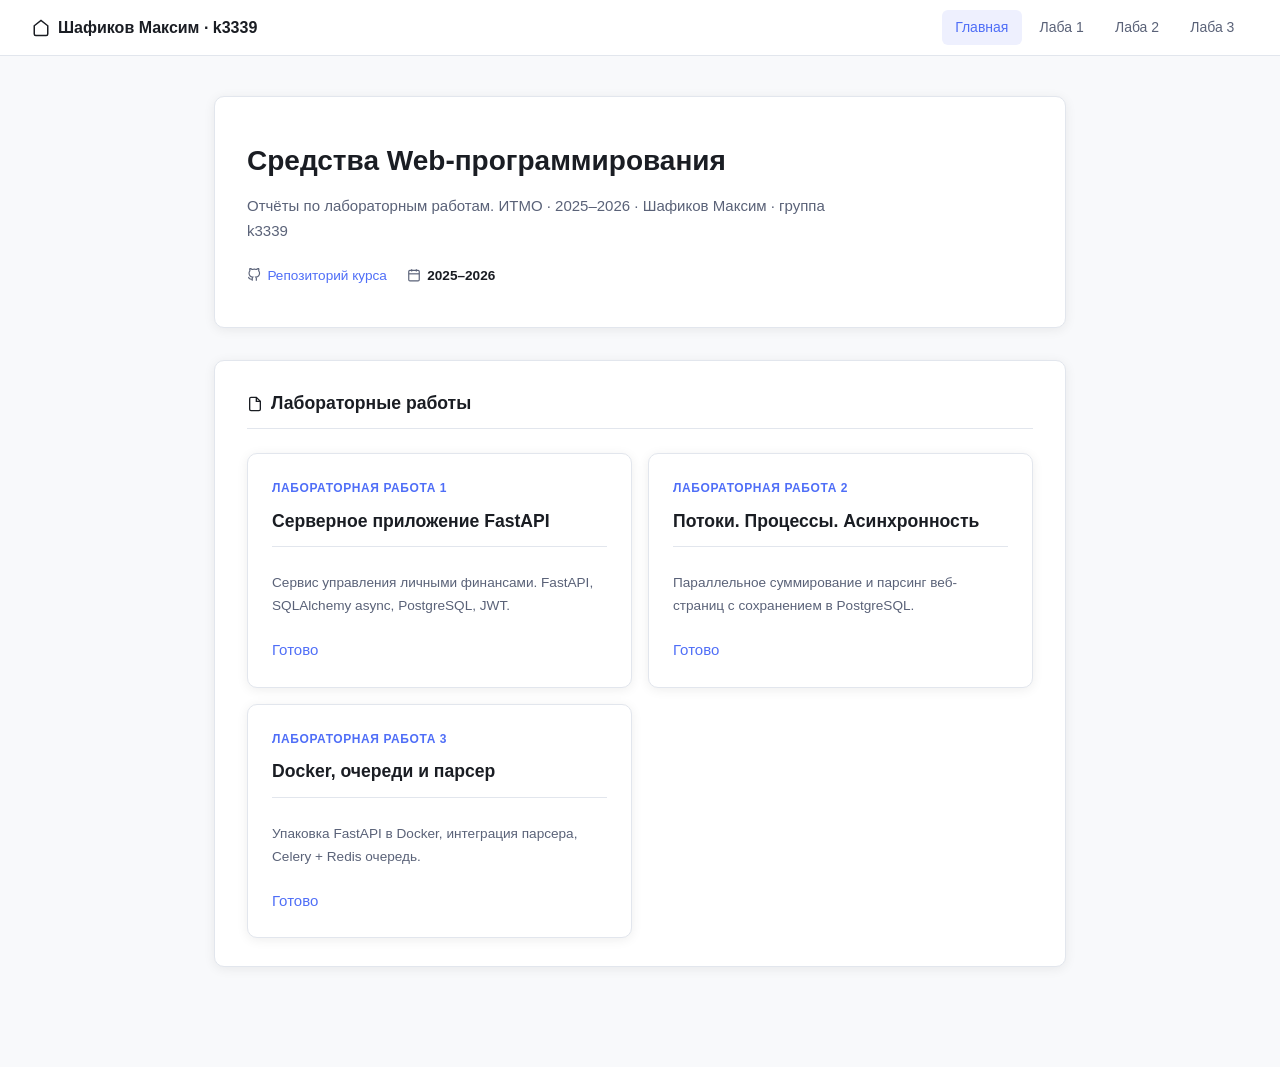
<file: docs/index.html>
<!DOCTYPE html>
<html lang="ru">
<head>
  <meta charset="UTF-8" />
  <meta name="viewport" content="width=device-width, initial-scale=1.0" />
  <title>Шафиков Максим — Web-программирование</title>
  <link rel="stylesheet" href="assets/style.css" />
</head>
<body>

<header class="site-header">
  <div class="logo">
    <svg width="18" height="18" viewBox="0 0 24 24" fill="none" stroke="currentColor" stroke-width="2"><path d="M3 9l9-7 9 7v11a2 2 0 0 1-2 2H5a2 2 0 0 1-2-2z"/></svg>
    Шафиков Максим · k3339
  </div>
  <nav>
    <a href="index.html" class="active">Главная</a>
    <a href="lr1.html">Лаба 1</a>
    <a href="lr2.html">Лаба 2</a>
    <a href="lr3.html">Лаба 3</a>
  </nav>
</header>

<div class="container">

  <div class="hero">
    <h1>Средства Web-программирования</h1>
    <p>Отчёты по лабораторным работам. ИТМО · 2025–2026 · Шафиков Максим · группа k3339</p>
    <div class="meta-row">
      <div class="meta-item">
        <svg width="14" height="14" viewBox="0 0 24 24" fill="none" stroke="currentColor" stroke-width="2"><path d="M9 19c-5 1.5-5-2.5-7-3m14 6v-3.87a3.37 3.37 0 0 0-.94-2.61c3.14-.35 6.44-1.54 6.44-7A5.44 5.44 0 0 0 20 4.77 5.07 5.07 0 0 0 19.91 1S18.73.65 16 2.48a13.38 13.38 0 0 0-7 0C6.27.65 5.09 1 5.09 1A5.07 5.07 0 0 0 5 4.77a5.44 5.44 0 0 0-1.5 3.78c0 5.42 3.3 6.61 6.44 7A3.37 3.37 0 0 0 9 18.13V22"/></svg>
        <a href="https://github.com/TonikX/ITMO_ICT_WebDevelopment_tools_2025-2026" target="_blank">Репозиторий курса</a>
      </div>
      <div class="meta-item">
        <svg width="14" height="14" viewBox="0 0 24 24" fill="none" stroke="currentColor" stroke-width="2"><rect x="3" y="4" width="18" height="18" rx="2" ry="2"/><line x1="16" y1="2" x2="16" y2="6"/><line x1="8" y1="2" x2="8" y2="6"/><line x1="3" y1="10" x2="21" y2="10"/></svg>
        <strong>2025–2026</strong>
      </div>
    </div>
  </div>

  <div class="section">
    <h2>
      <svg width="16" height="16" viewBox="0 0 24 24" fill="none" stroke="currentColor" stroke-width="2"><path d="M14 2H6a2 2 0 0 0-2 2v16a2 2 0 0 0 2 2h12a2 2 0 0 0 2-2V8z"/><polyline points="14 2 14 8 20 8"/></svg>
      Лабораторные работы
    </h2>
    <div class="lab-grid">

      <a href="lr1.html" class="lab-card">
        <span class="lab-num">Лабораторная работа 1</span>
        <h2>Серверное приложение FastAPI</h2>
        <p>Сервис управления личными финансами. FastAPI, SQLAlchemy async, PostgreSQL, JWT.</p>
        <span class="lab-status done">Готово</span>
      </a>

      <a href="lr2.html" class="lab-card">
        <span class="lab-num">Лабораторная работа 2</span>
        <h2>Потоки. Процессы. Асинхронность</h2>
        <p>Параллельное суммирование и парсинг веб-страниц с сохранением в PostgreSQL.</p>
        <span class="lab-status done">Готово</span>
      </a>

      <a href="lr3.html" class="lab-card">
        <span class="lab-num">Лабораторная работа 3</span>
        <h2>Docker, очереди и парсер</h2>
        <p>Упаковка FastAPI в Docker, интеграция парсера, Celery + Redis очередь.</p>
        <span class="lab-status done">Готово</span>
      </a>

    </div>
  </div>

</div>

</body>
</html>
</file>
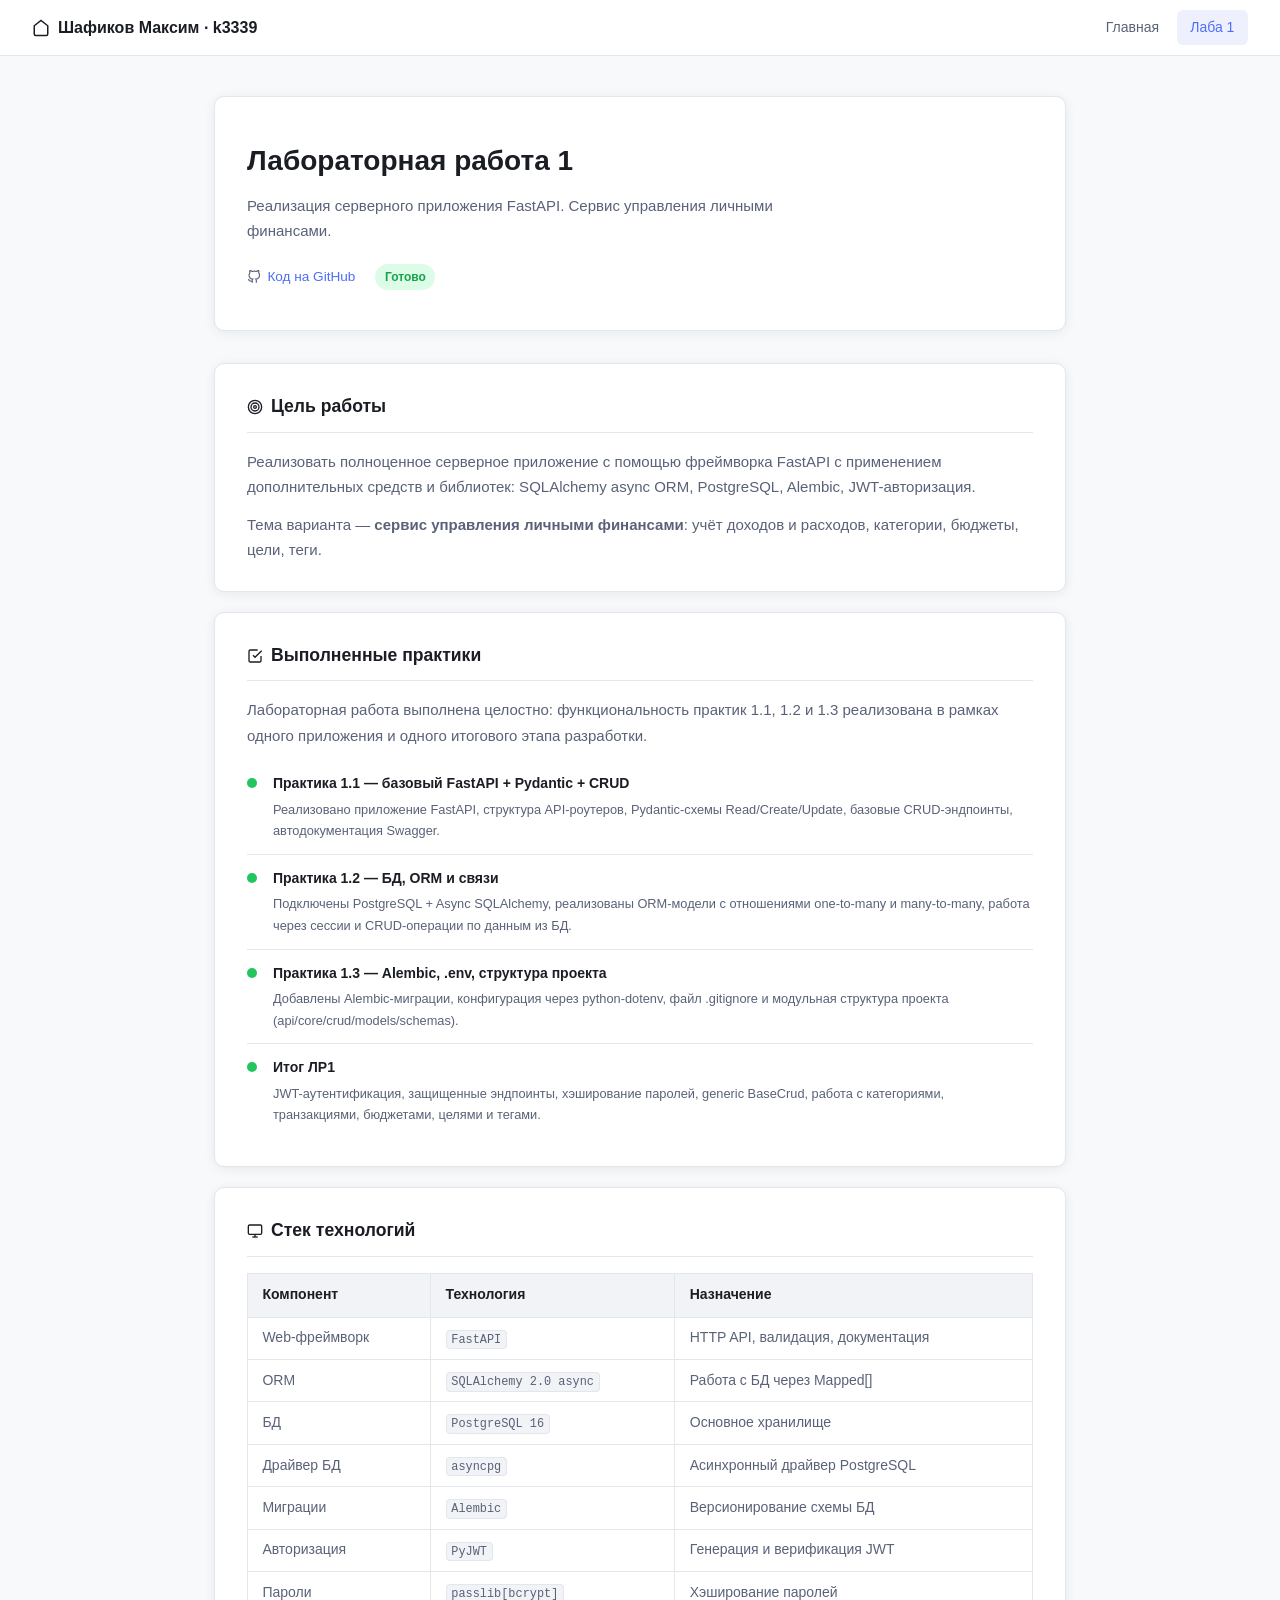
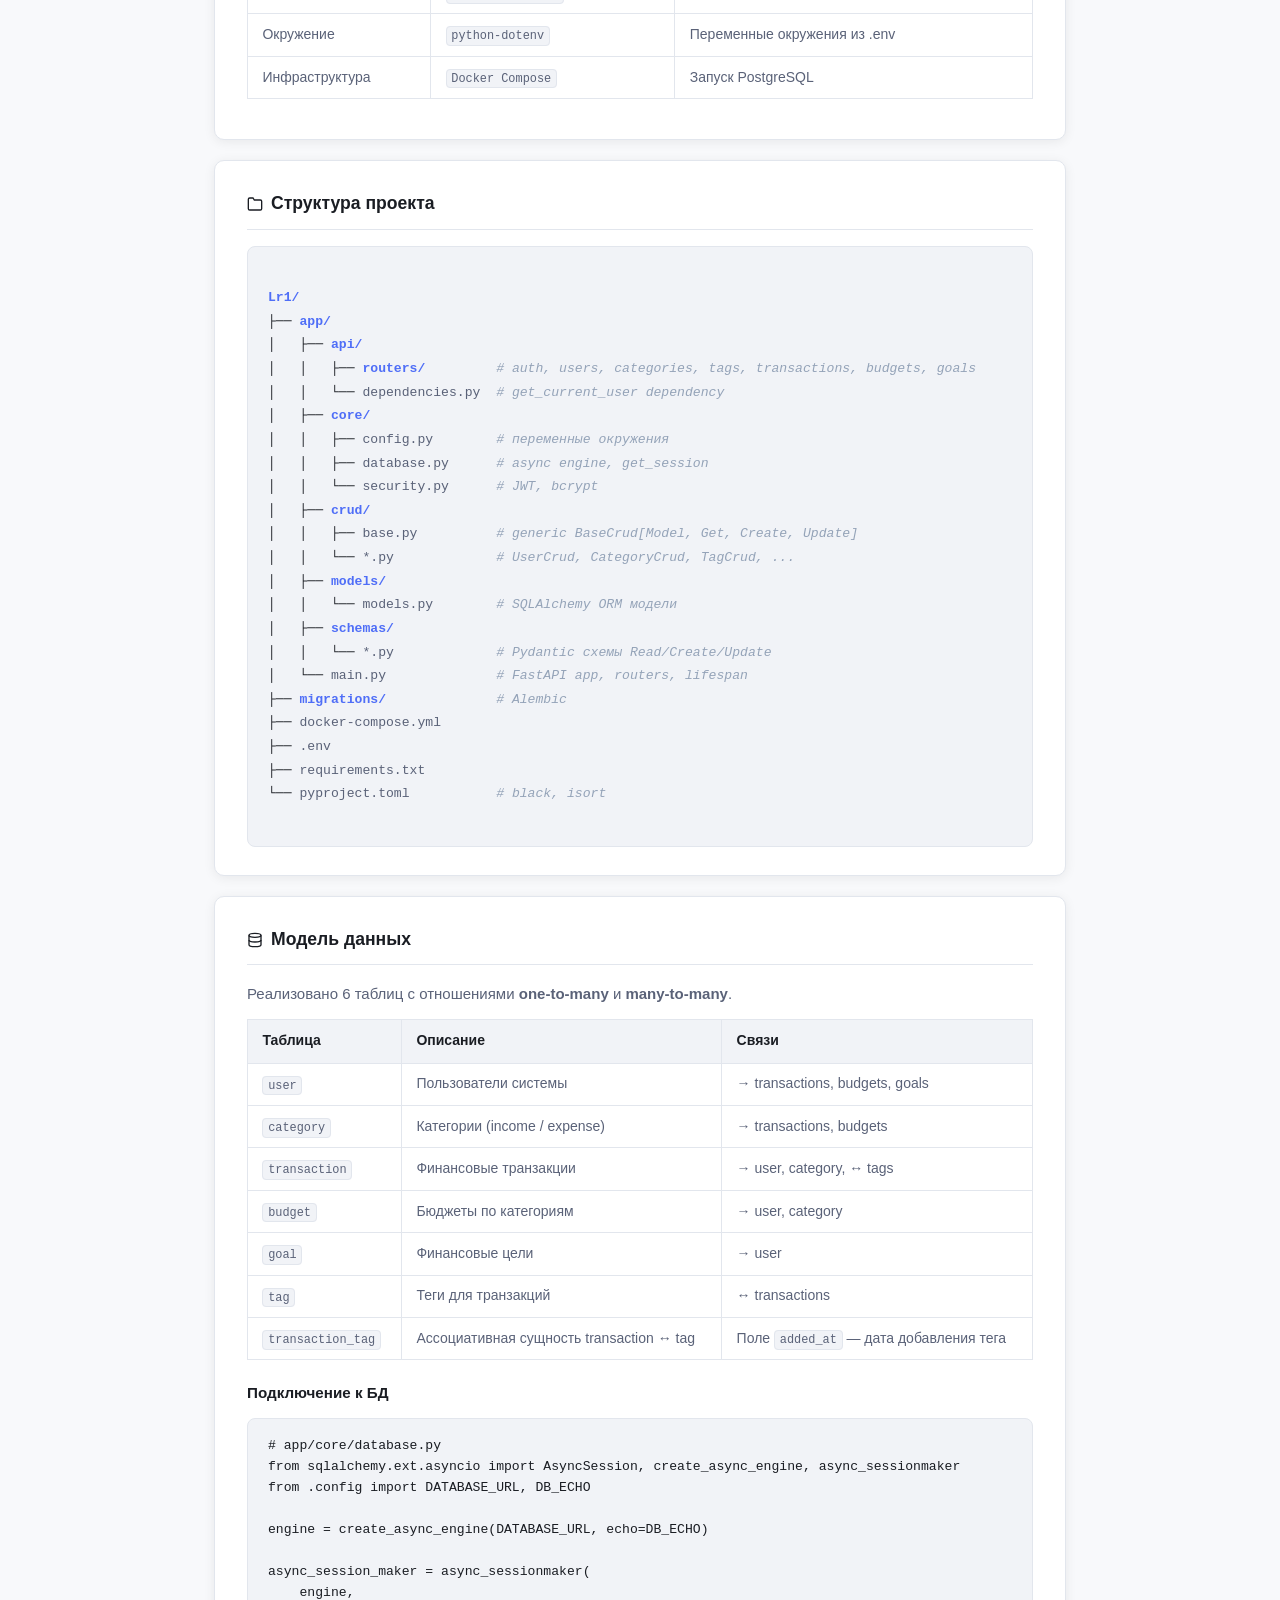
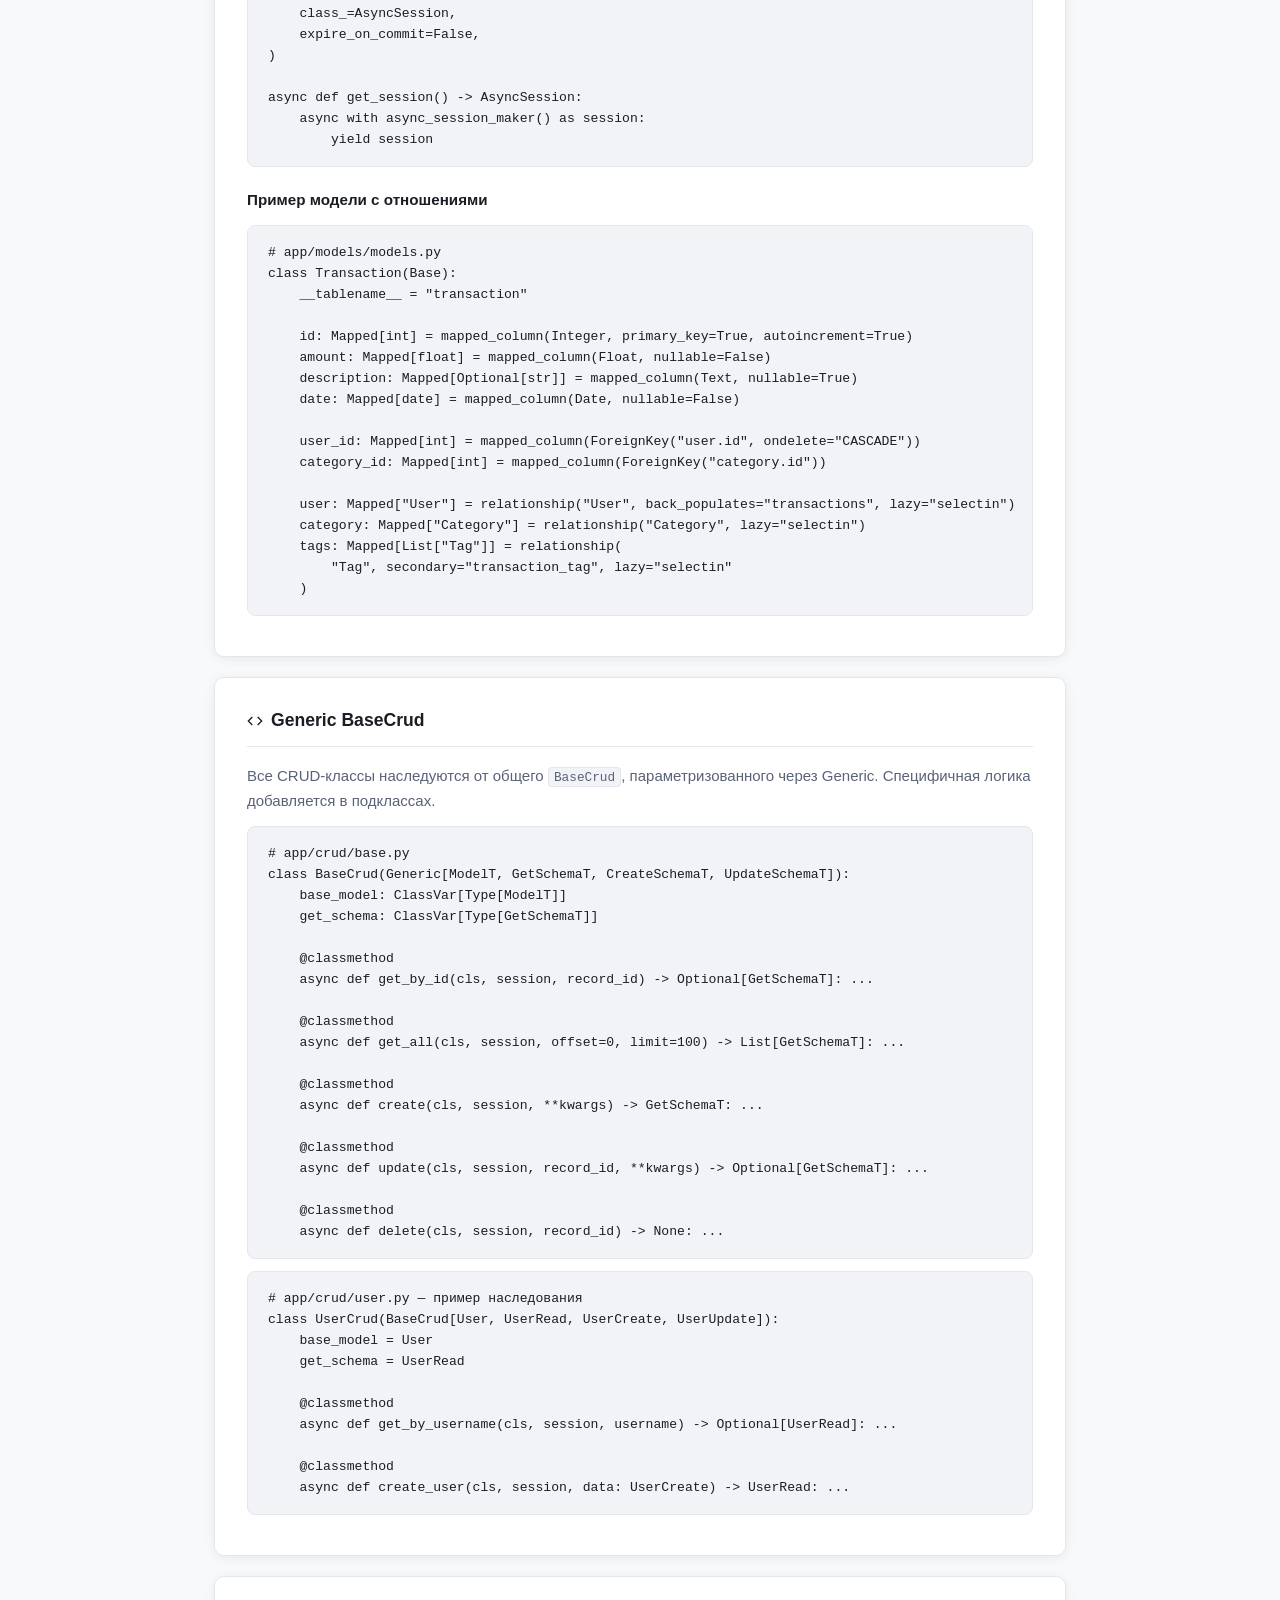
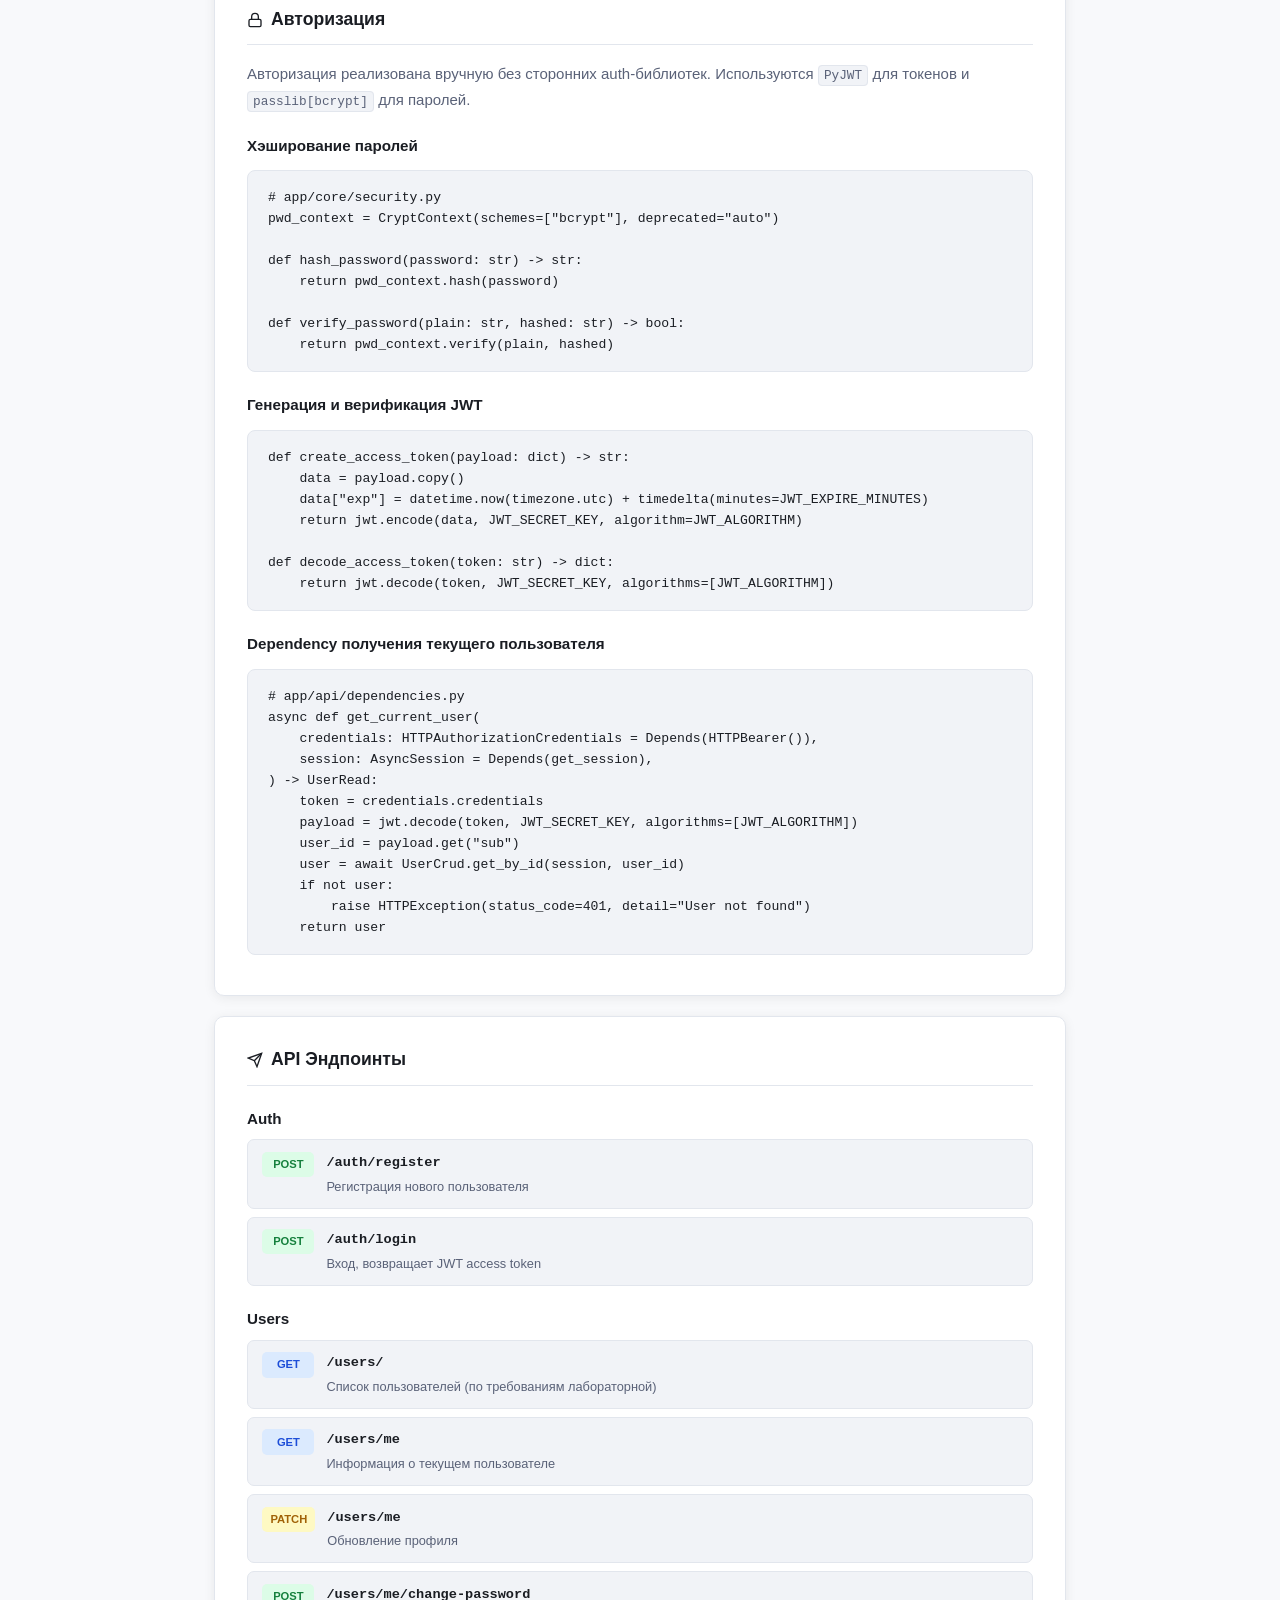
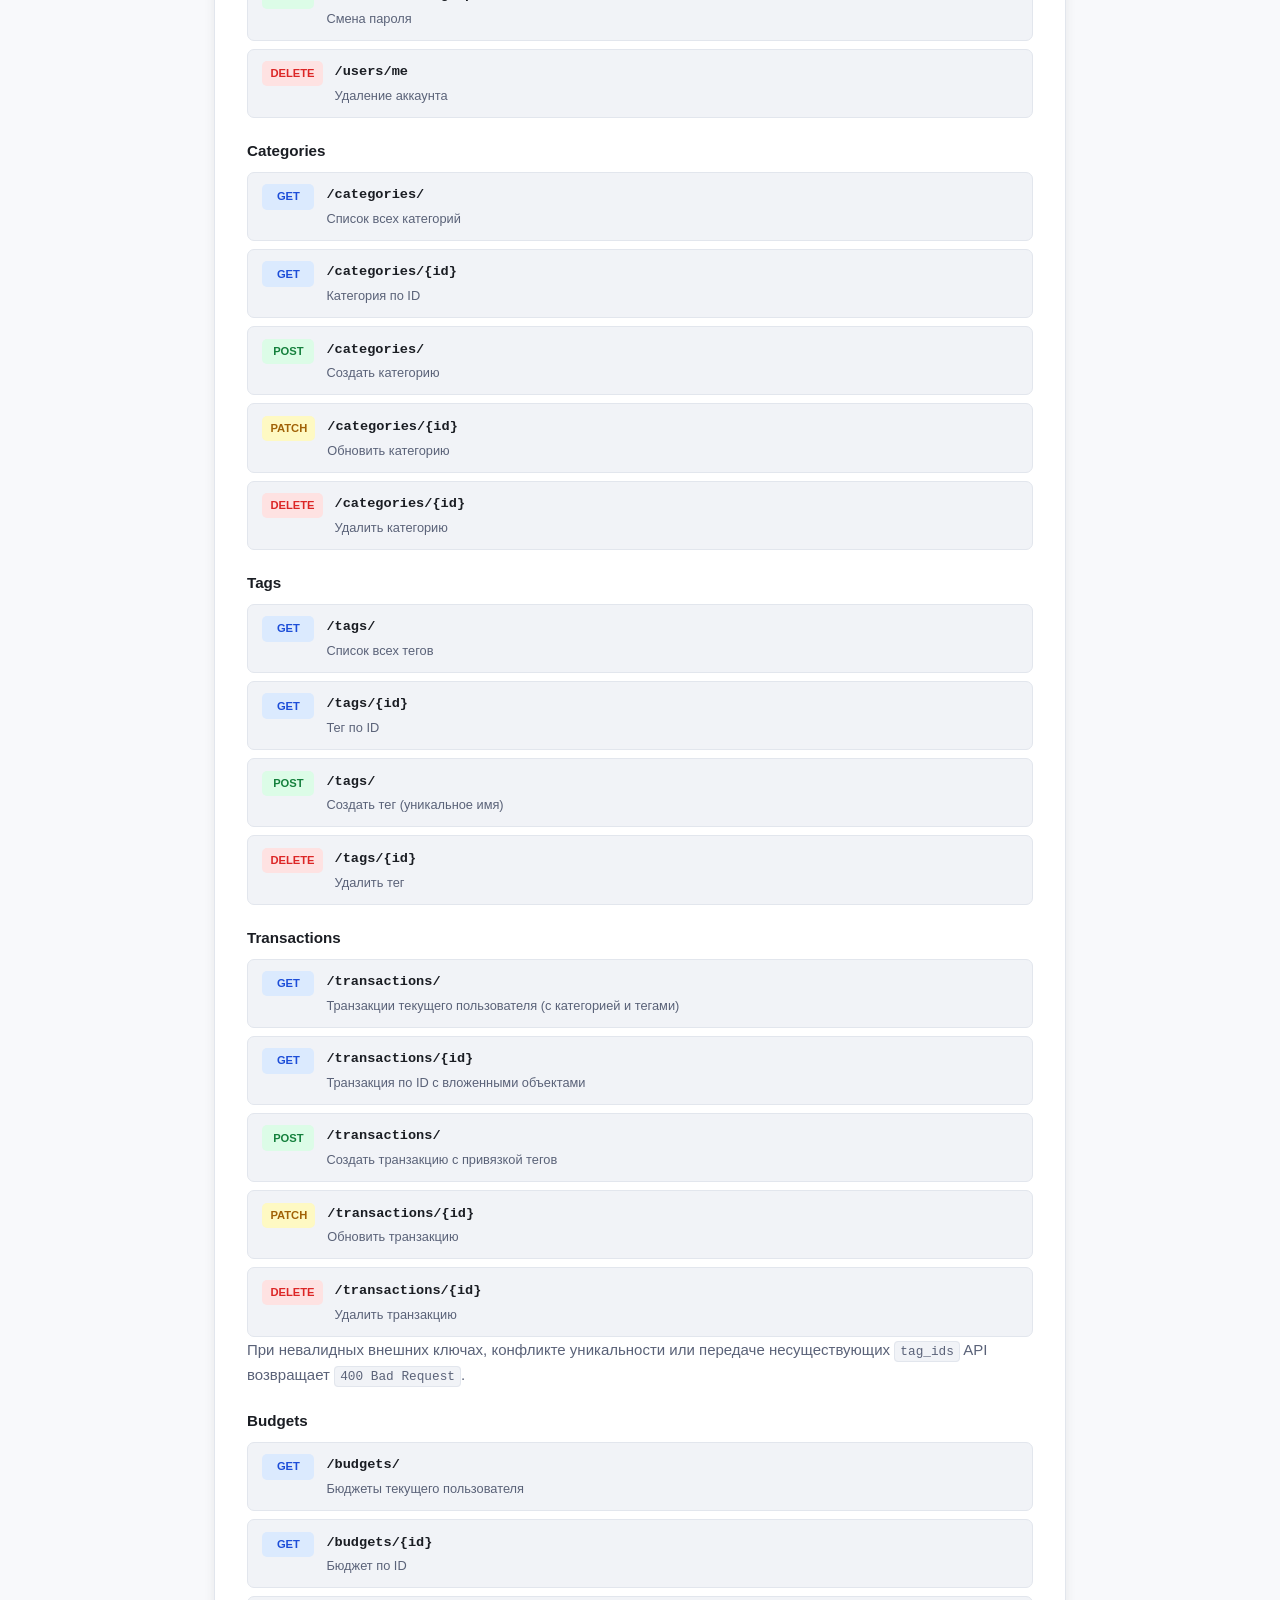
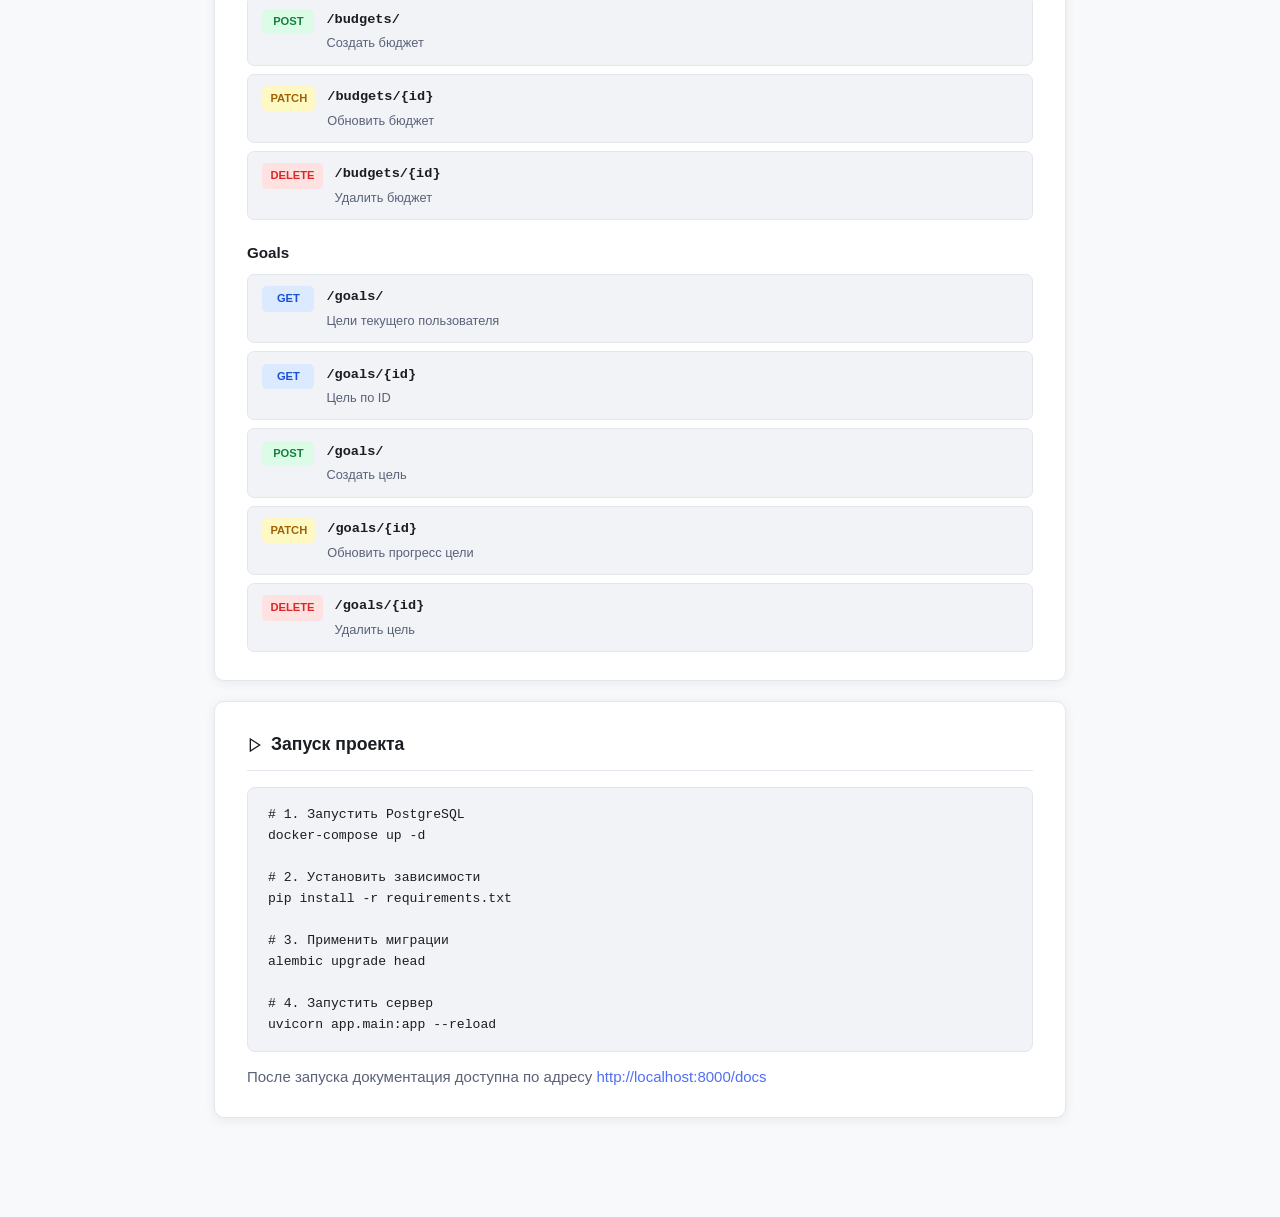
<file: docs/lr1.html>
<!DOCTYPE html>
<html lang="ru">
<head>
  <meta charset="UTF-8" />
  <meta name="viewport" content="width=device-width, initial-scale=1.0" />
  <title>Лабораторная работа 1 — Шафиков Максим</title>
  <link rel="stylesheet" href="assets/style.css" />
</head>
<body>

<header class="site-header">
  <div class="logo">
    <svg width="18" height="18" viewBox="0 0 24 24" fill="none" stroke="currentColor" stroke-width="2"><path d="M3 9l9-7 9 7v11a2 2 0 0 1-2 2H5a2 2 0 0 1-2-2z"/></svg>
    Шафиков Максим · k3339
  </div>
  <nav>
    <a href="index.html">Главная</a>
    <a href="lr1.html" class="active">Лаба 1</a>
  </nav>
</header>

<div class="container">

  <!-- Hero -->
  <div class="hero">
    <h1>Лабораторная работа 1</h1>
    <p>Реализация серверного приложения FastAPI. Сервис управления личными финансами.</p>
    <div class="meta-row">
      <div class="meta-item">
        <svg width="14" height="14" viewBox="0 0 24 24" fill="none" stroke="currentColor" stroke-width="2"><path d="M9 19c-5 1.5-5-2.5-7-3m14 6v-3.87a3.37 3.37 0 0 0-.94-2.61c3.14-.35 6.44-1.54 6.44-7A5.44 5.44 0 0 0 20 4.77 5.07 5.07 0 0 0 19.91 1S18.73.65 16 2.48a13.38 13.38 0 0 0-7 0C6.27.65 5.09 1 5.09 1A5.07 5.07 0 0 0 5 4.77a5.44 5.44 0 0 0-1.5 3.78c0 5.42 3.3 6.61 6.44 7A3.37 3.37 0 0 0 9 18.13V22"/></svg>
        <a href="https://github.com/MrAmfix/ITMO_ICT_WebDevelopment_tools_2025-2026/tree/lab1" target="_blank">Код на GitHub</a>
      </div>
      <div class="meta-item"><span class="badge">Готово</span></div>
    </div>
  </div>

  <!-- Цель -->
  <div class="section">
    <h2>
      <svg width="16" height="16" viewBox="0 0 24 24" fill="none" stroke="currentColor" stroke-width="2"><circle cx="12" cy="12" r="10"/><circle cx="12" cy="12" r="6"/><circle cx="12" cy="12" r="2"/></svg>
      Цель работы
    </h2>
    <p>Реализовать полноценное серверное приложение с помощью фреймворка FastAPI с применением дополнительных средств и библиотек: SQLAlchemy async ORM, PostgreSQL, Alembic, JWT-авторизация.</p>
    <p>Тема варианта — <strong>сервис управления личными финансами</strong>: учёт доходов и расходов, категории, бюджеты, цели, теги.</p>
  </div>

  <!-- Практики -->
  <div class="section">
    <h2>
      <svg width="16" height="16" viewBox="0 0 24 24" fill="none" stroke="currentColor" stroke-width="2"><polyline points="9 11 12 14 22 4"/><path d="M21 12v7a2 2 0 0 1-2 2H5a2 2 0 0 1-2-2V5a2 2 0 0 1 2-2h11"/></svg>
      Выполненные практики
    </h2>
    <p>Лабораторная работа выполнена целостно: функциональность практик 1.1, 1.2 и 1.3 реализована в рамках одного приложения и одного итогового этапа разработки.</p>

    <div class="timeline">
      <div class="timeline-item">
        <div class="commit-dot" style="background: var(--success)"></div>
        <div class="commit-info">
          <div class="commit-msg">Практика 1.1 — базовый FastAPI + Pydantic + CRUD</div>
          <div class="commit-sub">Реализовано приложение FastAPI, структура API-роутеров, Pydantic-схемы Read/Create/Update, базовые CRUD-эндпоинты, автодокументация Swagger.</div>
        </div>
      </div>
      <div class="timeline-item">
        <div class="commit-dot" style="background: var(--success)"></div>
        <div class="commit-info">
          <div class="commit-msg">Практика 1.2 — БД, ORM и связи</div>
          <div class="commit-sub">Подключены PostgreSQL + Async SQLAlchemy, реализованы ORM-модели с отношениями one-to-many и many-to-many, работа через сессии и CRUD-операции по данным из БД.</div>
        </div>
      </div>
      <div class="timeline-item">
        <div class="commit-dot" style="background: var(--success)"></div>
        <div class="commit-info">
          <div class="commit-msg">Практика 1.3 — Alembic, .env, структура проекта</div>
          <div class="commit-sub">Добавлены Alembic-миграции, конфигурация через python-dotenv, файл .gitignore и модульная структура проекта (api/core/crud/models/schemas).</div>
        </div>
      </div>
      <div class="timeline-item">
        <div class="commit-dot" style="background: var(--success)"></div>
        <div class="commit-info">
          <div class="commit-msg">Итог ЛР1</div>
          <div class="commit-sub">JWT-аутентификация, защищенные эндпоинты, хэширование паролей, generic BaseCrud, работа с категориями, транзакциями, бюджетами, целями и тегами.</div>
        </div>
      </div>
    </div>
  </div>

  <!-- Стек -->
  <div class="section">
    <h2>
      <svg width="16" height="16" viewBox="0 0 24 24" fill="none" stroke="currentColor" stroke-width="2"><rect x="2" y="3" width="20" height="14" rx="2"/><line x1="8" y1="21" x2="16" y2="21"/><line x1="12" y1="17" x2="12" y2="21"/></svg>
      Стек технологий
    </h2>
    <div class="table-wrap">
      <table>
        <thead>
          <tr><th>Компонент</th><th>Технология</th><th>Назначение</th></tr>
        </thead>
        <tbody>
          <tr><td>Web-фреймворк</td><td><code>FastAPI</code></td><td>HTTP API, валидация, документация</td></tr>
          <tr><td>ORM</td><td><code>SQLAlchemy 2.0 async</code></td><td>Работа с БД через Mapped[]</td></tr>
          <tr><td>БД</td><td><code>PostgreSQL 16</code></td><td>Основное хранилище</td></tr>
          <tr><td>Драйвер БД</td><td><code>asyncpg</code></td><td>Асинхронный драйвер PostgreSQL</td></tr>
          <tr><td>Миграции</td><td><code>Alembic</code></td><td>Версионирование схемы БД</td></tr>
          <tr><td>Авторизация</td><td><code>PyJWT</code></td><td>Генерация и верификация JWT</td></tr>
          <tr><td>Пароли</td><td><code>passlib[bcrypt]</code></td><td>Хэширование паролей</td></tr>
          <tr><td>Окружение</td><td><code>python-dotenv</code></td><td>Переменные окружения из .env</td></tr>
          <tr><td>Инфраструктура</td><td><code>Docker Compose</code></td><td>Запуск PostgreSQL</td></tr>
        </tbody>
      </table>
    </div>
  </div>

  <!-- Структура проекта -->
  <div class="section">
    <h2>
      <svg width="16" height="16" viewBox="0 0 24 24" fill="none" stroke="currentColor" stroke-width="2"><path d="M22 19a2 2 0 0 1-2 2H4a2 2 0 0 1-2-2V5a2 2 0 0 1 2-2h5l2 3h9a2 2 0 0 1 2 2z"/></svg>
      Структура проекта
    </h2>
    <div class="file-tree">
<span class="dir">Lr1/</span>
├── <span class="dir">app/</span>
│   ├── <span class="dir">api/</span>
│   │   ├── <span class="dir">routers/</span>   <span class="note">      # auth, users, categories, tags, transactions, budgets, goals</span>
│   │   └── <span class="file">dependencies.py</span>  <span class="note"># get_current_user dependency</span>
│   ├── <span class="dir">core/</span>
│   │   ├── <span class="file">config.py</span>        <span class="note"># переменные окружения</span>
│   │   ├── <span class="file">database.py</span>      <span class="note"># async engine, get_session</span>
│   │   └── <span class="file">security.py</span>      <span class="note"># JWT, bcrypt</span>
│   ├── <span class="dir">crud/</span>
│   │   ├── <span class="file">base.py</span>          <span class="note"># generic BaseCrud[Model, Get, Create, Update]</span>
│   │   └── <span class="file">*.py</span>             <span class="note"># UserCrud, CategoryCrud, TagCrud, ...</span>
│   ├── <span class="dir">models/</span>
│   │   └── <span class="file">models.py</span>        <span class="note"># SQLAlchemy ORM модели</span>
│   ├── <span class="dir">schemas/</span>
│   │   └── <span class="file">*.py</span>             <span class="note"># Pydantic схемы Read/Create/Update</span>
│   └── <span class="file">main.py</span>              <span class="note"># FastAPI app, routers, lifespan</span>
├── <span class="dir">migrations/</span>              <span class="note"># Alembic</span>
├── <span class="file">docker-compose.yml</span>
├── <span class="file">.env</span>
├── <span class="file">requirements.txt</span>
└── <span class="file">pyproject.toml</span>           <span class="note"># black, isort</span>
    </div>
  </div>

  <!-- Модель данных -->
  <div class="section">
    <h2>
      <svg width="16" height="16" viewBox="0 0 24 24" fill="none" stroke="currentColor" stroke-width="2"><ellipse cx="12" cy="5" rx="9" ry="3"/><path d="M21 12c0 1.66-4 3-9 3s-9-1.34-9-3"/><path d="M3 5v14c0 1.66 4 3 9 3s9-1.34 9-3V5"/></svg>
      Модель данных
    </h2>
    <p>Реализовано 6 таблиц с отношениями <strong>one-to-many</strong> и <strong>many-to-many</strong>.</p>
    <div class="table-wrap">
      <table>
        <thead>
          <tr><th>Таблица</th><th>Описание</th><th>Связи</th></tr>
        </thead>
        <tbody>
          <tr><td><code>user</code></td><td>Пользователи системы</td><td>→ transactions, budgets, goals</td></tr>
          <tr><td><code>category</code></td><td>Категории (income / expense)</td><td>→ transactions, budgets</td></tr>
          <tr><td><code>transaction</code></td><td>Финансовые транзакции</td><td>→ user, category, ↔ tags</td></tr>
          <tr><td><code>budget</code></td><td>Бюджеты по категориям</td><td>→ user, category</td></tr>
          <tr><td><code>goal</code></td><td>Финансовые цели</td><td>→ user</td></tr>
          <tr><td><code>tag</code></td><td>Теги для транзакций</td><td>↔ transactions</td></tr>
          <tr>
            <td><code>transaction_tag</code></td>
            <td>Ассоциативная сущность transaction ↔ tag</td>
            <td>Поле <code>added_at</code> — дата добавления тега</td>
          </tr>
        </tbody>
      </table>
    </div>

    <h3>Подключение к БД</h3>
    <pre><code># app/core/database.py
from sqlalchemy.ext.asyncio import AsyncSession, create_async_engine, async_sessionmaker
from .config import DATABASE_URL, DB_ECHO

engine = create_async_engine(DATABASE_URL, echo=DB_ECHO)

async_session_maker = async_sessionmaker(
    engine,
    class_=AsyncSession,
    expire_on_commit=False,
)

async def get_session() -> AsyncSession:
    async with async_session_maker() as session:
        yield session</code></pre>

    <h3>Пример модели с отношениями</h3>
    <pre><code># app/models/models.py
class Transaction(Base):
    __tablename__ = "transaction"

    id: Mapped[int] = mapped_column(Integer, primary_key=True, autoincrement=True)
    amount: Mapped[float] = mapped_column(Float, nullable=False)
    description: Mapped[Optional[str]] = mapped_column(Text, nullable=True)
    date: Mapped[date] = mapped_column(Date, nullable=False)

    user_id: Mapped[int] = mapped_column(ForeignKey("user.id", ondelete="CASCADE"))
    category_id: Mapped[int] = mapped_column(ForeignKey("category.id"))

    user: Mapped["User"] = relationship("User", back_populates="transactions", lazy="selectin")
    category: Mapped["Category"] = relationship("Category", lazy="selectin")
    tags: Mapped[List["Tag"]] = relationship(
        "Tag", secondary="transaction_tag", lazy="selectin"
    )</code></pre>
  </div>

  <!-- Generic CRUD -->
  <div class="section">
    <h2>
      <svg width="16" height="16" viewBox="0 0 24 24" fill="none" stroke="currentColor" stroke-width="2"><polyline points="16 18 22 12 16 6"/><polyline points="8 6 2 12 8 18"/></svg>
      Generic BaseCrud
    </h2>
    <p>Все CRUD-классы наследуются от общего <code>BaseCrud</code>, параметризованного через Generic. Специфичная логика добавляется в подклассах.</p>
    <pre><code># app/crud/base.py
class BaseCrud(Generic[ModelT, GetSchemaT, CreateSchemaT, UpdateSchemaT]):
    base_model: ClassVar[Type[ModelT]]
    get_schema: ClassVar[Type[GetSchemaT]]

    @classmethod
    async def get_by_id(cls, session, record_id) -> Optional[GetSchemaT]: ...

    @classmethod
    async def get_all(cls, session, offset=0, limit=100) -> List[GetSchemaT]: ...

    @classmethod
    async def create(cls, session, **kwargs) -> GetSchemaT: ...

    @classmethod
    async def update(cls, session, record_id, **kwargs) -> Optional[GetSchemaT]: ...

    @classmethod
    async def delete(cls, session, record_id) -> None: ...</code></pre>

    <pre><code># app/crud/user.py — пример наследования
class UserCrud(BaseCrud[User, UserRead, UserCreate, UserUpdate]):
    base_model = User
    get_schema = UserRead

    @classmethod
    async def get_by_username(cls, session, username) -> Optional[UserRead]: ...

    @classmethod
    async def create_user(cls, session, data: UserCreate) -> UserRead: ...</code></pre>
  </div>

  <!-- Авторизация -->
  <div class="section">
    <h2>
      <svg width="16" height="16" viewBox="0 0 24 24" fill="none" stroke="currentColor" stroke-width="2"><rect x="3" y="11" width="18" height="11" rx="2" ry="2"/><path d="M7 11V7a5 5 0 0 1 10 0v4"/></svg>
      Авторизация
    </h2>
    <p>Авторизация реализована вручную без сторонних auth-библиотек. Используются <code>PyJWT</code> для токенов и <code>passlib[bcrypt]</code> для паролей.</p>

    <h3>Хэширование паролей</h3>
    <pre><code># app/core/security.py
pwd_context = CryptContext(schemes=["bcrypt"], deprecated="auto")

def hash_password(password: str) -> str:
    return pwd_context.hash(password)

def verify_password(plain: str, hashed: str) -> bool:
    return pwd_context.verify(plain, hashed)</code></pre>

    <h3>Генерация и верификация JWT</h3>
    <pre><code>def create_access_token(payload: dict) -> str:
    data = payload.copy()
    data["exp"] = datetime.now(timezone.utc) + timedelta(minutes=JWT_EXPIRE_MINUTES)
    return jwt.encode(data, JWT_SECRET_KEY, algorithm=JWT_ALGORITHM)

def decode_access_token(token: str) -> dict:
    return jwt.decode(token, JWT_SECRET_KEY, algorithms=[JWT_ALGORITHM])</code></pre>

    <h3>Dependency получения текущего пользователя</h3>
    <pre><code># app/api/dependencies.py
async def get_current_user(
    credentials: HTTPAuthorizationCredentials = Depends(HTTPBearer()),
    session: AsyncSession = Depends(get_session),
) -> UserRead:
    token = credentials.credentials
    payload = jwt.decode(token, JWT_SECRET_KEY, algorithms=[JWT_ALGORITHM])
    user_id = payload.get("sub")
    user = await UserCrud.get_by_id(session, user_id)
    if not user:
        raise HTTPException(status_code=401, detail="User not found")
    return user</code></pre>
  </div>

  <!-- Эндпоинты -->
  <div class="section">
    <h2>
      <svg width="16" height="16" viewBox="0 0 24 24" fill="none" stroke="currentColor" stroke-width="2"><line x1="22" y1="2" x2="11" y2="13"/><polygon points="22 2 15 22 11 13 2 9 22 2"/></svg>
      API Эндпоинты
    </h2>

    <h3>Auth</h3>
    <div class="endpoint-list">
      <div class="endpoint">
        <span class="method post">POST</span>
        <div><div class="endpoint-path">/auth/register</div><div class="endpoint-desc">Регистрация нового пользователя</div></div>
      </div>
      <div class="endpoint">
        <span class="method post">POST</span>
        <div><div class="endpoint-path">/auth/login</div><div class="endpoint-desc">Вход, возвращает JWT access token</div></div>
      </div>
    </div>

    <h3>Users</h3>
    <div class="endpoint-list">
      <div class="endpoint">
        <span class="method get">GET</span>
        <div><div class="endpoint-path">/users/</div><div class="endpoint-desc">Список пользователей (по требованиям лабораторной)</div></div>
      </div>
      <div class="endpoint">
        <span class="method get">GET</span>
        <div><div class="endpoint-path">/users/me</div><div class="endpoint-desc">Информация о текущем пользователе</div></div>
      </div>
      <div class="endpoint">
        <span class="method patch">PATCH</span>
        <div><div class="endpoint-path">/users/me</div><div class="endpoint-desc">Обновление профиля</div></div>
      </div>
      <div class="endpoint">
        <span class="method post">POST</span>
        <div><div class="endpoint-path">/users/me/change-password</div><div class="endpoint-desc">Смена пароля</div></div>
      </div>
      <div class="endpoint">
        <span class="method delete">DELETE</span>
        <div><div class="endpoint-path">/users/me</div><div class="endpoint-desc">Удаление аккаунта</div></div>
      </div>
    </div>

    <h3>Categories</h3>
    <div class="endpoint-list">
      <div class="endpoint"><span class="method get">GET</span><div><div class="endpoint-path">/categories/</div><div class="endpoint-desc">Список всех категорий</div></div></div>
      <div class="endpoint"><span class="method get">GET</span><div><div class="endpoint-path">/categories/{id}</div><div class="endpoint-desc">Категория по ID</div></div></div>
      <div class="endpoint"><span class="method post">POST</span><div><div class="endpoint-path">/categories/</div><div class="endpoint-desc">Создать категорию</div></div></div>
      <div class="endpoint"><span class="method patch">PATCH</span><div><div class="endpoint-path">/categories/{id}</div><div class="endpoint-desc">Обновить категорию</div></div></div>
      <div class="endpoint"><span class="method delete">DELETE</span><div><div class="endpoint-path">/categories/{id}</div><div class="endpoint-desc">Удалить категорию</div></div></div>
    </div>

    <h3>Tags</h3>
    <div class="endpoint-list">
      <div class="endpoint"><span class="method get">GET</span><div><div class="endpoint-path">/tags/</div><div class="endpoint-desc">Список всех тегов</div></div></div>
      <div class="endpoint"><span class="method get">GET</span><div><div class="endpoint-path">/tags/{id}</div><div class="endpoint-desc">Тег по ID</div></div></div>
      <div class="endpoint"><span class="method post">POST</span><div><div class="endpoint-path">/tags/</div><div class="endpoint-desc">Создать тег (уникальное имя)</div></div></div>
      <div class="endpoint"><span class="method delete">DELETE</span><div><div class="endpoint-path">/tags/{id}</div><div class="endpoint-desc">Удалить тег</div></div></div>
    </div>

    <h3>Transactions</h3>
    <div class="endpoint-list">
      <div class="endpoint"><span class="method get">GET</span><div><div class="endpoint-path">/transactions/</div><div class="endpoint-desc">Транзакции текущего пользователя (с категорией и тегами)</div></div></div>
      <div class="endpoint"><span class="method get">GET</span><div><div class="endpoint-path">/transactions/{id}</div><div class="endpoint-desc">Транзакция по ID с вложенными объектами</div></div></div>
      <div class="endpoint"><span class="method post">POST</span><div><div class="endpoint-path">/transactions/</div><div class="endpoint-desc">Создать транзакцию с привязкой тегов</div></div></div>
      <div class="endpoint"><span class="method patch">PATCH</span><div><div class="endpoint-path">/transactions/{id}</div><div class="endpoint-desc">Обновить транзакцию</div></div></div>
      <div class="endpoint"><span class="method delete">DELETE</span><div><div class="endpoint-path">/transactions/{id}</div><div class="endpoint-desc">Удалить транзакцию</div></div></div>
    </div>
    <p>При невалидных внешних ключах, конфликте уникальности или передаче несуществующих <code>tag_ids</code> API возвращает <code>400 Bad Request</code>.</p>

    <h3>Budgets</h3>
    <div class="endpoint-list">
      <div class="endpoint"><span class="method get">GET</span><div><div class="endpoint-path">/budgets/</div><div class="endpoint-desc">Бюджеты текущего пользователя</div></div></div>
      <div class="endpoint"><span class="method get">GET</span><div><div class="endpoint-path">/budgets/{id}</div><div class="endpoint-desc">Бюджет по ID</div></div></div>
      <div class="endpoint"><span class="method post">POST</span><div><div class="endpoint-path">/budgets/</div><div class="endpoint-desc">Создать бюджет</div></div></div>
      <div class="endpoint"><span class="method patch">PATCH</span><div><div class="endpoint-path">/budgets/{id}</div><div class="endpoint-desc">Обновить бюджет</div></div></div>
      <div class="endpoint"><span class="method delete">DELETE</span><div><div class="endpoint-path">/budgets/{id}</div><div class="endpoint-desc">Удалить бюджет</div></div></div>
    </div>

    <h3>Goals</h3>
    <div class="endpoint-list">
      <div class="endpoint"><span class="method get">GET</span><div><div class="endpoint-path">/goals/</div><div class="endpoint-desc">Цели текущего пользователя</div></div></div>
      <div class="endpoint"><span class="method get">GET</span><div><div class="endpoint-path">/goals/{id}</div><div class="endpoint-desc">Цель по ID</div></div></div>
      <div class="endpoint"><span class="method post">POST</span><div><div class="endpoint-path">/goals/</div><div class="endpoint-desc">Создать цель</div></div></div>
      <div class="endpoint"><span class="method patch">PATCH</span><div><div class="endpoint-path">/goals/{id}</div><div class="endpoint-desc">Обновить прогресс цели</div></div></div>
      <div class="endpoint"><span class="method delete">DELETE</span><div><div class="endpoint-path">/goals/{id}</div><div class="endpoint-desc">Удалить цель</div></div></div>
    </div>
  </div>

  <!-- Запуск -->
  <div class="section">
    <h2>
      <svg width="16" height="16" viewBox="0 0 24 24" fill="none" stroke="currentColor" stroke-width="2"><polygon points="5 3 19 12 5 21 5 3"/></svg>
      Запуск проекта
    </h2>
    <pre><code># 1. Запустить PostgreSQL
docker-compose up -d

# 2. Установить зависимости
pip install -r requirements.txt

# 3. Применить миграции
alembic upgrade head

# 4. Запустить сервер
uvicorn app.main:app --reload</code></pre>
    <p>После запуска документация доступна по адресу <a href="http://localhost:8000/docs" target="_blank">http://localhost:8000/docs</a></p>
  </div>

</div>
</body>
</html>
</file>
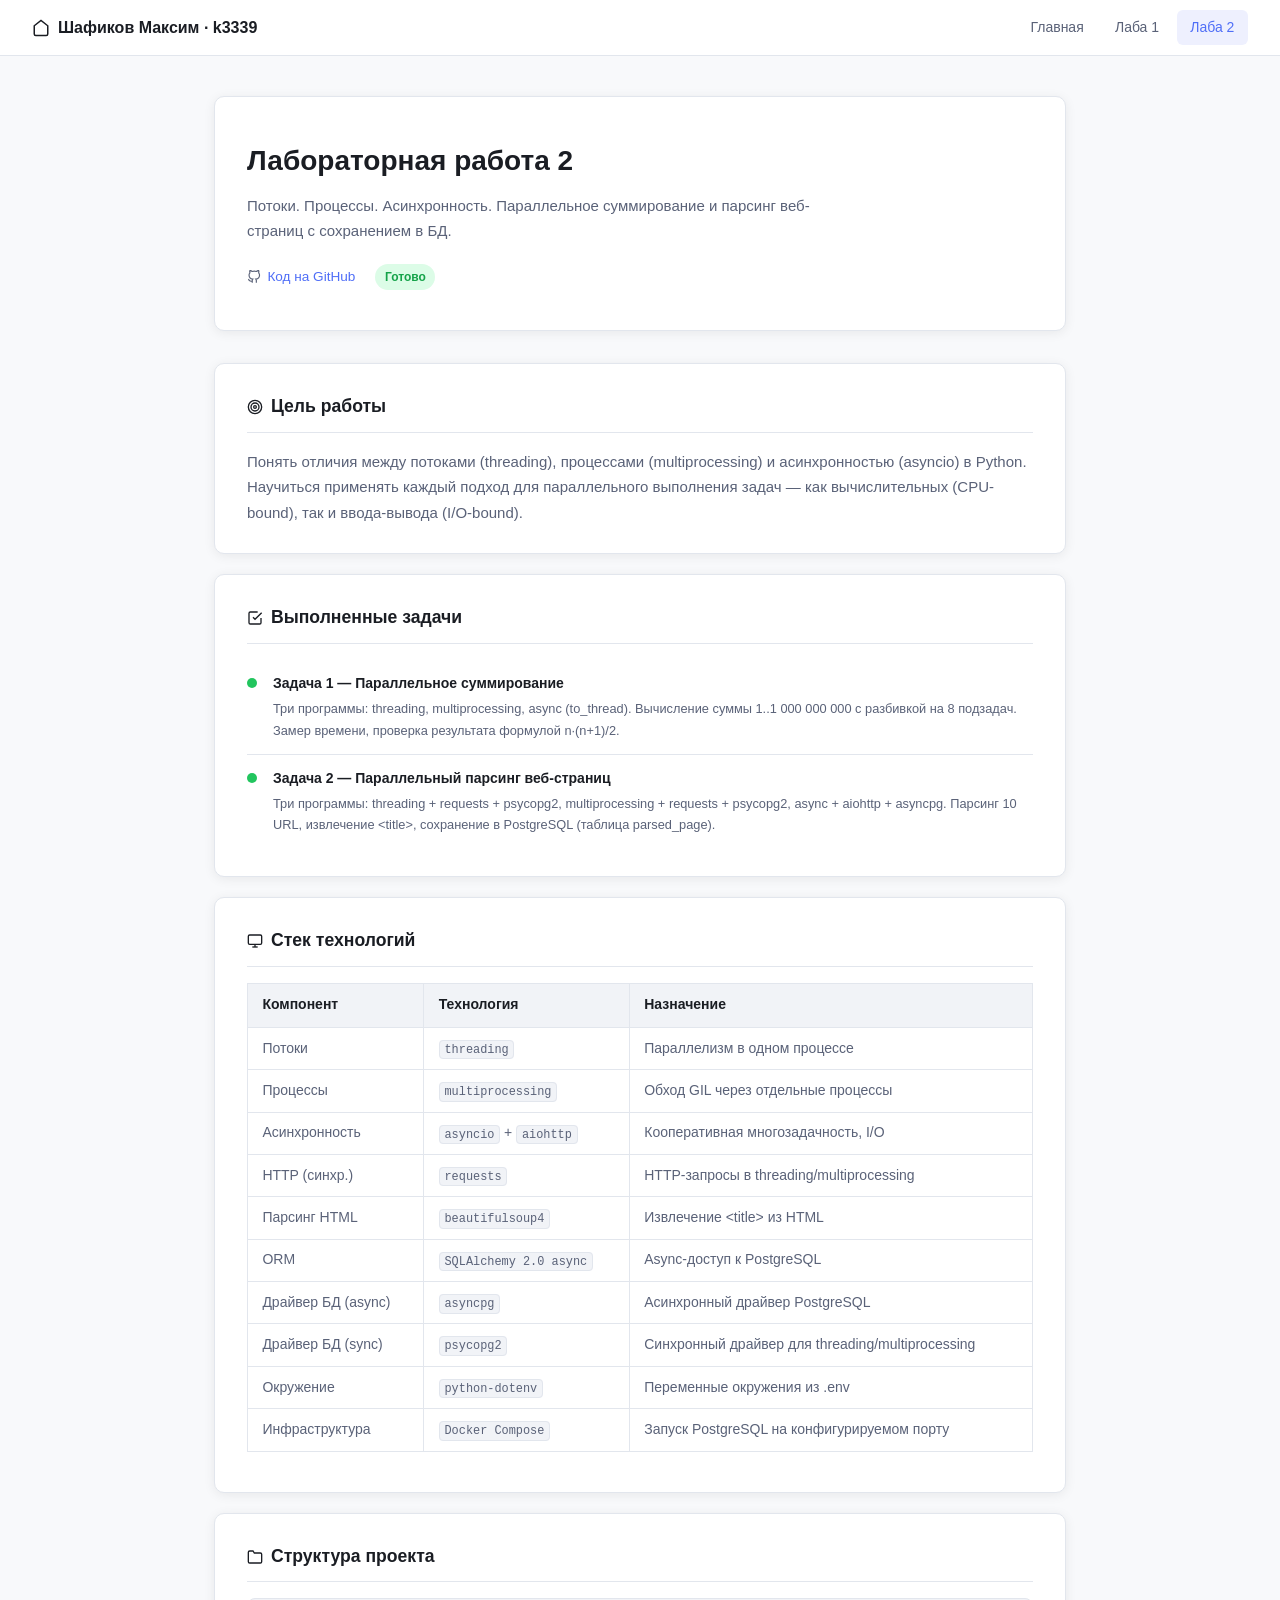
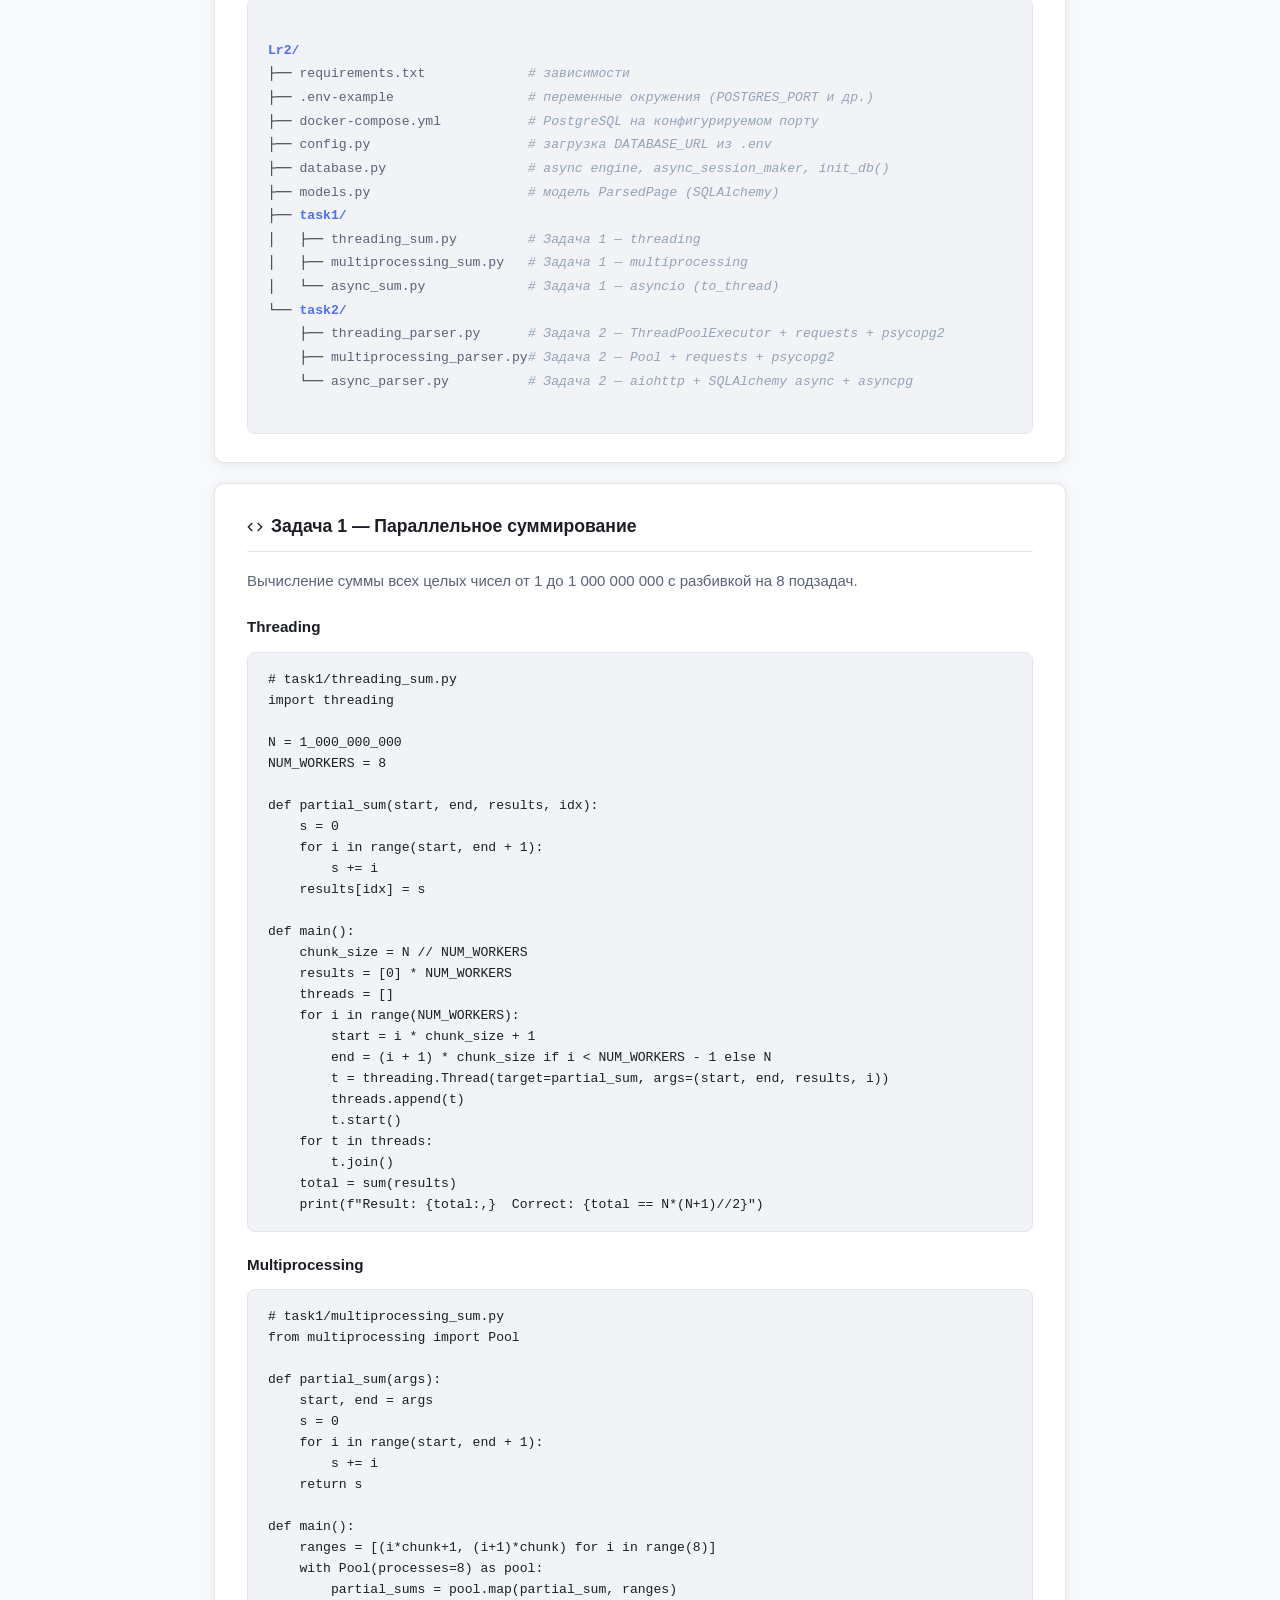
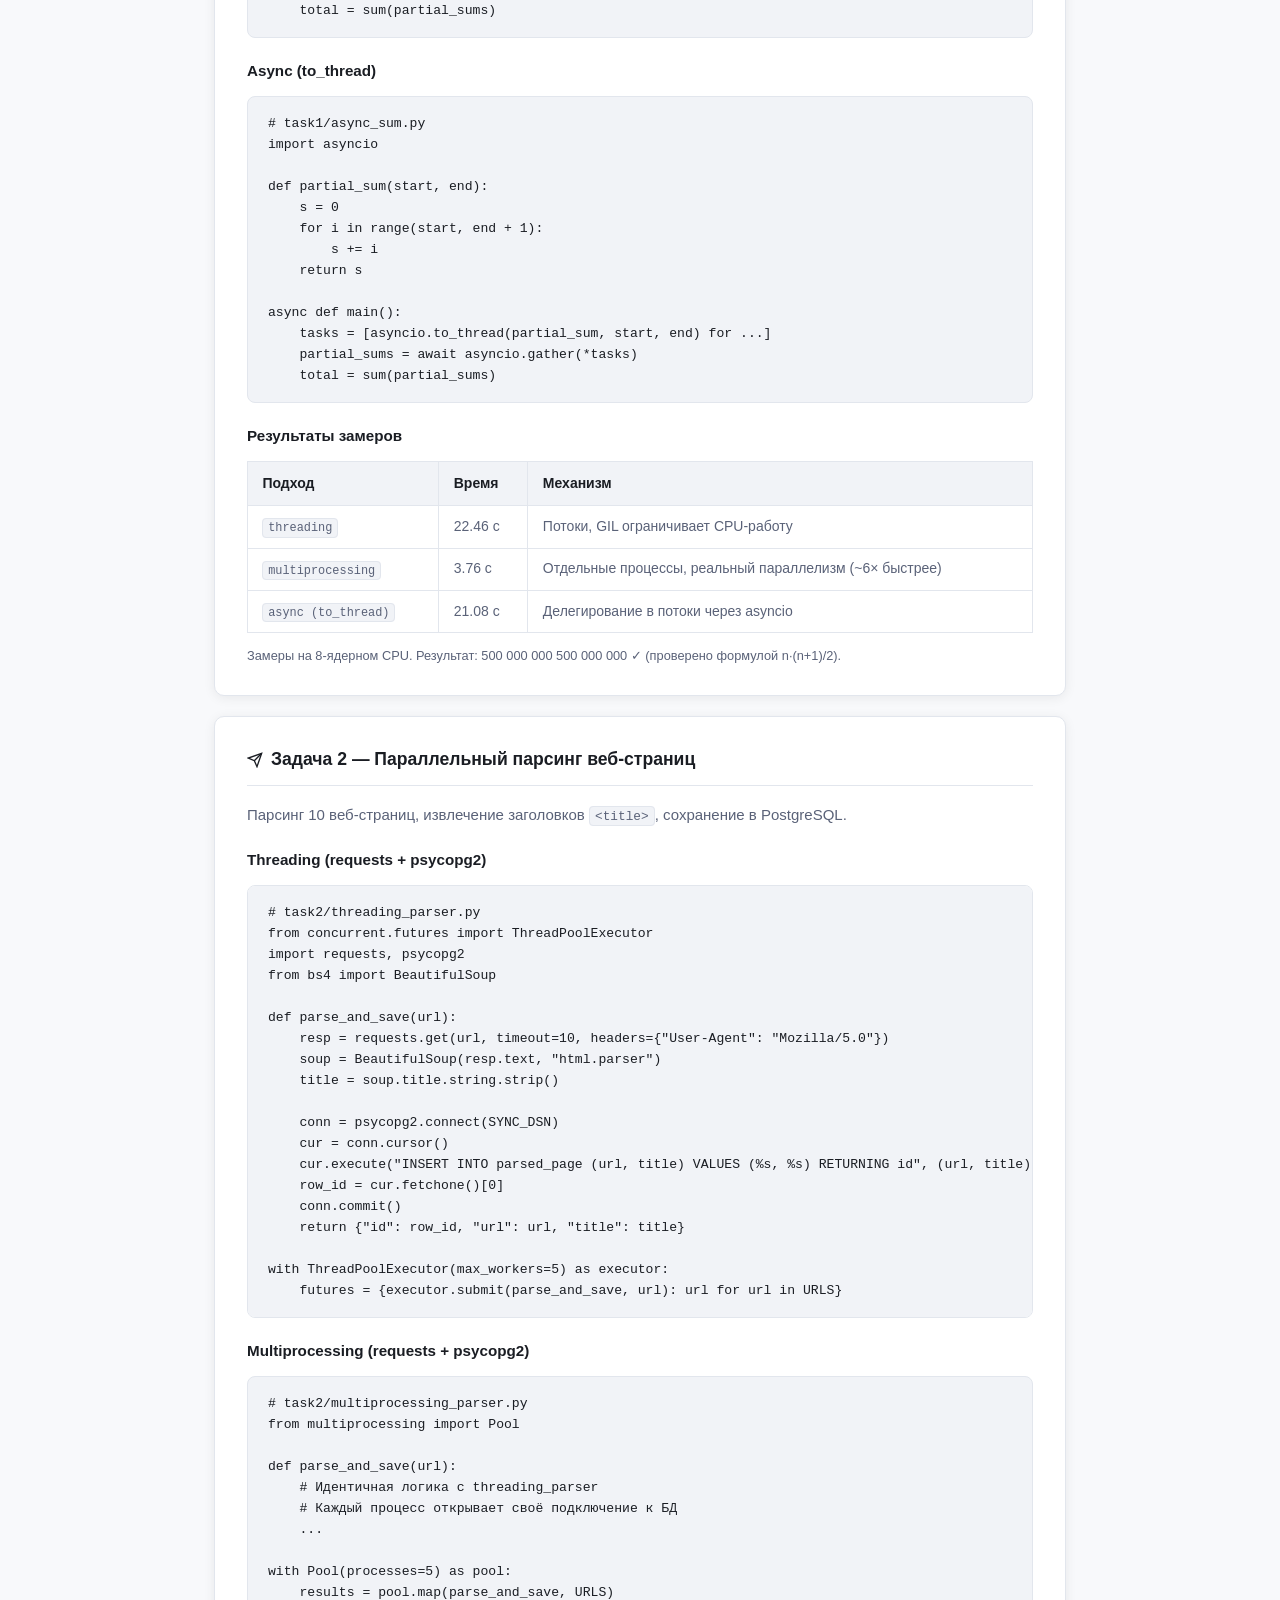
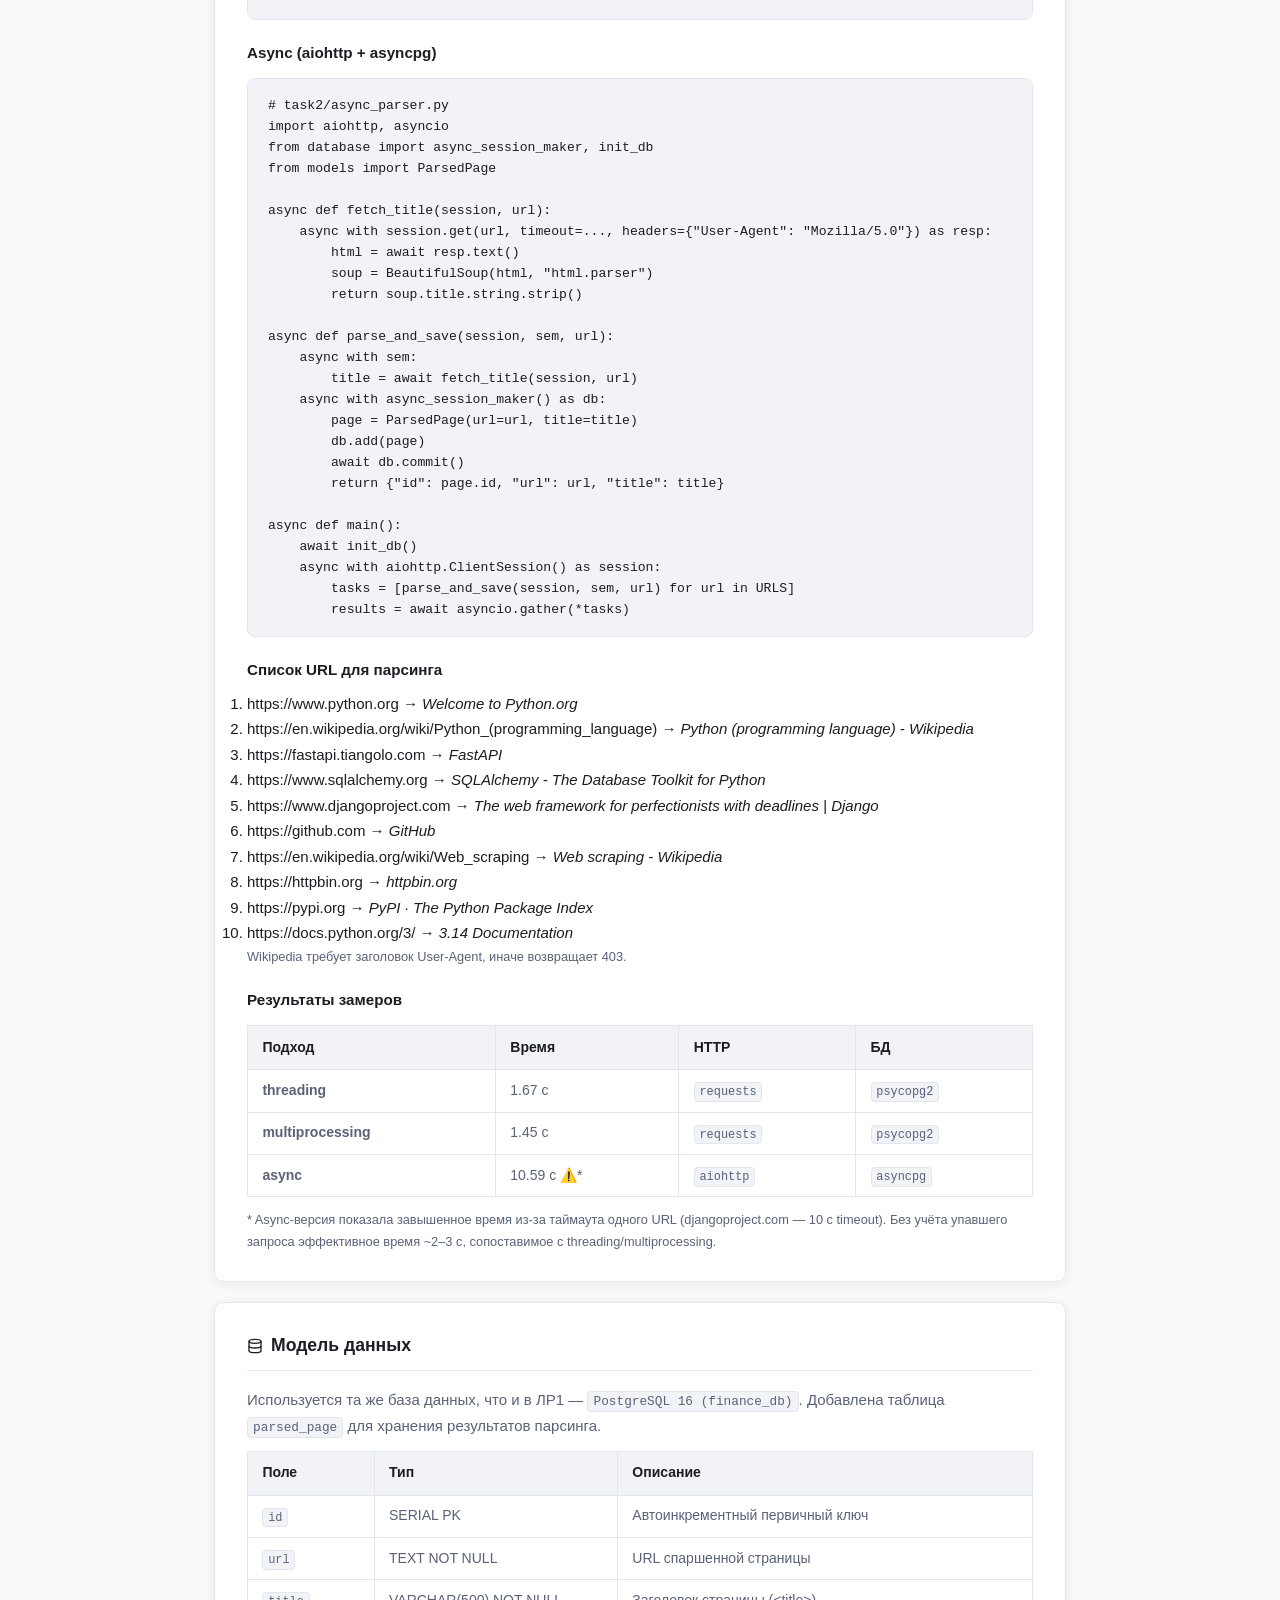
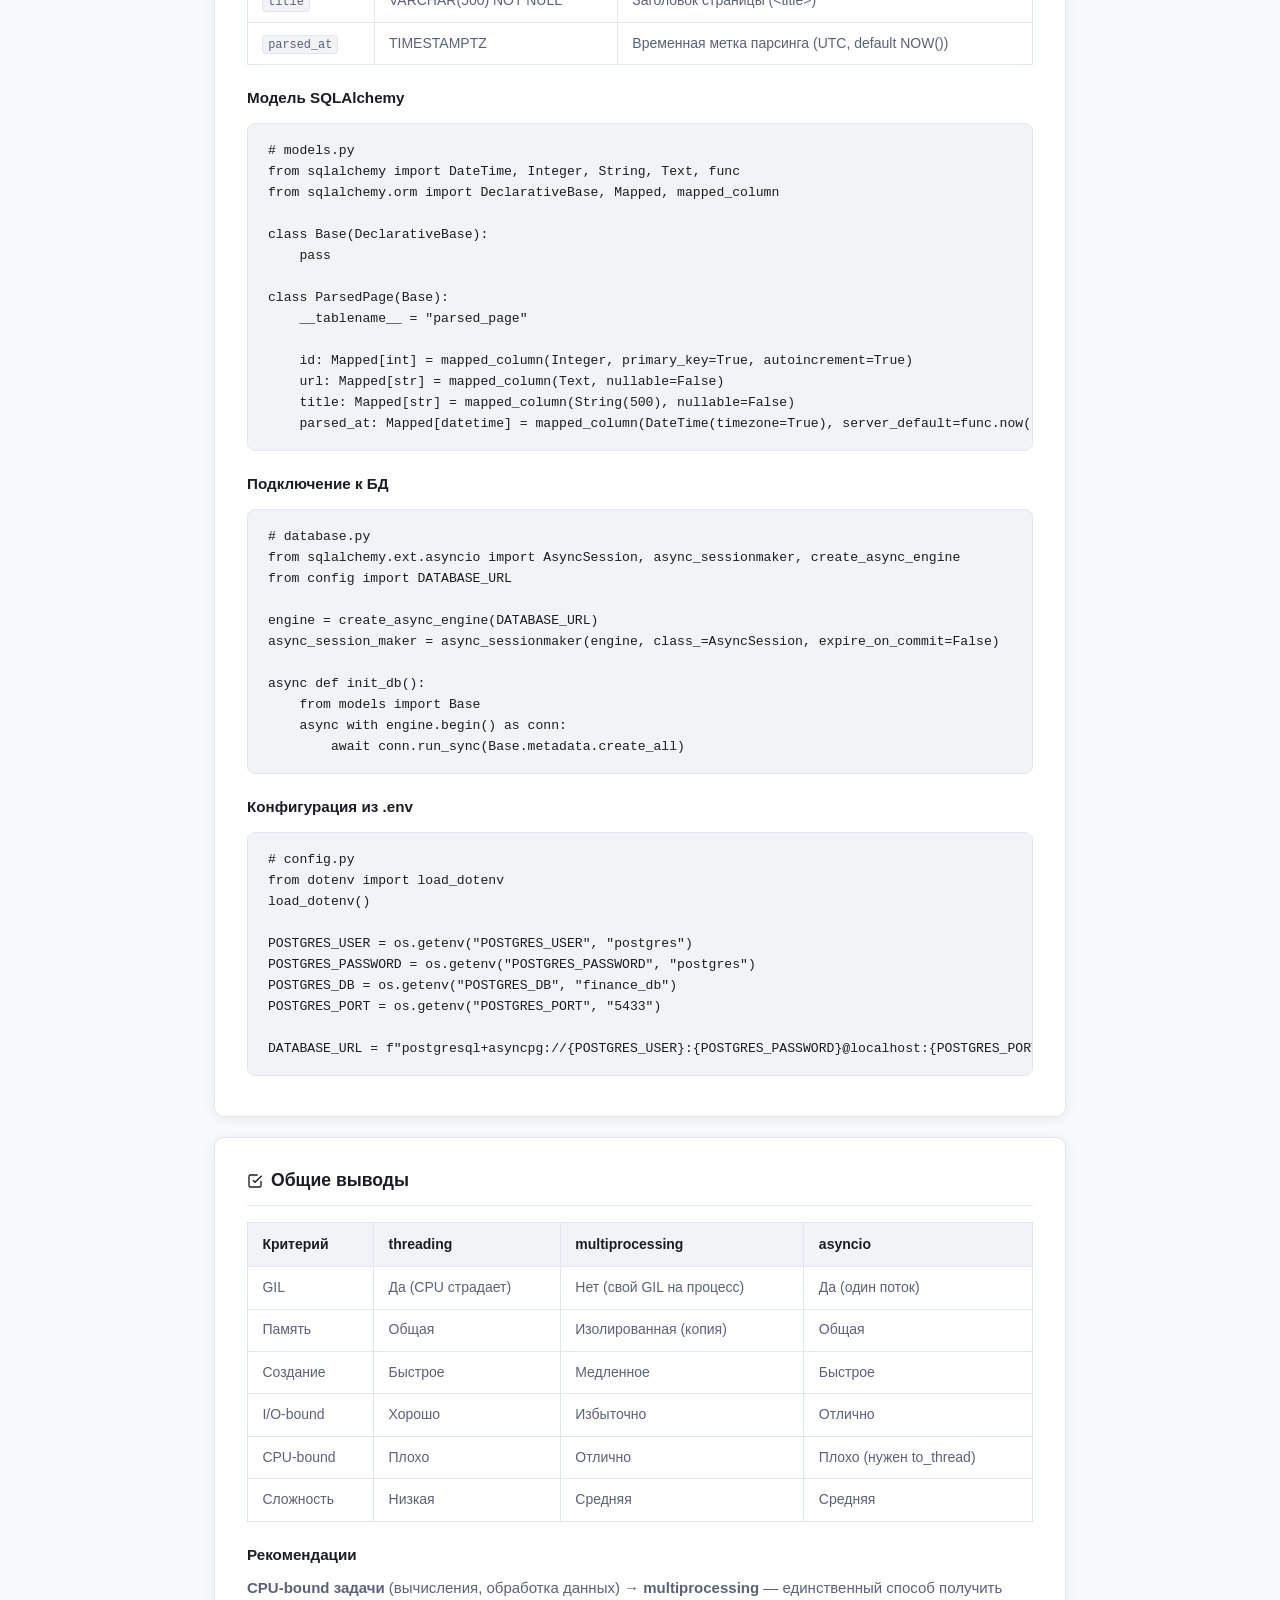
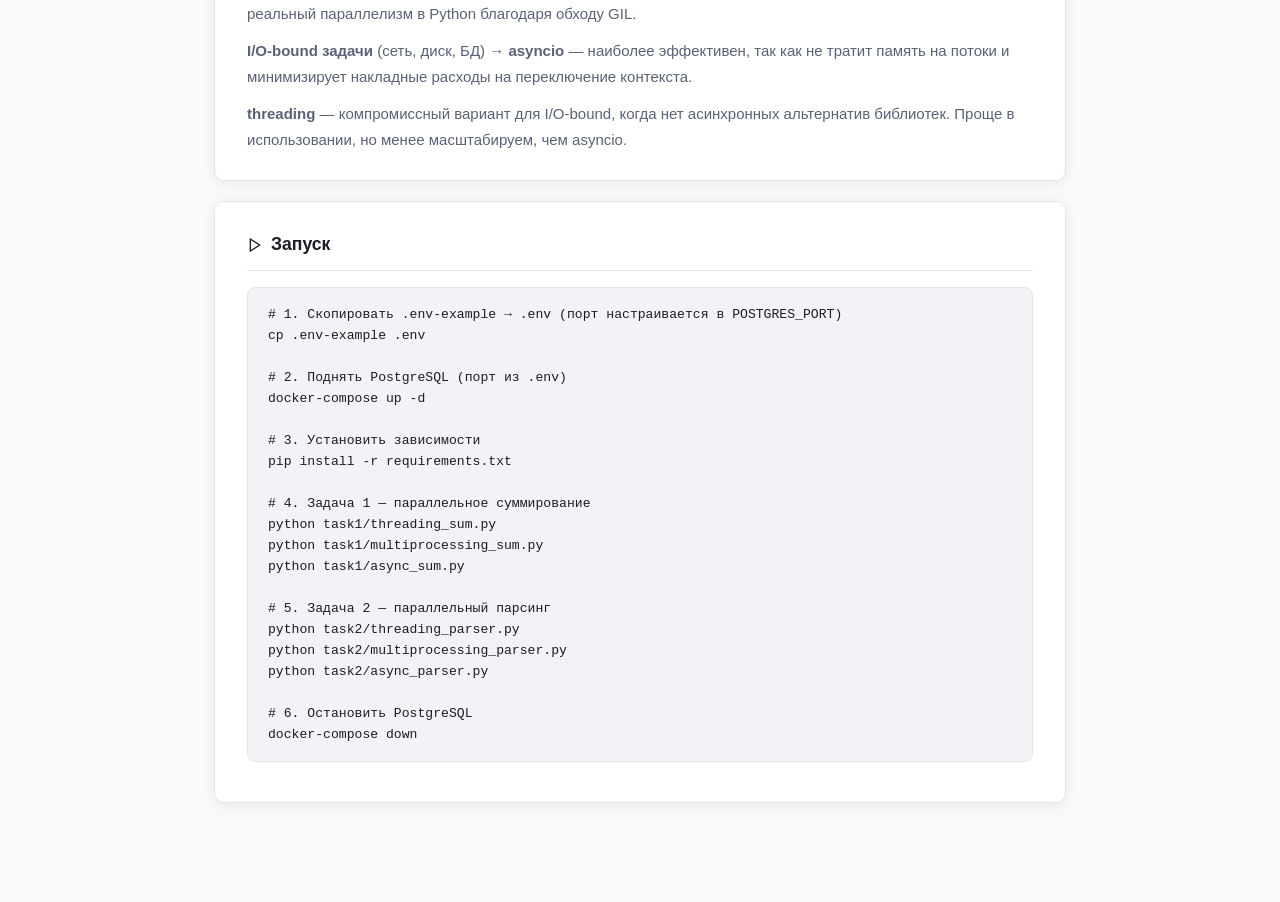
<file: docs/lr2.html>
<!DOCTYPE html>
<html lang="ru">
<head>
  <meta charset="UTF-8" />
  <meta name="viewport" content="width=device-width, initial-scale=1.0" />
  <title>Лабораторная работа 2 — Шафиков Максим</title>
  <link rel="stylesheet" href="assets/style.css" />
</head>
<body>

<header class="site-header">
  <div class="logo">
    <svg width="18" height="18" viewBox="0 0 24 24" fill="none" stroke="currentColor" stroke-width="2"><path d="M3 9l9-7 9 7v11a2 2 0 0 1-2 2H5a2 2 0 0 1-2-2z"/></svg>
    Шафиков Максим · k3339
  </div>
  <nav>
    <a href="index.html">Главная</a>
    <a href="lr1.html">Лаба 1</a>
    <a href="lr2.html" class="active">Лаба 2</a>
  </nav>
</header>

<div class="container">

  <!-- Hero -->
  <div class="hero">
    <h1>Лабораторная работа 2</h1>
    <p>Потоки. Процессы. Асинхронность. Параллельное суммирование и парсинг веб-страниц с сохранением в БД.</p>
    <div class="meta-row">
      <div class="meta-item">
        <svg width="14" height="14" viewBox="0 0 24 24" fill="none" stroke="currentColor" stroke-width="2"><path d="M9 19c-5 1.5-5-2.5-7-3m14 6v-3.87a3.37 3.37 0 0 0-.94-2.61c3.14-.35 6.44-1.54 6.44-7A5.44 5.44 0 0 0 20 4.77 5.07 5.07 0 0 0 19.91 1S18.73.65 16 2.48a13.38 13.38 0 0 0-7 0C6.27.65 5.09 1 5.09 1A5.07 5.07 0 0 0 5 4.77a5.44 5.44 0 0 0-1.5 3.78c0 5.42 3.3 6.61 6.44 7A3.37 3.37 0 0 0 9 18.13V22"/></svg>
        <a href="https://github.com/MrAmfix/ITMO_ICT_WebDevelopment_tools_2025-2026/tree/lab2" target="_blank">Код на GitHub</a>
      </div>
      <div class="meta-item"><span class="badge">Готово</span></div>
    </div>
  </div>

  <!-- Цель -->
  <div class="section">
    <h2>
      <svg width="16" height="16" viewBox="0 0 24 24" fill="none" stroke="currentColor" stroke-width="2"><circle cx="12" cy="12" r="10"/><circle cx="12" cy="12" r="6"/><circle cx="12" cy="12" r="2"/></svg>
      Цель работы
    </h2>
    <p>Понять отличия между потоками (threading), процессами (multiprocessing) и асинхронностью (asyncio) в Python. Научиться применять каждый подход для параллельного выполнения задач — как вычислительных (CPU-bound), так и ввода-вывода (I/O-bound).</p>
  </div>

  <!-- Задачи -->
  <div class="section">
    <h2>
      <svg width="16" height="16" viewBox="0 0 24 24" fill="none" stroke="currentColor" stroke-width="2"><polyline points="9 11 12 14 22 4"/><path d="M21 12v7a2 2 0 0 1-2 2H5a2 2 0 0 1-2-2V5a2 2 0 0 1 2-2h11"/></svg>
      Выполненные задачи
    </h2>

    <div class="timeline">
      <div class="timeline-item">
        <div class="commit-dot" style="background: var(--success)"></div>
        <div class="commit-info">
          <div class="commit-msg">Задача 1 — Параллельное суммирование</div>
          <div class="commit-sub">Три программы: threading, multiprocessing, async (to_thread). Вычисление суммы 1..1 000 000 000 с разбивкой на 8 подзадач. Замер времени, проверка результата формулой n·(n+1)/2.</div>
        </div>
      </div>
      <div class="timeline-item">
        <div class="commit-dot" style="background: var(--success)"></div>
        <div class="commit-info">
          <div class="commit-msg">Задача 2 — Параллельный парсинг веб-страниц</div>
          <div class="commit-sub">Три программы: threading + requests + psycopg2, multiprocessing + requests + psycopg2, async + aiohttp + asyncpg. Парсинг 10 URL, извлечение &lt;title&gt;, сохранение в PostgreSQL (таблица parsed_page).</div>
        </div>
      </div>
    </div>
  </div>

  <!-- Стек -->
  <div class="section">
    <h2>
      <svg width="16" height="16" viewBox="0 0 24 24" fill="none" stroke="currentColor" stroke-width="2"><rect x="2" y="3" width="20" height="14" rx="2"/><line x1="8" y1="21" x2="16" y2="21"/><line x1="12" y1="17" x2="12" y2="21"/></svg>
      Стек технологий
    </h2>
    <div class="table-wrap">
      <table>
        <thead>
          <tr><th>Компонент</th><th>Технология</th><th>Назначение</th></tr>
        </thead>
        <tbody>
          <tr><td>Потоки</td><td><code>threading</code></td><td>Параллелизм в одном процессе</td></tr>
          <tr><td>Процессы</td><td><code>multiprocessing</code></td><td>Обход GIL через отдельные процессы</td></tr>
          <tr><td>Асинхронность</td><td><code>asyncio</code> + <code>aiohttp</code></td><td>Кооперативная многозадачность, I/O</td></tr>
          <tr><td>HTTP (синхр.)</td><td><code>requests</code></td><td>HTTP-запросы в threading/multiprocessing</td></tr>
          <tr><td>Парсинг HTML</td><td><code>beautifulsoup4</code></td><td>Извлечение &lt;title&gt; из HTML</td></tr>
          <tr><td>ORM</td><td><code>SQLAlchemy 2.0 async</code></td><td>Async-доступ к PostgreSQL</td></tr>
          <tr><td>Драйвер БД (async)</td><td><code>asyncpg</code></td><td>Асинхронный драйвер PostgreSQL</td></tr>
          <tr><td>Драйвер БД (sync)</td><td><code>psycopg2</code></td><td>Синхронный драйвер для threading/multiprocessing</td></tr>
          <tr><td>Окружение</td><td><code>python-dotenv</code></td><td>Переменные окружения из .env</td></tr>
          <tr><td>Инфраструктура</td><td><code>Docker Compose</code></td><td>Запуск PostgreSQL на конфигурируемом порту</td></tr>
        </tbody>
      </table>
    </div>
  </div>

  <!-- Структура проекта -->
  <div class="section">
    <h2>
      <svg width="16" height="16" viewBox="0 0 24 24" fill="none" stroke="currentColor" stroke-width="2"><path d="M22 19a2 2 0 0 1-2 2H4a2 2 0 0 1-2-2V5a2 2 0 0 1 2-2h5l2 3h9a2 2 0 0 1 2 2z"/></svg>
      Структура проекта
    </h2>
    <div class="file-tree">
<span class="dir">Lr2/</span>
├── <span class="file">requirements.txt</span>             <span class="note"># зависимости</span>
├── <span class="file">.env-example</span>                 <span class="note"># переменные окружения (POSTGRES_PORT и др.)</span>
├── <span class="file">docker-compose.yml</span>           <span class="note"># PostgreSQL на конфигурируемом порту</span>
├── <span class="file">config.py</span>                    <span class="note"># загрузка DATABASE_URL из .env</span>
├── <span class="file">database.py</span>                  <span class="note"># async engine, async_session_maker, init_db()</span>
├── <span class="file">models.py</span>                    <span class="note"># модель ParsedPage (SQLAlchemy)</span>
├── <span class="dir">task1/</span>
│   ├── <span class="file">threading_sum.py</span>         <span class="note"># Задача 1 — threading</span>
│   ├── <span class="file">multiprocessing_sum.py</span>   <span class="note"># Задача 1 — multiprocessing</span>
│   └── <span class="file">async_sum.py</span>             <span class="note"># Задача 1 — asyncio (to_thread)</span>
└── <span class="dir">task2/</span>
    ├── <span class="file">threading_parser.py</span>      <span class="note"># Задача 2 — ThreadPoolExecutor + requests + psycopg2</span>
    ├── <span class="file">multiprocessing_parser.py</span><span class="note"># Задача 2 — Pool + requests + psycopg2</span>
    └── <span class="file">async_parser.py</span>          <span class="note"># Задача 2 — aiohttp + SQLAlchemy async + asyncpg</span>
    </div>
  </div>

  <!-- Задача 1: Код -->
  <div class="section">
    <h2>
      <svg width="16" height="16" viewBox="0 0 24 24" fill="none" stroke="currentColor" stroke-width="2"><polyline points="16 18 22 12 16 6"/><polyline points="8 6 2 12 8 18"/></svg>
      Задача 1 — Параллельное суммирование
    </h2>
    <p>Вычисление суммы всех целых чисел от 1 до 1 000 000 000 с разбивкой на 8 подзадач.</p>

    <h3>Threading</h3>
    <pre><code># task1/threading_sum.py
import threading

N = 1_000_000_000
NUM_WORKERS = 8

def partial_sum(start, end, results, idx):
    s = 0
    for i in range(start, end + 1):
        s += i
    results[idx] = s

def main():
    chunk_size = N // NUM_WORKERS
    results = [0] * NUM_WORKERS
    threads = []
    for i in range(NUM_WORKERS):
        start = i * chunk_size + 1
        end = (i + 1) * chunk_size if i < NUM_WORKERS - 1 else N
        t = threading.Thread(target=partial_sum, args=(start, end, results, i))
        threads.append(t)
        t.start()
    for t in threads:
        t.join()
    total = sum(results)
    print(f"Result: {total:,}  Correct: {total == N*(N+1)//2}")</code></pre>

    <h3>Multiprocessing</h3>
    <pre><code># task1/multiprocessing_sum.py
from multiprocessing import Pool

def partial_sum(args):
    start, end = args
    s = 0
    for i in range(start, end + 1):
        s += i
    return s

def main():
    ranges = [(i*chunk+1, (i+1)*chunk) for i in range(8)]
    with Pool(processes=8) as pool:
        partial_sums = pool.map(partial_sum, ranges)
    total = sum(partial_sums)</code></pre>

    <h3>Async (to_thread)</h3>
    <pre><code># task1/async_sum.py
import asyncio

def partial_sum(start, end):
    s = 0
    for i in range(start, end + 1):
        s += i
    return s

async def main():
    tasks = [asyncio.to_thread(partial_sum, start, end) for ...]
    partial_sums = await asyncio.gather(*tasks)
    total = sum(partial_sums)</code></pre>

    <h3>Результаты замеров</h3>
    <div class="table-wrap">
      <table>
        <thead><tr><th>Подход</th><th>Время</th><th>Механизм</th></tr></thead>
        <tbody>
          <tr><td><code>threading</code></td><td>22.46 с</td><td>Потоки, GIL ограничивает CPU-работу</td></tr>
          <tr><td><code>multiprocessing</code></td><td>3.76 с</td><td>Отдельные процессы, реальный параллелизм (~6× быстрее)</td></tr>
          <tr><td><code>async (to_thread)</code></td><td>21.08 с</td><td>Делегирование в потоки через asyncio</td></tr>
        </tbody>
      </table>
    </div>
    <p style="font-size:0.8rem; color: var(--text-secondary)">Замеры на 8-ядерном CPU. Результат: 500 000 000 500 000 000 ✓ (проверено формулой n·(n+1)/2).</p>
  </div>

  <!-- Задача 2: Код -->
  <div class="section">
    <h2>
      <svg width="16" height="16" viewBox="0 0 24 24" fill="none" stroke="currentColor" stroke-width="2"><line x1="22" y1="2" x2="11" y2="13"/><polygon points="22 2 15 22 11 13 2 9 22 2"/></svg>
      Задача 2 — Параллельный парсинг веб-страниц
    </h2>
    <p>Парсинг 10 веб-страниц, извлечение заголовков <code>&lt;title&gt;</code>, сохранение в PostgreSQL.</p>

    <h3>Threading (requests + psycopg2)</h3>
    <pre><code># task2/threading_parser.py
from concurrent.futures import ThreadPoolExecutor
import requests, psycopg2
from bs4 import BeautifulSoup

def parse_and_save(url):
    resp = requests.get(url, timeout=10, headers={"User-Agent": "Mozilla/5.0"})
    soup = BeautifulSoup(resp.text, "html.parser")
    title = soup.title.string.strip()

    conn = psycopg2.connect(SYNC_DSN)
    cur = conn.cursor()
    cur.execute("INSERT INTO parsed_page (url, title) VALUES (%s, %s) RETURNING id", (url, title))
    row_id = cur.fetchone()[0]
    conn.commit()
    return {"id": row_id, "url": url, "title": title}

with ThreadPoolExecutor(max_workers=5) as executor:
    futures = {executor.submit(parse_and_save, url): url for url in URLS}</code></pre>

    <h3>Multiprocessing (requests + psycopg2)</h3>
    <pre><code># task2/multiprocessing_parser.py
from multiprocessing import Pool

def parse_and_save(url):
    # Идентичная логика с threading_parser
    # Каждый процесс открывает своё подключение к БД
    ...

with Pool(processes=5) as pool:
    results = pool.map(parse_and_save, URLS)</code></pre>

    <h3>Async (aiohttp + asyncpg)</h3>
    <pre><code># task2/async_parser.py
import aiohttp, asyncio
from database import async_session_maker, init_db
from models import ParsedPage

async def fetch_title(session, url):
    async with session.get(url, timeout=..., headers={"User-Agent": "Mozilla/5.0"}) as resp:
        html = await resp.text()
        soup = BeautifulSoup(html, "html.parser")
        return soup.title.string.strip()

async def parse_and_save(session, sem, url):
    async with sem:
        title = await fetch_title(session, url)
    async with async_session_maker() as db:
        page = ParsedPage(url=url, title=title)
        db.add(page)
        await db.commit()
        return {"id": page.id, "url": url, "title": title}

async def main():
    await init_db()
    async with aiohttp.ClientSession() as session:
        tasks = [parse_and_save(session, sem, url) for url in URLS]
        results = await asyncio.gather(*tasks)</code></pre>

    <h3>Список URL для парсинга</h3>
    <ol>
      <li>https://www.python.org → <em>Welcome to Python.org</em></li>
      <li>https://en.wikipedia.org/wiki/Python_(programming_language) → <em>Python (programming language) - Wikipedia</em></li>
      <li>https://fastapi.tiangolo.com → <em>FastAPI</em></li>
      <li>https://www.sqlalchemy.org → <em>SQLAlchemy - The Database Toolkit for Python</em></li>
      <li>https://www.djangoproject.com → <em>The web framework for perfectionists with deadlines | Django</em></li>
      <li>https://github.com → <em>GitHub</em></li>
      <li>https://en.wikipedia.org/wiki/Web_scraping → <em>Web scraping - Wikipedia</em></li>
      <li>https://httpbin.org → <em>httpbin.org</em></li>
      <li>https://pypi.org → <em>PyPI · The Python Package Index</em></li>
      <li>https://docs.python.org/3/ → <em>3.14 Documentation</em></li>
    </ol>
    <p style="font-size: 0.8rem; color: var(--text-secondary)">Wikipedia требует заголовок User-Agent, иначе возвращает 403.</p>

    <h3>Результаты замеров</h3>
    <div class="table-wrap">
      <table>
        <thead><tr><th>Подход</th><th>Время</th><th>HTTP</th><th>БД</th></tr></thead>
        <tbody>
          <tr><td><strong>threading</strong></td><td>1.67 с</td><td><code>requests</code></td><td><code>psycopg2</code></td></tr>
          <tr><td><strong>multiprocessing</strong></td><td>1.45 с</td><td><code>requests</code></td><td><code>psycopg2</code></td></tr>
          <tr><td><strong>async</strong></td><td>10.59 с ⚠️*</td><td><code>aiohttp</code></td><td><code>asyncpg</code></td></tr>
        </tbody>
      </table>
    </div>
    <p style="font-size: 0.8rem; color: var(--text-secondary)">
      * Async-версия показала завышенное время из-за таймаута одного URL (djangoproject.com — 10 с timeout).
      Без учёта упавшего запроса эффективное время ~2–3 с, сопоставимое с threading/multiprocessing.
    </p>
  </div>

  <!-- Модель данных -->
  <div class="section">
    <h2>
      <svg width="16" height="16" viewBox="0 0 24 24" fill="none" stroke="currentColor" stroke-width="2"><ellipse cx="12" cy="5" rx="9" ry="3"/><path d="M21 12c0 1.66-4 3-9 3s-9-1.34-9-3"/><path d="M3 5v14c0 1.66 4 3 9 3s9-1.34 9-3V5"/></svg>
      Модель данных
    </h2>
    <p>Используется та же база данных, что и в ЛР1 — <code>PostgreSQL 16 (finance_db)</code>. Добавлена таблица <code>parsed_page</code> для хранения результатов парсинга.</p>

    <div class="table-wrap">
      <table>
        <thead>
          <tr><th>Поле</th><th>Тип</th><th>Описание</th></tr>
        </thead>
        <tbody>
          <tr><td><code>id</code></td><td>SERIAL PK</td><td>Автоинкрементный первичный ключ</td></tr>
          <tr><td><code>url</code></td><td>TEXT NOT NULL</td><td>URL спаршенной страницы</td></tr>
          <tr><td><code>title</code></td><td>VARCHAR(500) NOT NULL</td><td>Заголовок страницы (&lt;title&gt;)</td></tr>
          <tr><td><code>parsed_at</code></td><td>TIMESTAMPTZ</td><td>Временная метка парсинга (UTC, default NOW())</td></tr>
        </tbody>
      </table>
    </div>

    <h3>Модель SQLAlchemy</h3>
    <pre><code># models.py
from sqlalchemy import DateTime, Integer, String, Text, func
from sqlalchemy.orm import DeclarativeBase, Mapped, mapped_column

class Base(DeclarativeBase):
    pass

class ParsedPage(Base):
    __tablename__ = "parsed_page"

    id: Mapped[int] = mapped_column(Integer, primary_key=True, autoincrement=True)
    url: Mapped[str] = mapped_column(Text, nullable=False)
    title: Mapped[str] = mapped_column(String(500), nullable=False)
    parsed_at: Mapped[datetime] = mapped_column(DateTime(timezone=True), server_default=func.now())</code></pre>

    <h3>Подключение к БД</h3>
    <pre><code># database.py
from sqlalchemy.ext.asyncio import AsyncSession, async_sessionmaker, create_async_engine
from config import DATABASE_URL

engine = create_async_engine(DATABASE_URL)
async_session_maker = async_sessionmaker(engine, class_=AsyncSession, expire_on_commit=False)

async def init_db():
    from models import Base
    async with engine.begin() as conn:
        await conn.run_sync(Base.metadata.create_all)</code></pre>

    <h3>Конфигурация из .env</h3>
    <pre><code># config.py
from dotenv import load_dotenv
load_dotenv()

POSTGRES_USER = os.getenv("POSTGRES_USER", "postgres")
POSTGRES_PASSWORD = os.getenv("POSTGRES_PASSWORD", "postgres")
POSTGRES_DB = os.getenv("POSTGRES_DB", "finance_db")
POSTGRES_PORT = os.getenv("POSTGRES_PORT", "5433")

DATABASE_URL = f"postgresql+asyncpg://{POSTGRES_USER}:{POSTGRES_PASSWORD}@localhost:{POSTGRES_PORT}/{POSTGRES_DB}"</code></pre>
  </div>

  <!-- Общие выводы -->
  <div class="section">
    <h2>
      <svg width="16" height="16" viewBox="0 0 24 24" fill="none" stroke="currentColor" stroke-width="2"><polyline points="9 11 12 14 22 4"/><path d="M21 12v7a2 2 0 0 1-2 2H5a2 2 0 0 1-2-2V5a2 2 0 0 1 2-2h11"/></svg>
      Общие выводы
    </h2>

    <div class="table-wrap">
      <table>
        <thead>
          <tr><th>Критерий</th><th>threading</th><th>multiprocessing</th><th>asyncio</th></tr>
        </thead>
        <tbody>
          <tr><td>GIL</td><td>Да (CPU страдает)</td><td>Нет (свой GIL на процесс)</td><td>Да (один поток)</td></tr>
          <tr><td>Память</td><td>Общая</td><td>Изолированная (копия)</td><td>Общая</td></tr>
          <tr><td>Создание</td><td>Быстрое</td><td>Медленное</td><td>Быстрое</td></tr>
          <tr><td>I/O-bound</td><td>Хорошо</td><td>Избыточно</td><td>Отлично</td></tr>
          <tr><td>CPU-bound</td><td>Плохо</td><td>Отлично</td><td>Плохо (нужен to_thread)</td></tr>
          <tr><td>Сложность</td><td>Низкая</td><td>Средняя</td><td>Средняя</td></tr>
        </tbody>
      </table>
    </div>

    <h3>Рекомендации</h3>
    <p><strong>CPU-bound задачи</strong> (вычисления, обработка данных) → <strong>multiprocessing</strong> — единственный способ получить реальный параллелизм в Python благодаря обходу GIL.</p>
    <p><strong>I/O-bound задачи</strong> (сеть, диск, БД) → <strong>asyncio</strong> — наиболее эффективен, так как не тратит память на потоки и минимизирует накладные расходы на переключение контекста.</p>
    <p><strong>threading</strong> — компромиссный вариант для I/O-bound, когда нет асинхронных альтернатив библиотек. Проще в использовании, но менее масштабируем, чем asyncio.</p>
  </div>

  <!-- Запуск -->
  <div class="section">
    <h2>
      <svg width="16" height="16" viewBox="0 0 24 24" fill="none" stroke="currentColor" stroke-width="2"><polygon points="5 3 19 12 5 21 5 3"/></svg>
      Запуск
    </h2>
    <pre><code># 1. Скопировать .env-example → .env (порт настраивается в POSTGRES_PORT)
cp .env-example .env

# 2. Поднять PostgreSQL (порт из .env)
docker-compose up -d

# 3. Установить зависимости
pip install -r requirements.txt

# 4. Задача 1 — параллельное суммирование
python task1/threading_sum.py
python task1/multiprocessing_sum.py
python task1/async_sum.py

# 5. Задача 2 — параллельный парсинг
python task2/threading_parser.py
python task2/multiprocessing_parser.py
python task2/async_parser.py

# 6. Остановить PostgreSQL
docker-compose down</code></pre>
  </div>

</div>
</body>
</html>
</file>
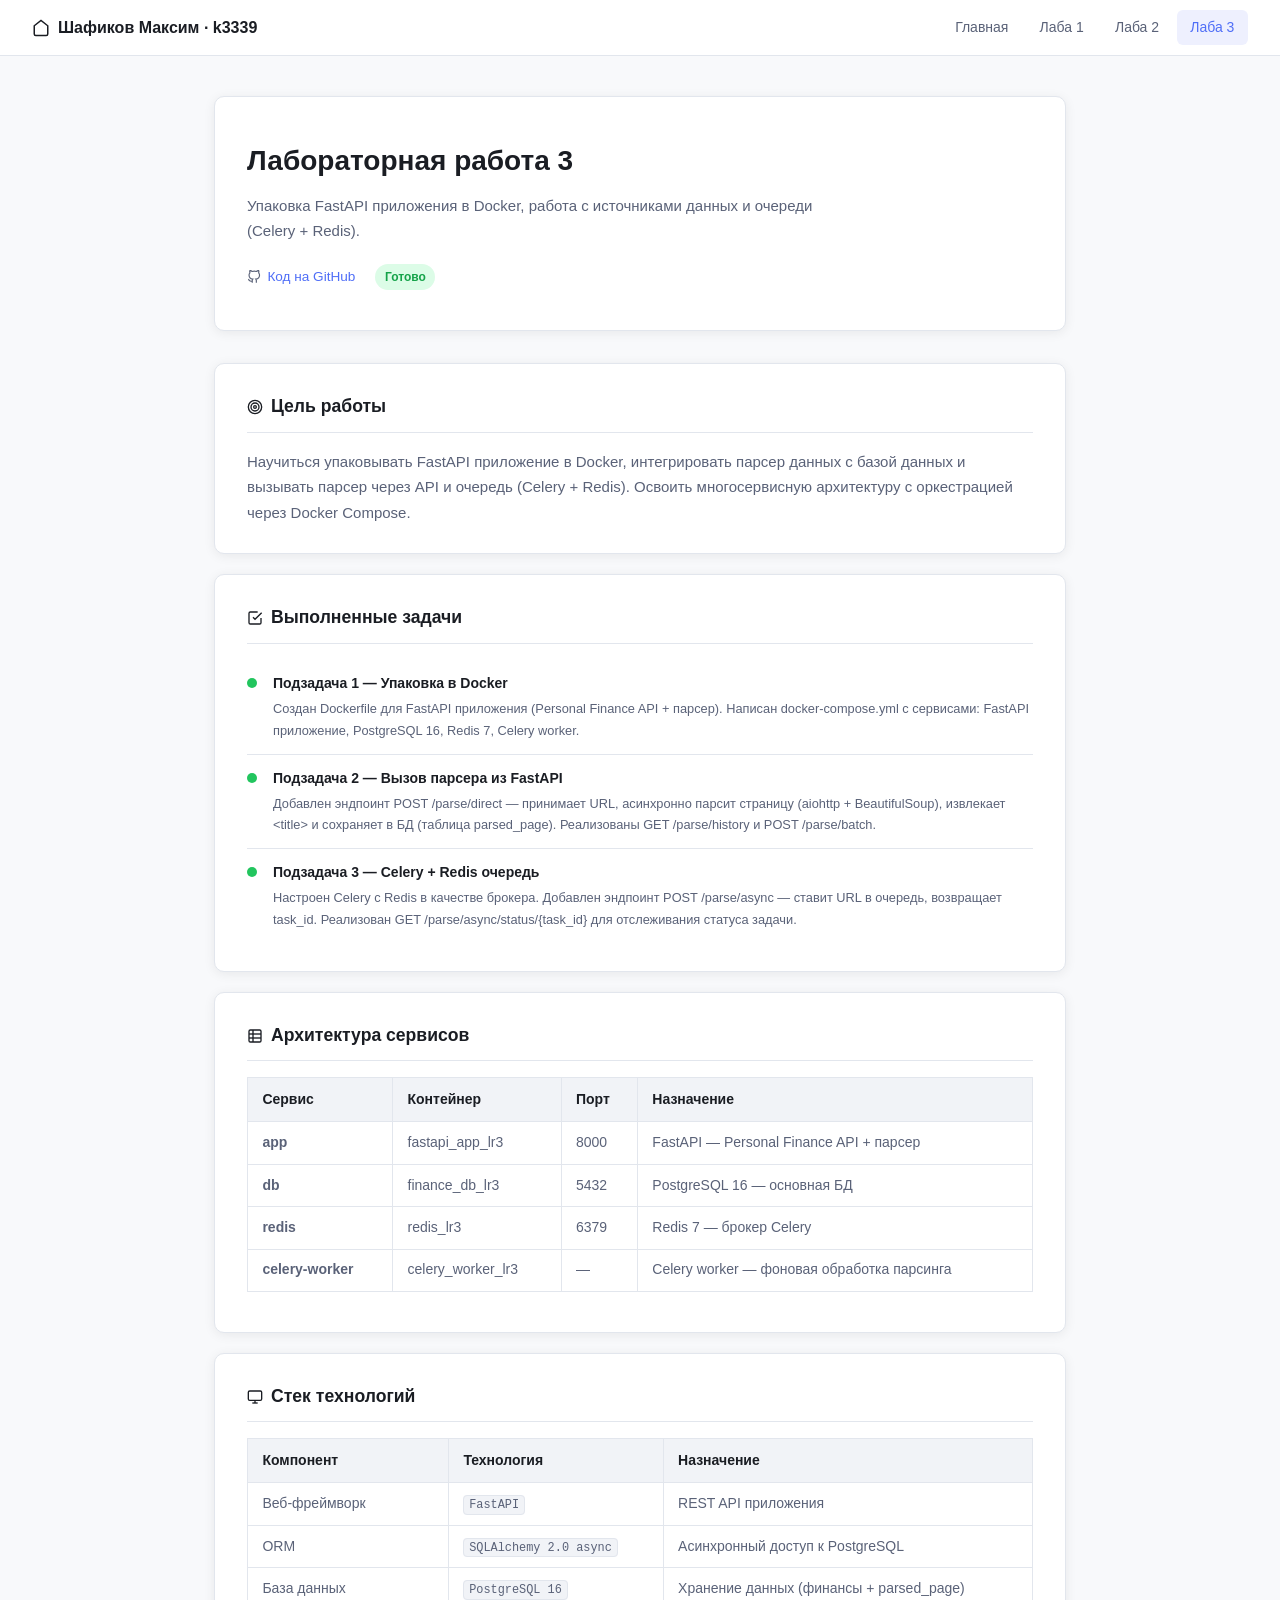
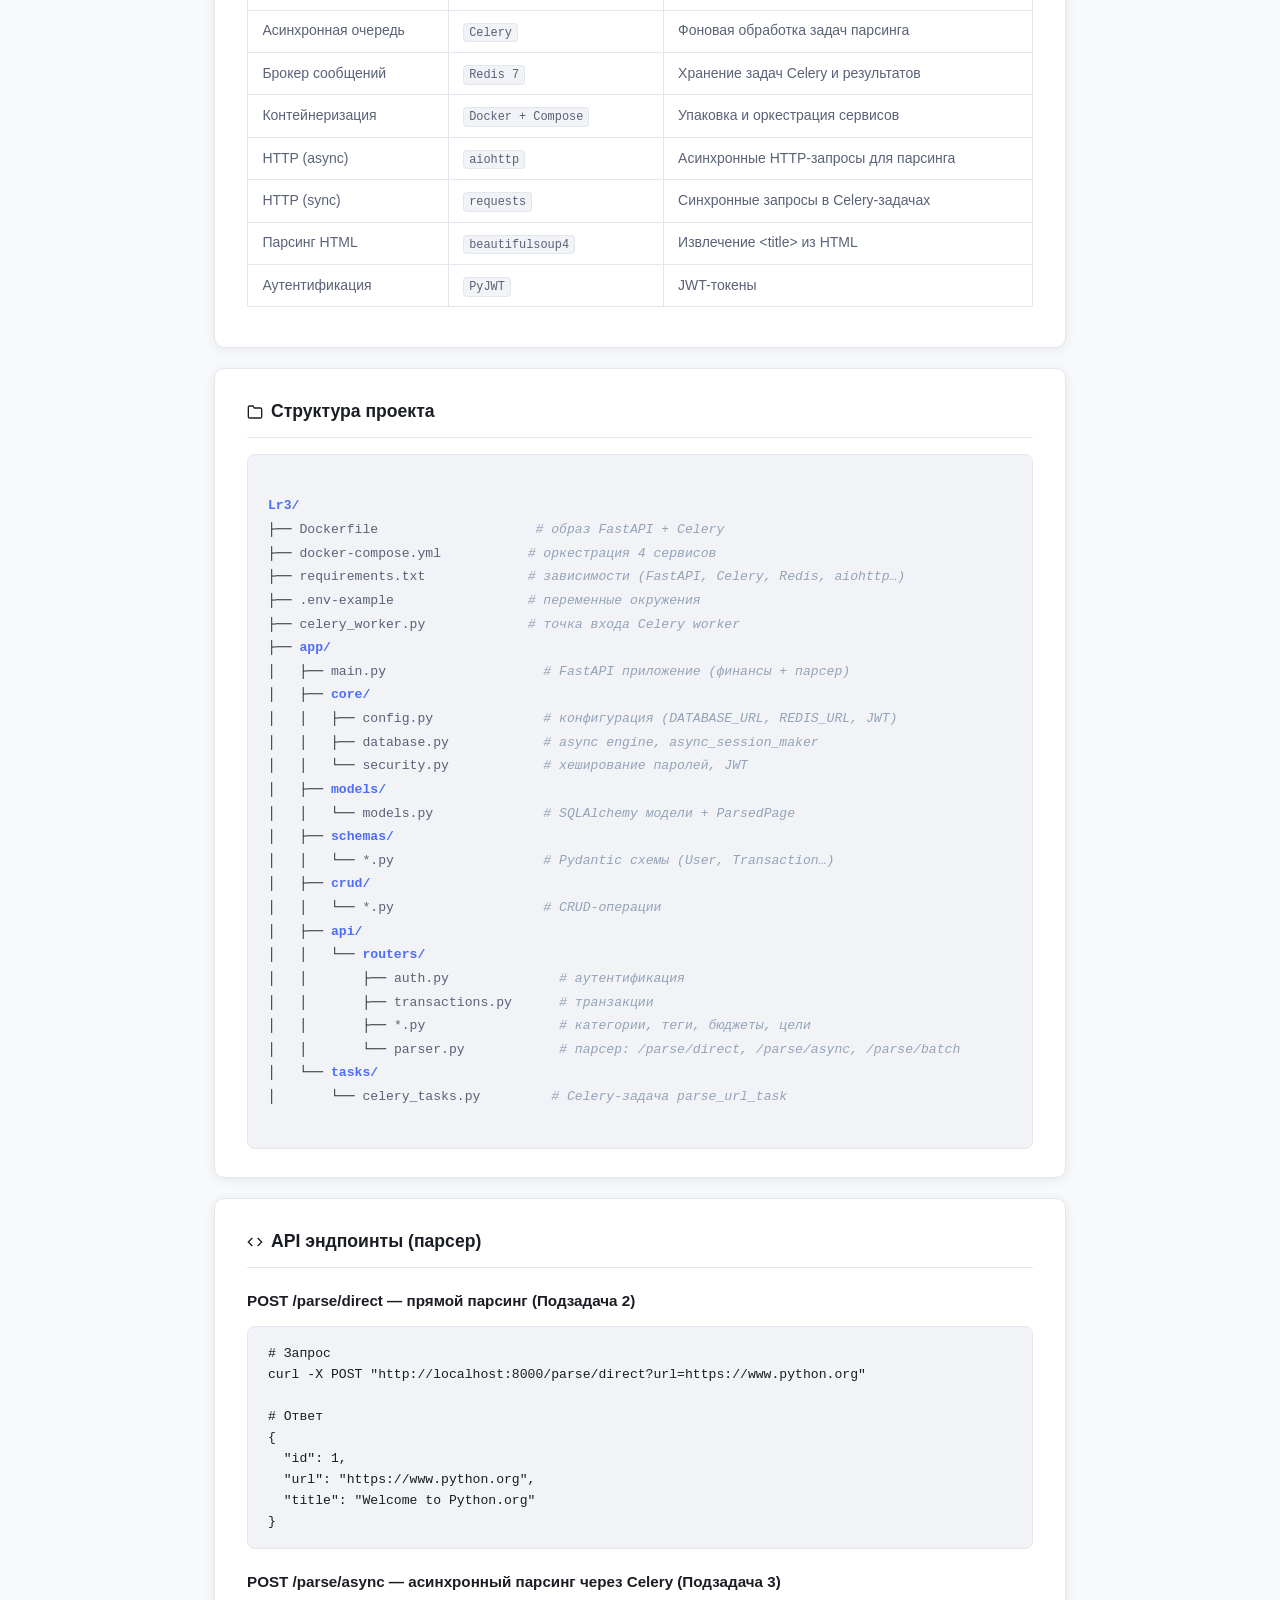
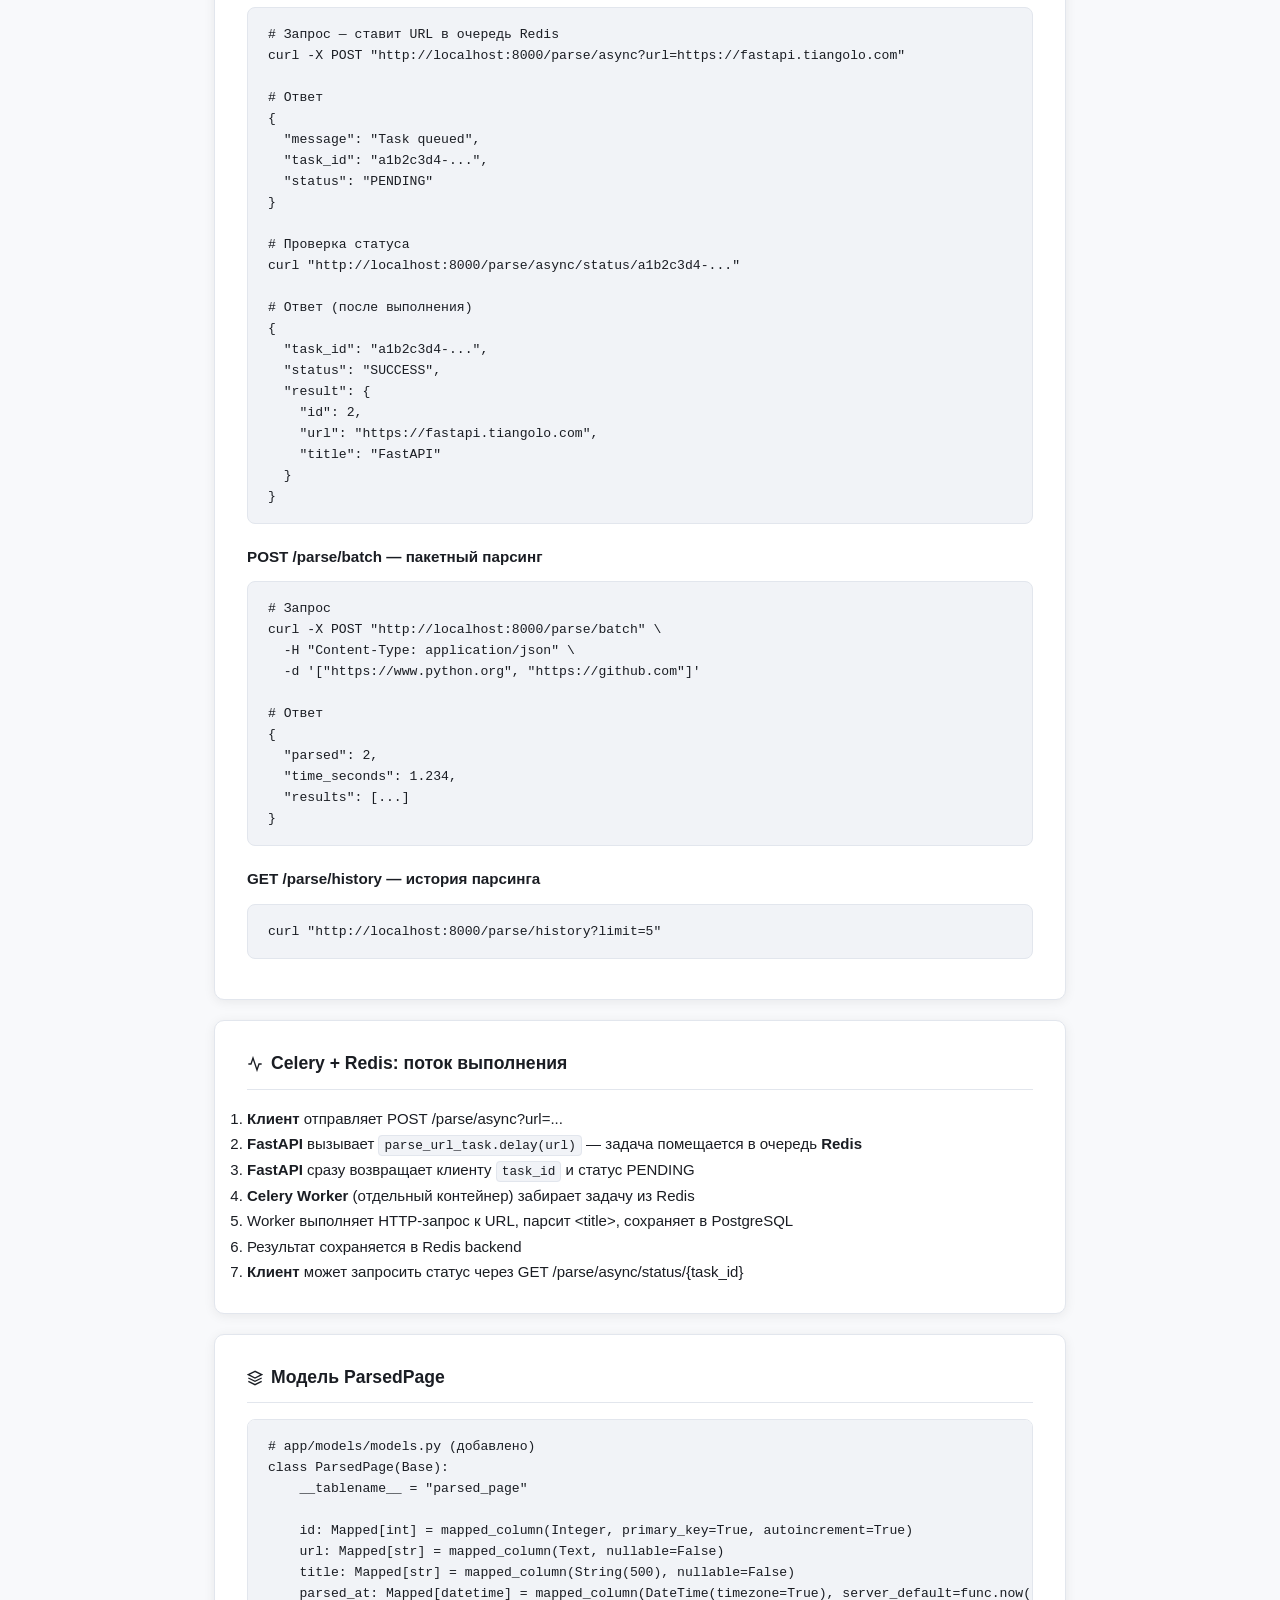
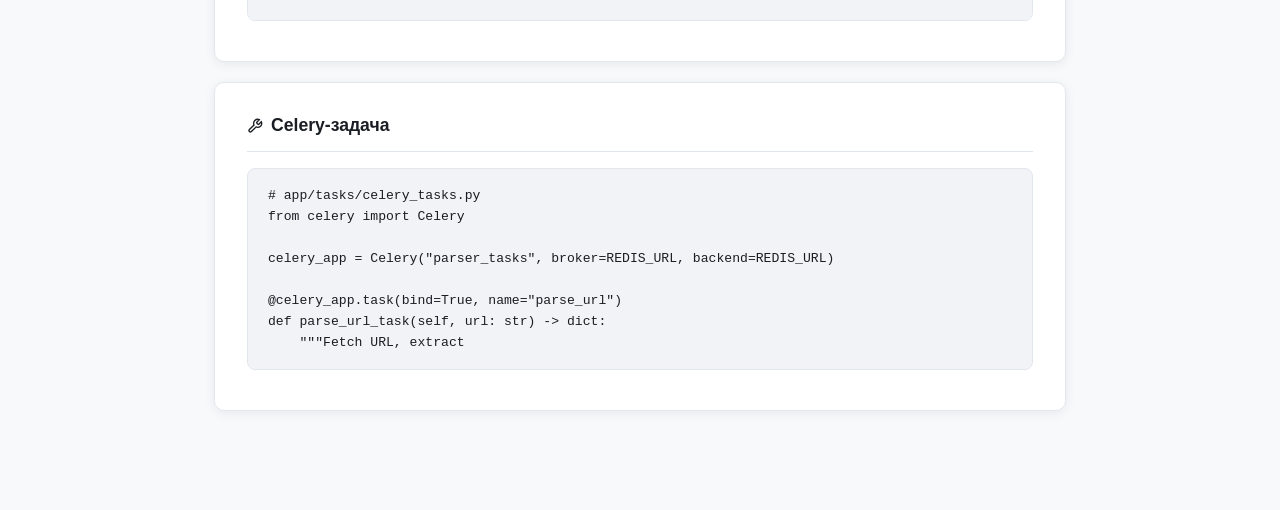
<file: docs/lr3.html>
<!DOCTYPE html>
<html lang="ru">
<head>
  <meta charset="UTF-8" />
  <meta name="viewport" content="width=device-width, initial-scale=1.0" />
  <title>Лабораторная работа 3 — Шафиков Максим</title>
  <link rel="stylesheet" href="assets/style.css" />
</head>
<body>

<header class="site-header">
  <div class="logo">
    <svg width="18" height="18" viewBox="0 0 24 24" fill="none" stroke="currentColor" stroke-width="2"><path d="M3 9l9-7 9 7v11a2 2 0 0 1-2 2H5a2 2 0 0 1-2-2z"/></svg>
    Шафиков Максим · k3339
  </div>
  <nav>
    <a href="index.html">Главная</a>
    <a href="lr1.html">Лаба 1</a>
    <a href="lr2.html">Лаба 2</a>
    <a href="lr3.html" class="active">Лаба 3</a>
  </nav>
</header>

<div class="container">

  <div class="hero">
    <h1>Лабораторная работа 3</h1>
    <p>Упаковка FastAPI приложения в Docker, работа с источниками данных и очереди (Celery + Redis).</p>
    <div class="meta-row">
      <div class="meta-item">
        <svg width="14" height="14" viewBox="0 0 24 24" fill="none" stroke="currentColor" stroke-width="2"><path d="M9 19c-5 1.5-5-2.5-7-3m14 6v-3.87a3.37 3.37 0 0 0-.94-2.61c3.14-.35 6.44-1.54 6.44-7A5.44 5.44 0 0 0 20 4.77 5.07 5.07 0 0 0 19.91 1S18.73.65 16 2.48a13.38 13.38 0 0 0-7 0C6.27.65 5.09 1 5.09 1A5.07 5.07 0 0 0 5 4.77a5.44 5.44 0 0 0-1.5 3.78c0 5.42 3.3 6.61 6.44 7A3.37 3.37 0 0 0 9 18.13V22"/></svg>
        <a href="https://github.com/MrAmfix/ITMO_ICT_WebDevelopment_tools_2025-2026/tree/lab3" target="_blank">Код на GitHub</a>
      </div>
      <div class="meta-item"><span class="badge">Готово</span></div>
    </div>
  </div>

  <!-- Цель -->
  <div class="section">
    <h2>
      <svg width="16" height="16" viewBox="0 0 24 24" fill="none" stroke="currentColor" stroke-width="2"><circle cx="12" cy="12" r="10"/><circle cx="12" cy="12" r="6"/><circle cx="12" cy="12" r="2"/></svg>
      Цель работы
    </h2>
    <p>Научиться упаковывать FastAPI приложение в Docker, интегрировать парсер данных с базой данных и вызывать парсер через API и очередь (Celery + Redis). Освоить многосервисную архитектуру с оркестрацией через Docker Compose.</p>
  </div>

  <!-- Задачи -->
  <div class="section">
    <h2>
      <svg width="16" height="16" viewBox="0 0 24 24" fill="none" stroke="currentColor" stroke-width="2"><polyline points="9 11 12 14 22 4"/><path d="M21 12v7a2 2 0 0 1-2 2H5a2 2 0 0 1-2-2V5a2 2 0 0 1 2-2h11"/></svg>
      Выполненные задачи
    </h2>

    <div class="timeline">
      <div class="timeline-item">
        <div class="commit-dot" style="background: var(--success)"></div>
        <div class="commit-info">
          <div class="commit-msg">Подзадача 1 — Упаковка в Docker</div>
          <div class="commit-sub">Создан Dockerfile для FastAPI приложения (Personal Finance API + парсер). Написан docker-compose.yml с сервисами: FastAPI приложение, PostgreSQL 16, Redis 7, Celery worker.</div>
        </div>
      </div>
      <div class="timeline-item">
        <div class="commit-dot" style="background: var(--success)"></div>
        <div class="commit-info">
          <div class="commit-msg">Подзадача 2 — Вызов парсера из FastAPI</div>
          <div class="commit-sub">Добавлен эндпоинт POST /parse/direct — принимает URL, асинхронно парсит страницу (aiohttp + BeautifulSoup), извлекает &lt;title&gt; и сохраняет в БД (таблица parsed_page). Реализованы GET /parse/history и POST /parse/batch.</div>
        </div>
      </div>
      <div class="timeline-item">
        <div class="commit-dot" style="background: var(--success)"></div>
        <div class="commit-info">
          <div class="commit-msg">Подзадача 3 — Celery + Redis очередь</div>
          <div class="commit-sub">Настроен Celery с Redis в качестве брокера. Добавлен эндпоинт POST /parse/async — ставит URL в очередь, возвращает task_id. Реализован GET /parse/async/status/{task_id} для отслеживания статуса задачи.</div>
        </div>
      </div>
    </div>
  </div>

  <!-- Архитектура -->
  <div class="section">
    <h2>
      <svg width="16" height="16" viewBox="0 0 24 24" fill="none" stroke="currentColor" stroke-width="2"><rect x="3" y="3" width="18" height="18" rx="2"/><line x1="3" y1="9" x2="21" y2="9"/><line x1="3" y1="15" x2="21" y2="15"/><line x1="9" y1="3" x2="9" y2="21"/></svg>
      Архитектура сервисов
    </h2>
    <div class="table-wrap">
      <table>
        <thead><tr><th>Сервис</th><th>Контейнер</th><th>Порт</th><th>Назначение</th></tr></thead>
        <tbody>
          <tr><td><strong>app</strong></td><td>fastapi_app_lr3</td><td>8000</td><td>FastAPI — Personal Finance API + парсер</td></tr>
          <tr><td><strong>db</strong></td><td>finance_db_lr3</td><td>5432</td><td>PostgreSQL 16 — основная БД</td></tr>
          <tr><td><strong>redis</strong></td><td>redis_lr3</td><td>6379</td><td>Redis 7 — брокер Celery</td></tr>
          <tr><td><strong>celery-worker</strong></td><td>celery_worker_lr3</td><td>—</td><td>Celery worker — фоновая обработка парсинга</td></tr>
        </tbody>
      </table>
    </div>
  </div>

  <!-- Стек -->
  <div class="section">
    <h2>
      <svg width="16" height="16" viewBox="0 0 24 24" fill="none" stroke="currentColor" stroke-width="2"><rect x="2" y="3" width="20" height="14" rx="2"/><line x1="8" y1="21" x2="16" y2="21"/><line x1="12" y1="17" x2="12" y2="21"/></svg>
      Стек технологий
    </h2>
    <div class="table-wrap">
      <table>
        <thead><tr><th>Компонент</th><th>Технология</th><th>Назначение</th></tr></thead>
        <tbody>
          <tr><td>Веб-фреймворк</td><td><code>FastAPI</code></td><td>REST API приложения</td></tr>
          <tr><td>ORM</td><td><code>SQLAlchemy 2.0 async</code></td><td>Асинхронный доступ к PostgreSQL</td></tr>
          <tr><td>База данных</td><td><code>PostgreSQL 16</code></td><td>Хранение данных (финансы + parsed_page)</td></tr>
          <tr><td>Асинхронная очередь</td><td><code>Celery</code></td><td>Фоновая обработка задач парсинга</td></tr>
          <tr><td>Брокер сообщений</td><td><code>Redis 7</code></td><td>Хранение задач Celery и результатов</td></tr>
          <tr><td>Контейнеризация</td><td><code>Docker + Compose</code></td><td>Упаковка и оркестрация сервисов</td></tr>
          <tr><td>HTTP (async)</td><td><code>aiohttp</code></td><td>Асинхронные HTTP-запросы для парсинга</td></tr>
          <tr><td>HTTP (sync)</td><td><code>requests</code></td><td>Синхронные запросы в Celery-задачах</td></tr>
          <tr><td>Парсинг HTML</td><td><code>beautifulsoup4</code></td><td>Извлечение &lt;title&gt; из HTML</td></tr>
          <tr><td>Аутентификация</td><td><code>PyJWT</code></td><td>JWT-токены</td></tr>
        </tbody>
      </table>
    </div>
  </div>

  <!-- Структура проекта -->
  <div class="section">
    <h2>
      <svg width="16" height="16" viewBox="0 0 24 24" fill="none" stroke="currentColor" stroke-width="2"><path d="M22 19a2 2 0 0 1-2 2H4a2 2 0 0 1-2-2V5a2 2 0 0 1 2-2h5l2 3h9a2 2 0 0 1 2 2z"/></svg>
      Структура проекта
    </h2>
    <div class="file-tree">
<span class="dir">Lr3/</span>
├── <span class="file">Dockerfile</span>                    <span class="note"># образ FastAPI + Celery</span>
├── <span class="file">docker-compose.yml</span>           <span class="note"># оркестрация 4 сервисов</span>
├── <span class="file">requirements.txt</span>             <span class="note"># зависимости (FastAPI, Celery, Redis, aiohttp…)</span>
├── <span class="file">.env-example</span>                 <span class="note"># переменные окружения</span>
├── <span class="file">celery_worker.py</span>             <span class="note"># точка входа Celery worker</span>
├── <span class="dir">app/</span>
│   ├── <span class="file">main.py</span>                    <span class="note"># FastAPI приложение (финансы + парсер)</span>
│   ├── <span class="dir">core/</span>
│   │   ├── <span class="file">config.py</span>              <span class="note"># конфигурация (DATABASE_URL, REDIS_URL, JWT)</span>
│   │   ├── <span class="file">database.py</span>            <span class="note"># async engine, async_session_maker</span>
│   │   └── <span class="file">security.py</span>            <span class="note"># хеширование паролей, JWT</span>
│   ├── <span class="dir">models/</span>
│   │   └── <span class="file">models.py</span>              <span class="note"># SQLAlchemy модели + ParsedPage</span>
│   ├── <span class="dir">schemas/</span>
│   │   └── <span class="file">*.py</span>                   <span class="note"># Pydantic схемы (User, Transaction…)</span>
│   ├── <span class="dir">crud/</span>
│   │   └── <span class="file">*.py</span>                   <span class="note"># CRUD-операции</span>
│   ├── <span class="dir">api/</span>
│   │   └── <span class="dir">routers/</span>
│   │       ├── <span class="file">auth.py</span>              <span class="note"># аутентификация</span>
│   │       ├── <span class="file">transactions.py</span>      <span class="note"># транзакции</span>
│   │       ├── <span class="file">*.py</span>                 <span class="note"># категории, теги, бюджеты, цели</span>
│   │       └── <span class="file">parser.py</span>            <span class="note"># парсер: /parse/direct, /parse/async, /parse/batch</span>
│   └── <span class="dir">tasks/</span>
│       └── <span class="file">celery_tasks.py</span>         <span class="note"># Celery-задача parse_url_task</span>
    </div>
  </div>

  <!-- API эндпоинты -->
  <div class="section">
    <h2>
      <svg width="16" height="16" viewBox="0 0 24 24" fill="none" stroke="currentColor" stroke-width="2"><polyline points="16 18 22 12 16 6"/><polyline points="8 6 2 12 8 18"/></svg>
      API эндпоинты (парсер)
    </h2>

    <h3>POST /parse/direct — прямой парсинг (Подзадача 2)</h3>
    <pre><code># Запрос
curl -X POST "http://localhost:8000/parse/direct?url=https://www.python.org"

# Ответ
{
  "id": 1,
  "url": "https://www.python.org",
  "title": "Welcome to Python.org"
}</code></pre>

    <h3>POST /parse/async — асинхронный парсинг через Celery (Подзадача 3)</h3>
    <pre><code># Запрос — ставит URL в очередь Redis
curl -X POST "http://localhost:8000/parse/async?url=https://fastapi.tiangolo.com"

# Ответ
{
  "message": "Task queued",
  "task_id": "a1b2c3d4-...",
  "status": "PENDING"
}

# Проверка статуса
curl "http://localhost:8000/parse/async/status/a1b2c3d4-..."

# Ответ (после выполнения)
{
  "task_id": "a1b2c3d4-...",
  "status": "SUCCESS",
  "result": {
    "id": 2,
    "url": "https://fastapi.tiangolo.com",
    "title": "FastAPI"
  }
}</code></pre>

    <h3>POST /parse/batch — пакетный парсинг</h3>
    <pre><code># Запрос
curl -X POST "http://localhost:8000/parse/batch" \
  -H "Content-Type: application/json" \
  -d '["https://www.python.org", "https://github.com"]'

# Ответ
{
  "parsed": 2,
  "time_seconds": 1.234,
  "results": [...]
}</code></pre>

    <h3>GET /parse/history — история парсинга</h3>
    <pre><code>curl "http://localhost:8000/parse/history?limit=5"</code></pre>
  </div>

  <!-- Celery -->
  <div class="section">
    <h2>
      <svg width="16" height="16" viewBox="0 0 24 24" fill="none" stroke="currentColor" stroke-width="2"><polyline points="22 12 18 12 15 21 9 3 6 12 2 12"/></svg>
      Celery + Redis: поток выполнения
    </h2>
    <ol>
      <li><strong>Клиент</strong> отправляет POST /parse/async?url=...</li>
      <li><strong>FastAPI</strong> вызывает <code>parse_url_task.delay(url)</code> — задача помещается в очередь <strong>Redis</strong></li>
      <li><strong>FastAPI</strong> сразу возвращает клиенту <code>task_id</code> и статус PENDING</li>
      <li><strong>Celery Worker</strong> (отдельный контейнер) забирает задачу из Redis</li>
      <li>Worker выполняет HTTP-запрос к URL, парсит &lt;title&gt;, сохраняет в PostgreSQL</li>
      <li>Результат сохраняется в Redis backend</li>
      <li><strong>Клиент</strong> может запросить статус через GET /parse/async/status/{task_id}</li>
    </ol>
  </div>

  <!-- Модель ParsedPage -->
  <div class="section">
    <h2>
      <svg width="16" height="16" viewBox="0 0 24 24" fill="none" stroke="currentColor" stroke-width="2"><path d="M12 2L2 7l10 5 10-5-10-5z"/><path d="M2 17l10 5 10-5"/><path d="M2 12l10 5 10-5"/></svg>
      Модель ParsedPage
    </h2>
    <pre><code># app/models/models.py (добавлено)
class ParsedPage(Base):
    __tablename__ = "parsed_page"

    id: Mapped[int] = mapped_column(Integer, primary_key=True, autoincrement=True)
    url: Mapped[str] = mapped_column(Text, nullable=False)
    title: Mapped[str] = mapped_column(String(500), nullable=False)
    parsed_at: Mapped[datetime] = mapped_column(DateTime(timezone=True), server_default=func.now())</code></pre>
  </div>

  <!-- Celery таск -->
  <div class="section">
    <h2>
      <svg width="16" height="16" viewBox="0 0 24 24" fill="none" stroke="currentColor" stroke-width="2"><path d="M14.7 6.3a1 1 0 0 0 0 1.4l1.6 1.6a1 1 0 0 0 1.4 0l3.77-3.77a6 6 0 0 1-7.94 7.94l-6.91 6.91a2.12 2.12 0 0 1-3-3l6.91-6.91a6 6 0 0 1 7.94-7.94l-3.76 3.76z"/></svg>
      Celery-задача
    </h2>
    <pre><code># app/tasks/celery_tasks.py
from celery import Celery

celery_app = Celery("parser_tasks", broker=REDIS_URL, backend=REDIS_URL)

@celery_app.task(bind=True, name="parse_url")
def parse_url_task(self, url: str) -> dict:
    """Fetch URL, extract <title>, save to DB."""
    resp = requests.get(url, timeout=10, headers={"User-Agent": "Mozilla/5.0"})
    soup = BeautifulSoup(resp.text, "html.parser")
    title = soup.title.string.strip() if soup.title else "No title"

    # Save to PostgreSQL (sync)
    page = ParsedPage(url=url, title=title, parsed_at=datetime.now(timezone.utc))
    session.add(page); session.commit()
    return {"id": page.id, "url": url, "title": title}</code></pre>
  </div>

  <!-- Docker -->
  <div class="section">
    <h2>
      <svg width="16" height="16" viewBox="0 0 24 24" fill="none" stroke="currentColor" stroke-width="2"><rect x="2" y="2" width="20" height="20" rx="2.18"/><line x1="7" y1="2" x2="7" y2="22"/><line x1="17" y1="2" x2="17" y2="22"/><line x1="2" y1="12" x2="22" y2="12"/><line x1="2" y1="7" x2="7" y2="7"/><line x1="2" y1="17" x2="7" y2="17"/><line x1="17" y1="7" x2="22" y2="7"/><line x1="17" y1="17" x2="22" y2="17"/></svg>
      Docker Compose
    </h2>
    <pre><code># docker-compose.yml
services:
  db:        # PostgreSQL 16 — основная БД
  redis:     # Redis 7 — брокер Celery
  app:       # FastAPI (Personal Finance API + парсер)
  celery-worker:  # Celery worker — фоновая обработка

# Запуск
$ docker compose up -d

# Сервисы:
#  - http://localhost:8000/docs      — Swagger UI
#  - http://localhost:8000/parse/...  — эндпоинты парсера
#  - PostgreSQL на localhost:5432
#  - Redis на localhost:6379</code></pre>
  </div>

  <!-- Выводы -->
  <div class="section">
    <h2>
      <svg width="16" height="16" viewBox="0 0 24 24" fill="none" stroke="currentColor" stroke-width="2"><path d="M9 12l2 2 4-4m6 2a9 9 0 11-18 0 9 9 0 0118 0z"/></svg>
      Выводы
    </h2>
    <p>В рамках лабораторной работы №3 были решены следующие задачи:</p>
    <ul>
      <li>FastAPI приложение из ЛР1 упаковано в Docker-контейнер вместе с базой данных и парсером</li>
      <li>Реализован прямой вызов парсера через HTTP (POST /parse/direct) — подзадача 2</li>
      <li>Настроена асинхронная очередь задач на базе Celery + Redis — подзадача 3</li>
      <li>Создан docker-compose.yml для оркестрации 4 сервисов</li>
      <li>Все три подзадачи реализованы в одном приложении без дублирования кода</li>
    </ul>
    <p>Освоены навыки контейнеризации веб-приложений, настройки асинхронных очередей задач (первый шаг к MLOps) и многосервисной архитектуры.</p>
  </div>

</div>

</body>
</html>
</file>
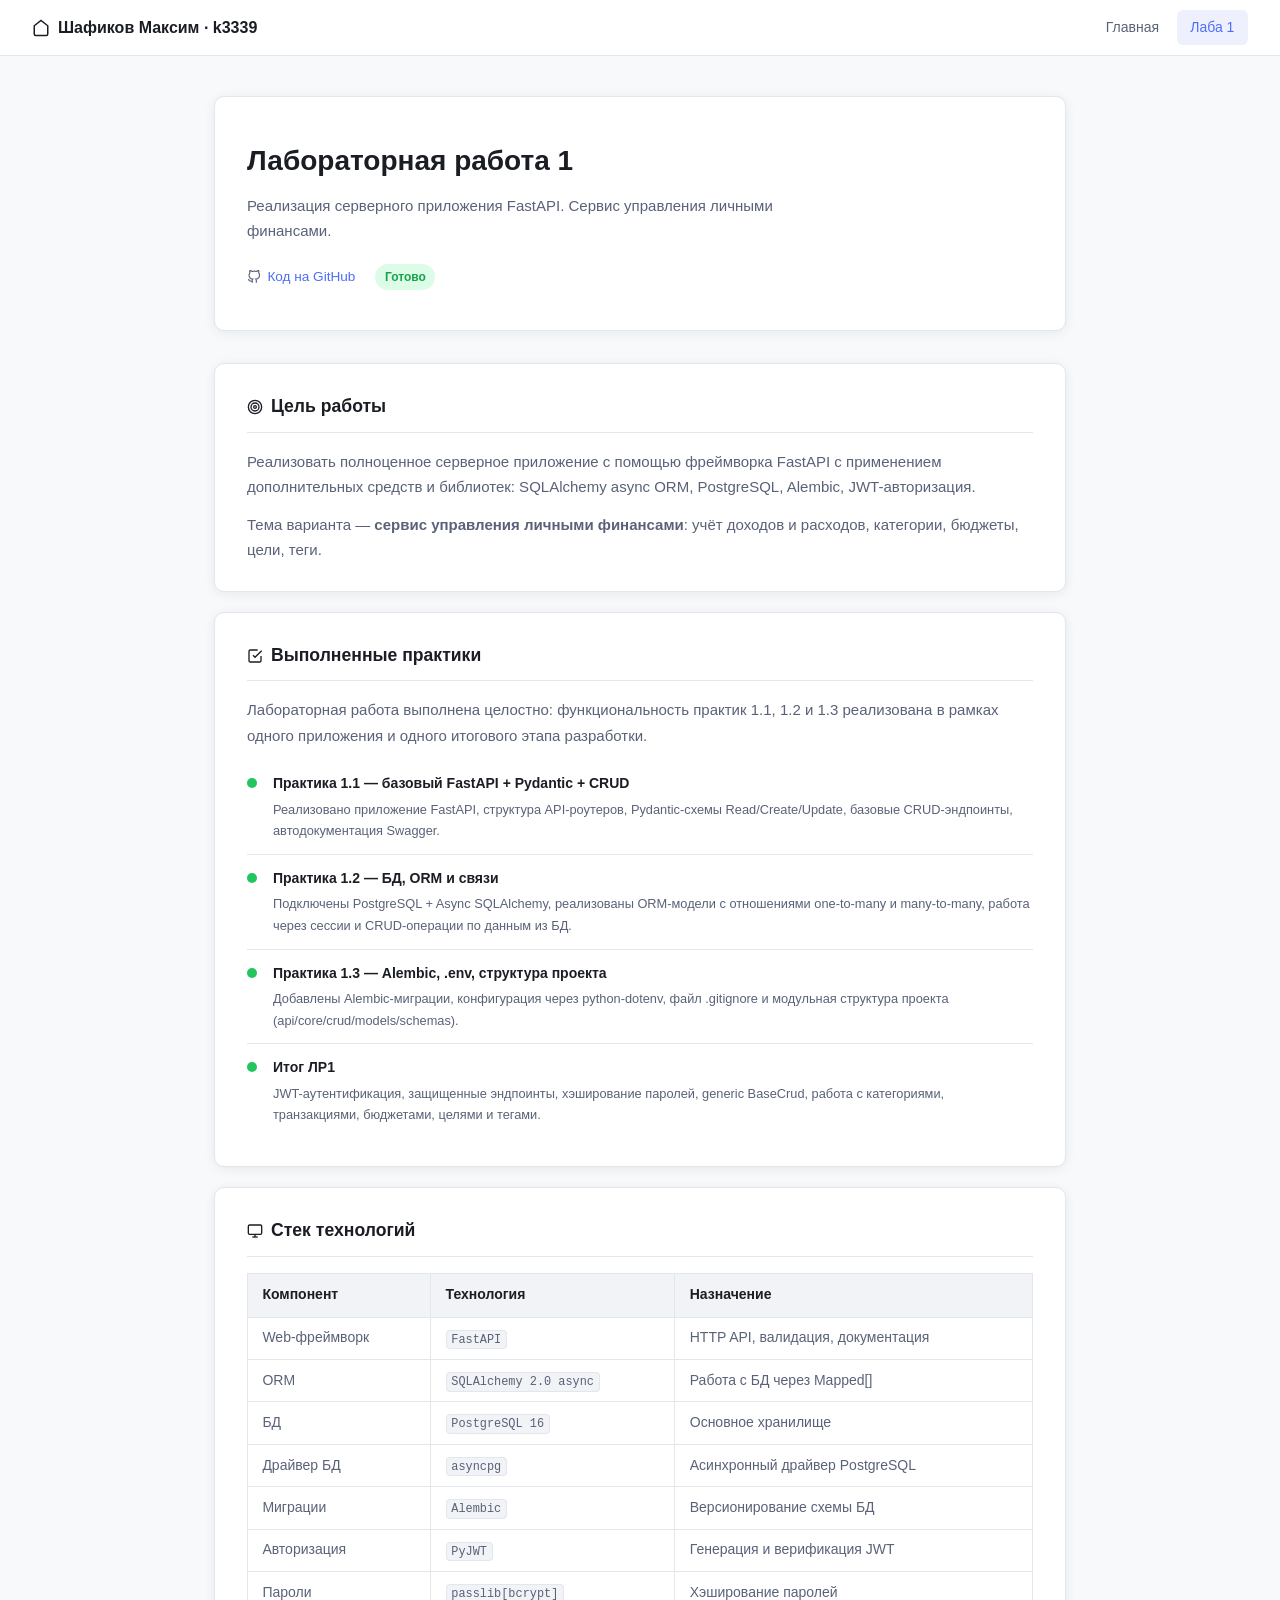
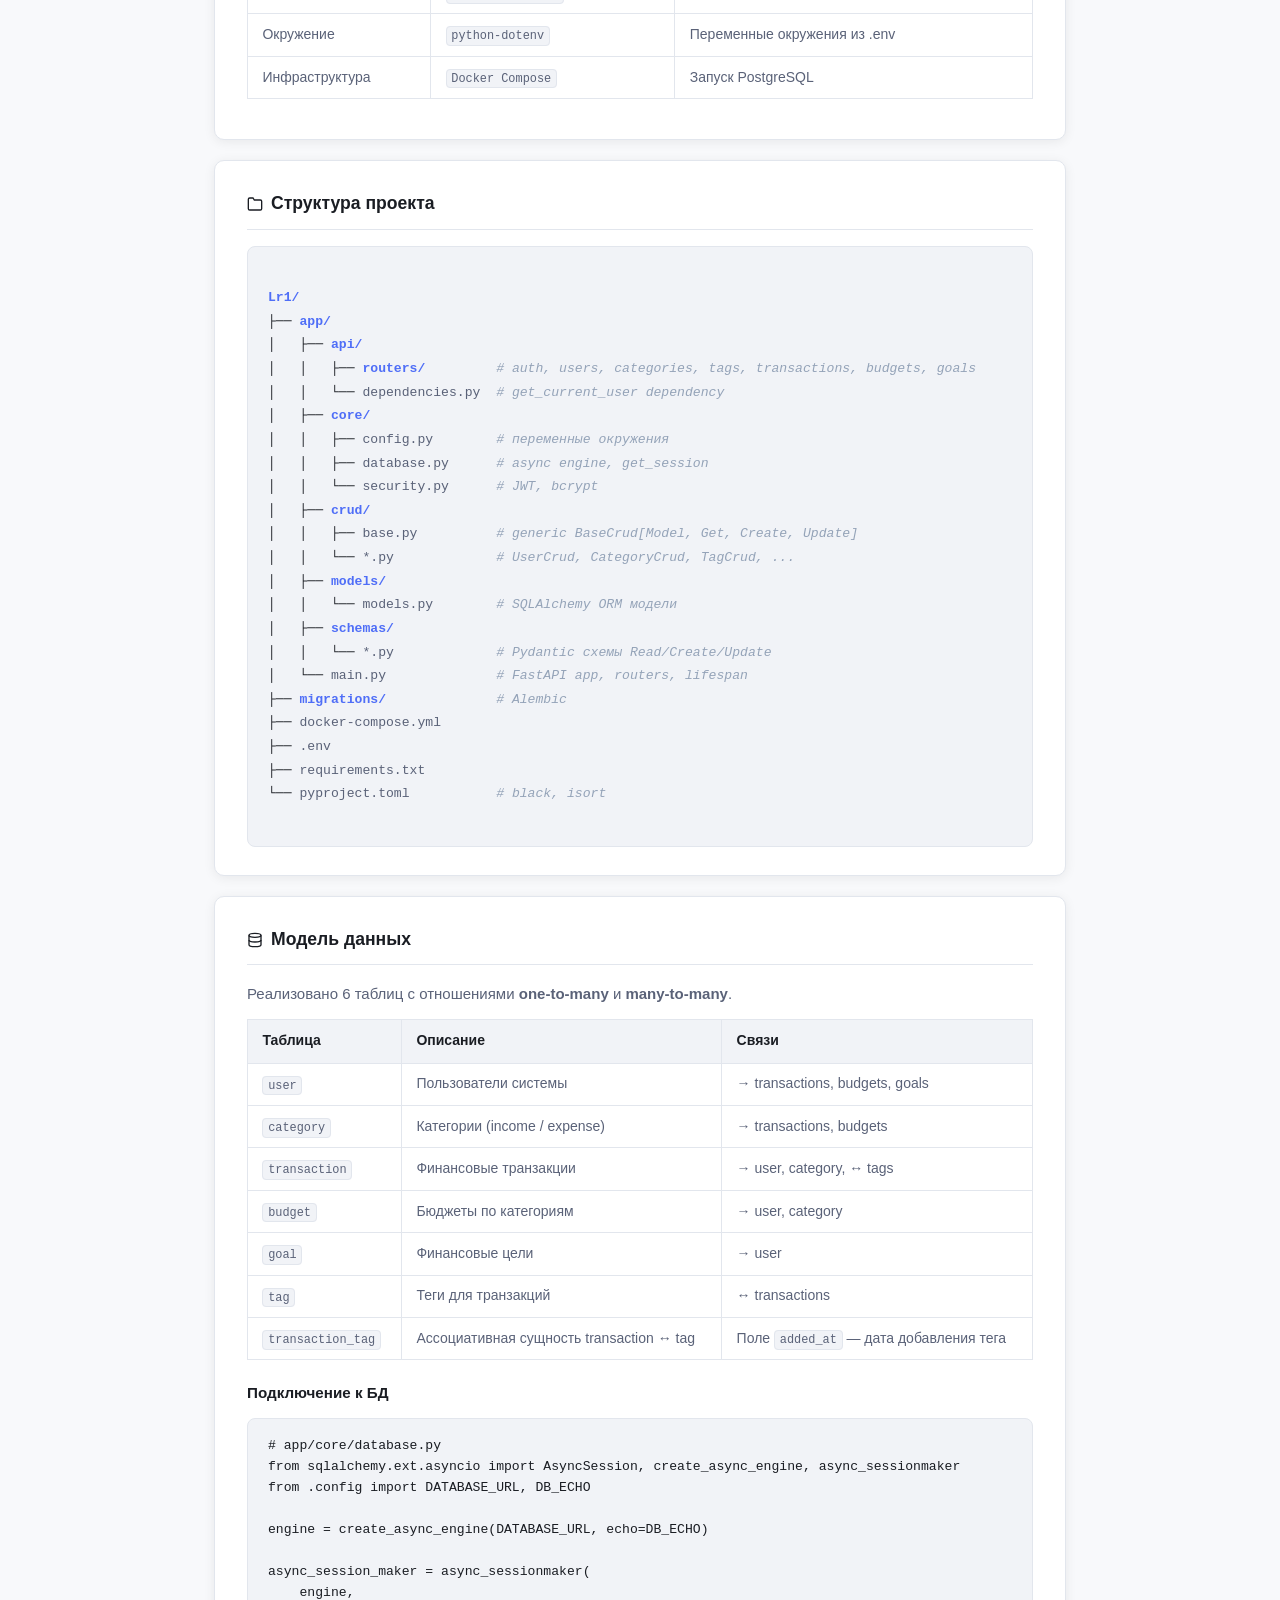
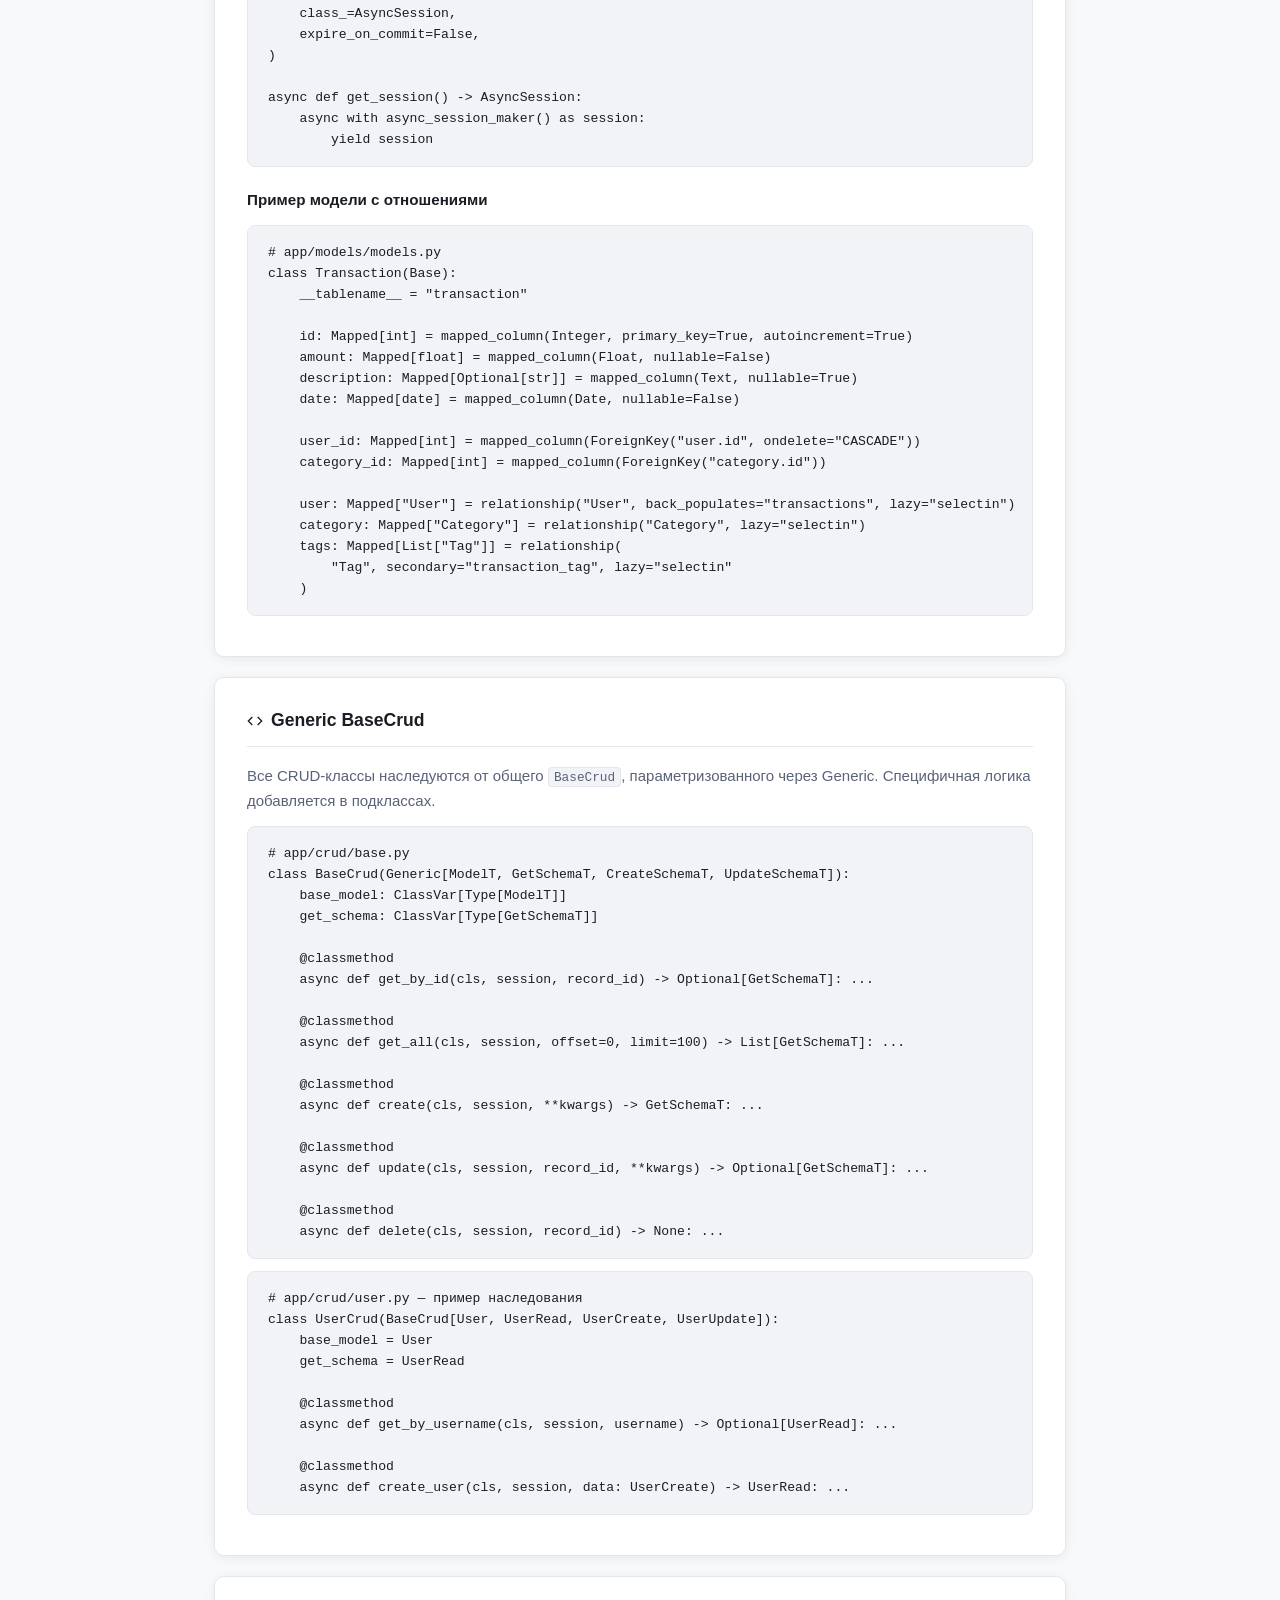
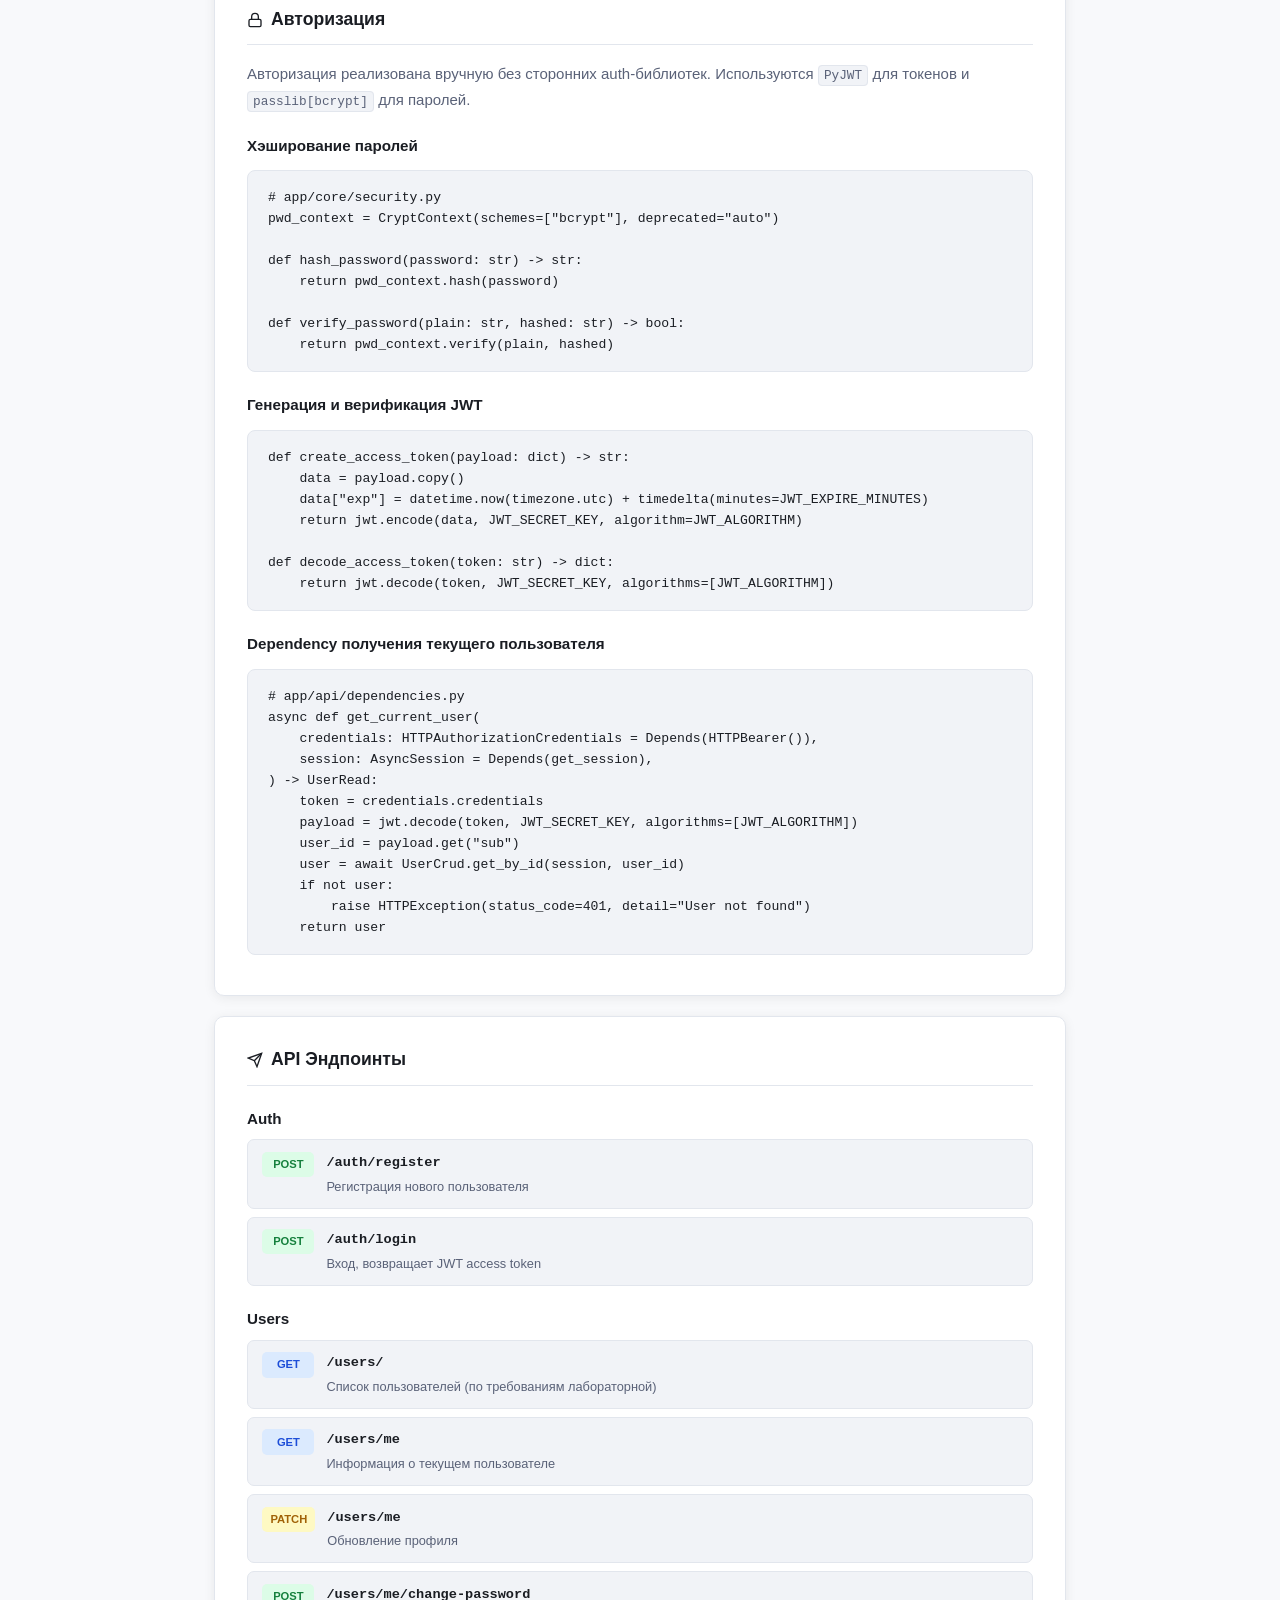
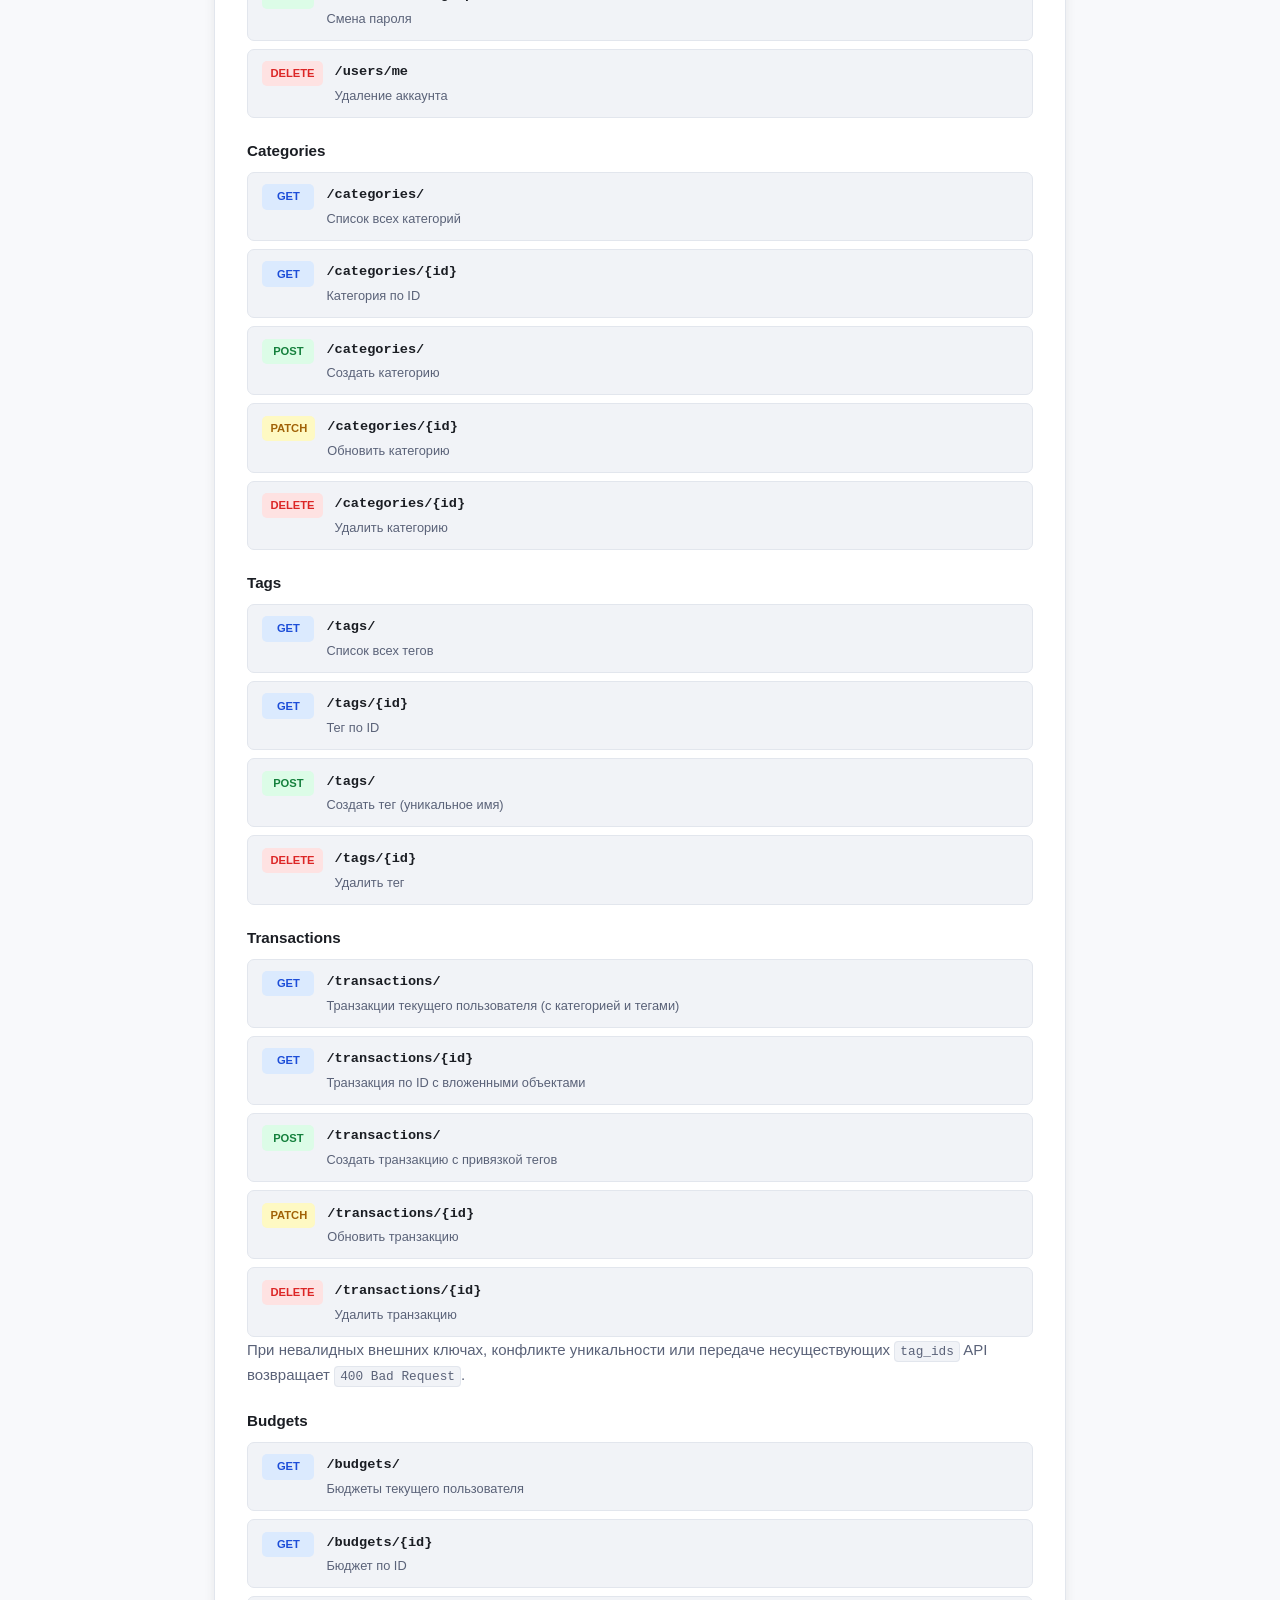
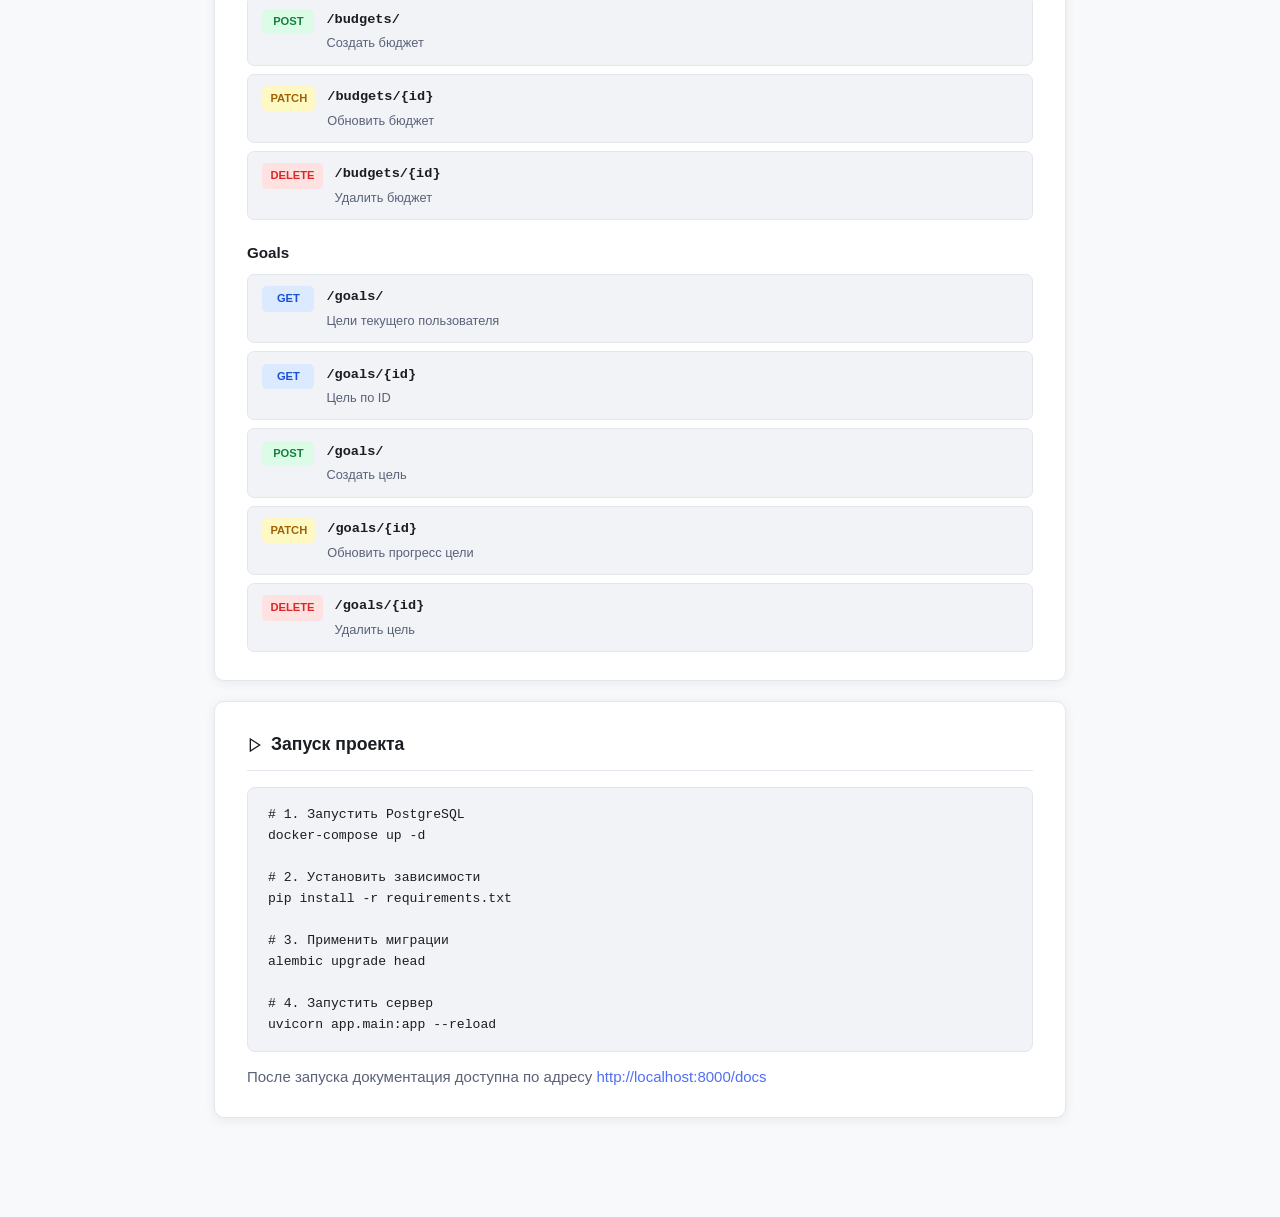
<file: students/k3339/Shafikov_Maxim/docs/lr1.html>
<!DOCTYPE html>
<html lang="ru">
<head>
  <meta charset="UTF-8" />
  <meta name="viewport" content="width=device-width, initial-scale=1.0" />
  <title>Лабораторная работа 1 — Шафиков Максим</title>
  <link rel="stylesheet" href="assets/style.css" />
</head>
<body>

<header class="site-header">
  <div class="logo">
    <svg width="18" height="18" viewBox="0 0 24 24" fill="none" stroke="currentColor" stroke-width="2"><path d="M3 9l9-7 9 7v11a2 2 0 0 1-2 2H5a2 2 0 0 1-2-2z"/></svg>
    Шафиков Максим · k3339
  </div>
  <nav>
    <a href="index.html">Главная</a>
    <a href="lr1.html" class="active">Лаба 1</a>
  </nav>
</header>

<div class="container">

  <!-- Hero -->
  <div class="hero">
    <h1>Лабораторная работа 1</h1>
    <p>Реализация серверного приложения FastAPI. Сервис управления личными финансами.</p>
    <div class="meta-row">
      <div class="meta-item">
        <svg width="14" height="14" viewBox="0 0 24 24" fill="none" stroke="currentColor" stroke-width="2"><path d="M9 19c-5 1.5-5-2.5-7-3m14 6v-3.87a3.37 3.37 0 0 0-.94-2.61c3.14-.35 6.44-1.54 6.44-7A5.44 5.44 0 0 0 20 4.77 5.07 5.07 0 0 0 19.91 1S18.73.65 16 2.48a13.38 13.38 0 0 0-7 0C6.27.65 5.09 1 5.09 1A5.07 5.07 0 0 0 5 4.77a5.44 5.44 0 0 0-1.5 3.78c0 5.42 3.3 6.61 6.44 7A3.37 3.37 0 0 0 9 18.13V22"/></svg>
        <a href="https://github.com/MrAmfix/ITMO_ICT_WebDevelopment_tools_2025-2026" target="_blank">Код на GitHub</a>
      </div>
      <div class="meta-item"><span class="badge">Готово</span></div>
    </div>
  </div>

  <!-- Цель -->
  <div class="section">
    <h2>
      <svg width="16" height="16" viewBox="0 0 24 24" fill="none" stroke="currentColor" stroke-width="2"><circle cx="12" cy="12" r="10"/><circle cx="12" cy="12" r="6"/><circle cx="12" cy="12" r="2"/></svg>
      Цель работы
    </h2>
    <p>Реализовать полноценное серверное приложение с помощью фреймворка FastAPI с применением дополнительных средств и библиотек: SQLAlchemy async ORM, PostgreSQL, Alembic, JWT-авторизация.</p>
    <p>Тема варианта — <strong>сервис управления личными финансами</strong>: учёт доходов и расходов, категории, бюджеты, цели, теги.</p>
  </div>

  <!-- Практики -->
  <div class="section">
    <h2>
      <svg width="16" height="16" viewBox="0 0 24 24" fill="none" stroke="currentColor" stroke-width="2"><polyline points="9 11 12 14 22 4"/><path d="M21 12v7a2 2 0 0 1-2 2H5a2 2 0 0 1-2-2V5a2 2 0 0 1 2-2h11"/></svg>
      Выполненные практики
    </h2>
    <p>Лабораторная работа выполнена целостно: функциональность практик 1.1, 1.2 и 1.3 реализована в рамках одного приложения и одного итогового этапа разработки.</p>

    <div class="timeline">
      <div class="timeline-item">
        <div class="commit-dot" style="background: var(--success)"></div>
        <div class="commit-info">
          <div class="commit-msg">Практика 1.1 — базовый FastAPI + Pydantic + CRUD</div>
          <div class="commit-sub">Реализовано приложение FastAPI, структура API-роутеров, Pydantic-схемы Read/Create/Update, базовые CRUD-эндпоинты, автодокументация Swagger.</div>
        </div>
      </div>
      <div class="timeline-item">
        <div class="commit-dot" style="background: var(--success)"></div>
        <div class="commit-info">
          <div class="commit-msg">Практика 1.2 — БД, ORM и связи</div>
          <div class="commit-sub">Подключены PostgreSQL + Async SQLAlchemy, реализованы ORM-модели с отношениями one-to-many и many-to-many, работа через сессии и CRUD-операции по данным из БД.</div>
        </div>
      </div>
      <div class="timeline-item">
        <div class="commit-dot" style="background: var(--success)"></div>
        <div class="commit-info">
          <div class="commit-msg">Практика 1.3 — Alembic, .env, структура проекта</div>
          <div class="commit-sub">Добавлены Alembic-миграции, конфигурация через python-dotenv, файл .gitignore и модульная структура проекта (api/core/crud/models/schemas).</div>
        </div>
      </div>
      <div class="timeline-item">
        <div class="commit-dot" style="background: var(--success)"></div>
        <div class="commit-info">
          <div class="commit-msg">Итог ЛР1</div>
          <div class="commit-sub">JWT-аутентификация, защищенные эндпоинты, хэширование паролей, generic BaseCrud, работа с категориями, транзакциями, бюджетами, целями и тегами.</div>
        </div>
      </div>
    </div>
  </div>

  <!-- Стек -->
  <div class="section">
    <h2>
      <svg width="16" height="16" viewBox="0 0 24 24" fill="none" stroke="currentColor" stroke-width="2"><rect x="2" y="3" width="20" height="14" rx="2"/><line x1="8" y1="21" x2="16" y2="21"/><line x1="12" y1="17" x2="12" y2="21"/></svg>
      Стек технологий
    </h2>
    <div class="table-wrap">
      <table>
        <thead>
          <tr><th>Компонент</th><th>Технология</th><th>Назначение</th></tr>
        </thead>
        <tbody>
          <tr><td>Web-фреймворк</td><td><code>FastAPI</code></td><td>HTTP API, валидация, документация</td></tr>
          <tr><td>ORM</td><td><code>SQLAlchemy 2.0 async</code></td><td>Работа с БД через Mapped[]</td></tr>
          <tr><td>БД</td><td><code>PostgreSQL 16</code></td><td>Основное хранилище</td></tr>
          <tr><td>Драйвер БД</td><td><code>asyncpg</code></td><td>Асинхронный драйвер PostgreSQL</td></tr>
          <tr><td>Миграции</td><td><code>Alembic</code></td><td>Версионирование схемы БД</td></tr>
          <tr><td>Авторизация</td><td><code>PyJWT</code></td><td>Генерация и верификация JWT</td></tr>
          <tr><td>Пароли</td><td><code>passlib[bcrypt]</code></td><td>Хэширование паролей</td></tr>
          <tr><td>Окружение</td><td><code>python-dotenv</code></td><td>Переменные окружения из .env</td></tr>
          <tr><td>Инфраструктура</td><td><code>Docker Compose</code></td><td>Запуск PostgreSQL</td></tr>
        </tbody>
      </table>
    </div>
  </div>

  <!-- Структура проекта -->
  <div class="section">
    <h2>
      <svg width="16" height="16" viewBox="0 0 24 24" fill="none" stroke="currentColor" stroke-width="2"><path d="M22 19a2 2 0 0 1-2 2H4a2 2 0 0 1-2-2V5a2 2 0 0 1 2-2h5l2 3h9a2 2 0 0 1 2 2z"/></svg>
      Структура проекта
    </h2>
    <div class="file-tree">
<span class="dir">Lr1/</span>
├── <span class="dir">app/</span>
│   ├── <span class="dir">api/</span>
│   │   ├── <span class="dir">routers/</span>   <span class="note">      # auth, users, categories, tags, transactions, budgets, goals</span>
│   │   └── <span class="file">dependencies.py</span>  <span class="note"># get_current_user dependency</span>
│   ├── <span class="dir">core/</span>
│   │   ├── <span class="file">config.py</span>        <span class="note"># переменные окружения</span>
│   │   ├── <span class="file">database.py</span>      <span class="note"># async engine, get_session</span>
│   │   └── <span class="file">security.py</span>      <span class="note"># JWT, bcrypt</span>
│   ├── <span class="dir">crud/</span>
│   │   ├── <span class="file">base.py</span>          <span class="note"># generic BaseCrud[Model, Get, Create, Update]</span>
│   │   └── <span class="file">*.py</span>             <span class="note"># UserCrud, CategoryCrud, TagCrud, ...</span>
│   ├── <span class="dir">models/</span>
│   │   └── <span class="file">models.py</span>        <span class="note"># SQLAlchemy ORM модели</span>
│   ├── <span class="dir">schemas/</span>
│   │   └── <span class="file">*.py</span>             <span class="note"># Pydantic схемы Read/Create/Update</span>
│   └── <span class="file">main.py</span>              <span class="note"># FastAPI app, routers, lifespan</span>
├── <span class="dir">migrations/</span>              <span class="note"># Alembic</span>
├── <span class="file">docker-compose.yml</span>
├── <span class="file">.env</span>
├── <span class="file">requirements.txt</span>
└── <span class="file">pyproject.toml</span>           <span class="note"># black, isort</span>
    </div>
  </div>

  <!-- Модель данных -->
  <div class="section">
    <h2>
      <svg width="16" height="16" viewBox="0 0 24 24" fill="none" stroke="currentColor" stroke-width="2"><ellipse cx="12" cy="5" rx="9" ry="3"/><path d="M21 12c0 1.66-4 3-9 3s-9-1.34-9-3"/><path d="M3 5v14c0 1.66 4 3 9 3s9-1.34 9-3V5"/></svg>
      Модель данных
    </h2>
    <p>Реализовано 6 таблиц с отношениями <strong>one-to-many</strong> и <strong>many-to-many</strong>.</p>
    <div class="table-wrap">
      <table>
        <thead>
          <tr><th>Таблица</th><th>Описание</th><th>Связи</th></tr>
        </thead>
        <tbody>
          <tr><td><code>user</code></td><td>Пользователи системы</td><td>→ transactions, budgets, goals</td></tr>
          <tr><td><code>category</code></td><td>Категории (income / expense)</td><td>→ transactions, budgets</td></tr>
          <tr><td><code>transaction</code></td><td>Финансовые транзакции</td><td>→ user, category, ↔ tags</td></tr>
          <tr><td><code>budget</code></td><td>Бюджеты по категориям</td><td>→ user, category</td></tr>
          <tr><td><code>goal</code></td><td>Финансовые цели</td><td>→ user</td></tr>
          <tr><td><code>tag</code></td><td>Теги для транзакций</td><td>↔ transactions</td></tr>
          <tr>
            <td><code>transaction_tag</code></td>
            <td>Ассоциативная сущность transaction ↔ tag</td>
            <td>Поле <code>added_at</code> — дата добавления тега</td>
          </tr>
        </tbody>
      </table>
    </div>

    <h3>Подключение к БД</h3>
    <pre><code># app/core/database.py
from sqlalchemy.ext.asyncio import AsyncSession, create_async_engine, async_sessionmaker
from .config import DATABASE_URL, DB_ECHO

engine = create_async_engine(DATABASE_URL, echo=DB_ECHO)

async_session_maker = async_sessionmaker(
    engine,
    class_=AsyncSession,
    expire_on_commit=False,
)

async def get_session() -> AsyncSession:
    async with async_session_maker() as session:
        yield session</code></pre>

    <h3>Пример модели с отношениями</h3>
    <pre><code># app/models/models.py
class Transaction(Base):
    __tablename__ = "transaction"

    id: Mapped[int] = mapped_column(Integer, primary_key=True, autoincrement=True)
    amount: Mapped[float] = mapped_column(Float, nullable=False)
    description: Mapped[Optional[str]] = mapped_column(Text, nullable=True)
    date: Mapped[date] = mapped_column(Date, nullable=False)

    user_id: Mapped[int] = mapped_column(ForeignKey("user.id", ondelete="CASCADE"))
    category_id: Mapped[int] = mapped_column(ForeignKey("category.id"))

    user: Mapped["User"] = relationship("User", back_populates="transactions", lazy="selectin")
    category: Mapped["Category"] = relationship("Category", lazy="selectin")
    tags: Mapped[List["Tag"]] = relationship(
        "Tag", secondary="transaction_tag", lazy="selectin"
    )</code></pre>
  </div>

  <!-- Generic CRUD -->
  <div class="section">
    <h2>
      <svg width="16" height="16" viewBox="0 0 24 24" fill="none" stroke="currentColor" stroke-width="2"><polyline points="16 18 22 12 16 6"/><polyline points="8 6 2 12 8 18"/></svg>
      Generic BaseCrud
    </h2>
    <p>Все CRUD-классы наследуются от общего <code>BaseCrud</code>, параметризованного через Generic. Специфичная логика добавляется в подклассах.</p>
    <pre><code># app/crud/base.py
class BaseCrud(Generic[ModelT, GetSchemaT, CreateSchemaT, UpdateSchemaT]):
    base_model: ClassVar[Type[ModelT]]
    get_schema: ClassVar[Type[GetSchemaT]]

    @classmethod
    async def get_by_id(cls, session, record_id) -> Optional[GetSchemaT]: ...

    @classmethod
    async def get_all(cls, session, offset=0, limit=100) -> List[GetSchemaT]: ...

    @classmethod
    async def create(cls, session, **kwargs) -> GetSchemaT: ...

    @classmethod
    async def update(cls, session, record_id, **kwargs) -> Optional[GetSchemaT]: ...

    @classmethod
    async def delete(cls, session, record_id) -> None: ...</code></pre>

    <pre><code># app/crud/user.py — пример наследования
class UserCrud(BaseCrud[User, UserRead, UserCreate, UserUpdate]):
    base_model = User
    get_schema = UserRead

    @classmethod
    async def get_by_username(cls, session, username) -> Optional[UserRead]: ...

    @classmethod
    async def create_user(cls, session, data: UserCreate) -> UserRead: ...</code></pre>
  </div>

  <!-- Авторизация -->
  <div class="section">
    <h2>
      <svg width="16" height="16" viewBox="0 0 24 24" fill="none" stroke="currentColor" stroke-width="2"><rect x="3" y="11" width="18" height="11" rx="2" ry="2"/><path d="M7 11V7a5 5 0 0 1 10 0v4"/></svg>
      Авторизация
    </h2>
    <p>Авторизация реализована вручную без сторонних auth-библиотек. Используются <code>PyJWT</code> для токенов и <code>passlib[bcrypt]</code> для паролей.</p>

    <h3>Хэширование паролей</h3>
    <pre><code># app/core/security.py
pwd_context = CryptContext(schemes=["bcrypt"], deprecated="auto")

def hash_password(password: str) -> str:
    return pwd_context.hash(password)

def verify_password(plain: str, hashed: str) -> bool:
    return pwd_context.verify(plain, hashed)</code></pre>

    <h3>Генерация и верификация JWT</h3>
    <pre><code>def create_access_token(payload: dict) -> str:
    data = payload.copy()
    data["exp"] = datetime.now(timezone.utc) + timedelta(minutes=JWT_EXPIRE_MINUTES)
    return jwt.encode(data, JWT_SECRET_KEY, algorithm=JWT_ALGORITHM)

def decode_access_token(token: str) -> dict:
    return jwt.decode(token, JWT_SECRET_KEY, algorithms=[JWT_ALGORITHM])</code></pre>

    <h3>Dependency получения текущего пользователя</h3>
    <pre><code># app/api/dependencies.py
async def get_current_user(
    credentials: HTTPAuthorizationCredentials = Depends(HTTPBearer()),
    session: AsyncSession = Depends(get_session),
) -> UserRead:
    token = credentials.credentials
    payload = jwt.decode(token, JWT_SECRET_KEY, algorithms=[JWT_ALGORITHM])
    user_id = payload.get("sub")
    user = await UserCrud.get_by_id(session, user_id)
    if not user:
        raise HTTPException(status_code=401, detail="User not found")
    return user</code></pre>
  </div>

  <!-- Эндпоинты -->
  <div class="section">
    <h2>
      <svg width="16" height="16" viewBox="0 0 24 24" fill="none" stroke="currentColor" stroke-width="2"><line x1="22" y1="2" x2="11" y2="13"/><polygon points="22 2 15 22 11 13 2 9 22 2"/></svg>
      API Эндпоинты
    </h2>

    <h3>Auth</h3>
    <div class="endpoint-list">
      <div class="endpoint">
        <span class="method post">POST</span>
        <div><div class="endpoint-path">/auth/register</div><div class="endpoint-desc">Регистрация нового пользователя</div></div>
      </div>
      <div class="endpoint">
        <span class="method post">POST</span>
        <div><div class="endpoint-path">/auth/login</div><div class="endpoint-desc">Вход, возвращает JWT access token</div></div>
      </div>
    </div>

    <h3>Users</h3>
    <div class="endpoint-list">
      <div class="endpoint">
        <span class="method get">GET</span>
        <div><div class="endpoint-path">/users/</div><div class="endpoint-desc">Список пользователей (по требованиям лабораторной)</div></div>
      </div>
      <div class="endpoint">
        <span class="method get">GET</span>
        <div><div class="endpoint-path">/users/me</div><div class="endpoint-desc">Информация о текущем пользователе</div></div>
      </div>
      <div class="endpoint">
        <span class="method patch">PATCH</span>
        <div><div class="endpoint-path">/users/me</div><div class="endpoint-desc">Обновление профиля</div></div>
      </div>
      <div class="endpoint">
        <span class="method post">POST</span>
        <div><div class="endpoint-path">/users/me/change-password</div><div class="endpoint-desc">Смена пароля</div></div>
      </div>
      <div class="endpoint">
        <span class="method delete">DELETE</span>
        <div><div class="endpoint-path">/users/me</div><div class="endpoint-desc">Удаление аккаунта</div></div>
      </div>
    </div>

    <h3>Categories</h3>
    <div class="endpoint-list">
      <div class="endpoint"><span class="method get">GET</span><div><div class="endpoint-path">/categories/</div><div class="endpoint-desc">Список всех категорий</div></div></div>
      <div class="endpoint"><span class="method get">GET</span><div><div class="endpoint-path">/categories/{id}</div><div class="endpoint-desc">Категория по ID</div></div></div>
      <div class="endpoint"><span class="method post">POST</span><div><div class="endpoint-path">/categories/</div><div class="endpoint-desc">Создать категорию</div></div></div>
      <div class="endpoint"><span class="method patch">PATCH</span><div><div class="endpoint-path">/categories/{id}</div><div class="endpoint-desc">Обновить категорию</div></div></div>
      <div class="endpoint"><span class="method delete">DELETE</span><div><div class="endpoint-path">/categories/{id}</div><div class="endpoint-desc">Удалить категорию</div></div></div>
    </div>

    <h3>Tags</h3>
    <div class="endpoint-list">
      <div class="endpoint"><span class="method get">GET</span><div><div class="endpoint-path">/tags/</div><div class="endpoint-desc">Список всех тегов</div></div></div>
      <div class="endpoint"><span class="method get">GET</span><div><div class="endpoint-path">/tags/{id}</div><div class="endpoint-desc">Тег по ID</div></div></div>
      <div class="endpoint"><span class="method post">POST</span><div><div class="endpoint-path">/tags/</div><div class="endpoint-desc">Создать тег (уникальное имя)</div></div></div>
      <div class="endpoint"><span class="method delete">DELETE</span><div><div class="endpoint-path">/tags/{id}</div><div class="endpoint-desc">Удалить тег</div></div></div>
    </div>

    <h3>Transactions</h3>
    <div class="endpoint-list">
      <div class="endpoint"><span class="method get">GET</span><div><div class="endpoint-path">/transactions/</div><div class="endpoint-desc">Транзакции текущего пользователя (с категорией и тегами)</div></div></div>
      <div class="endpoint"><span class="method get">GET</span><div><div class="endpoint-path">/transactions/{id}</div><div class="endpoint-desc">Транзакция по ID с вложенными объектами</div></div></div>
      <div class="endpoint"><span class="method post">POST</span><div><div class="endpoint-path">/transactions/</div><div class="endpoint-desc">Создать транзакцию с привязкой тегов</div></div></div>
      <div class="endpoint"><span class="method patch">PATCH</span><div><div class="endpoint-path">/transactions/{id}</div><div class="endpoint-desc">Обновить транзакцию</div></div></div>
      <div class="endpoint"><span class="method delete">DELETE</span><div><div class="endpoint-path">/transactions/{id}</div><div class="endpoint-desc">Удалить транзакцию</div></div></div>
    </div>
    <p>При невалидных внешних ключах, конфликте уникальности или передаче несуществующих <code>tag_ids</code> API возвращает <code>400 Bad Request</code>.</p>

    <h3>Budgets</h3>
    <div class="endpoint-list">
      <div class="endpoint"><span class="method get">GET</span><div><div class="endpoint-path">/budgets/</div><div class="endpoint-desc">Бюджеты текущего пользователя</div></div></div>
      <div class="endpoint"><span class="method get">GET</span><div><div class="endpoint-path">/budgets/{id}</div><div class="endpoint-desc">Бюджет по ID</div></div></div>
      <div class="endpoint"><span class="method post">POST</span><div><div class="endpoint-path">/budgets/</div><div class="endpoint-desc">Создать бюджет</div></div></div>
      <div class="endpoint"><span class="method patch">PATCH</span><div><div class="endpoint-path">/budgets/{id}</div><div class="endpoint-desc">Обновить бюджет</div></div></div>
      <div class="endpoint"><span class="method delete">DELETE</span><div><div class="endpoint-path">/budgets/{id}</div><div class="endpoint-desc">Удалить бюджет</div></div></div>
    </div>

    <h3>Goals</h3>
    <div class="endpoint-list">
      <div class="endpoint"><span class="method get">GET</span><div><div class="endpoint-path">/goals/</div><div class="endpoint-desc">Цели текущего пользователя</div></div></div>
      <div class="endpoint"><span class="method get">GET</span><div><div class="endpoint-path">/goals/{id}</div><div class="endpoint-desc">Цель по ID</div></div></div>
      <div class="endpoint"><span class="method post">POST</span><div><div class="endpoint-path">/goals/</div><div class="endpoint-desc">Создать цель</div></div></div>
      <div class="endpoint"><span class="method patch">PATCH</span><div><div class="endpoint-path">/goals/{id}</div><div class="endpoint-desc">Обновить прогресс цели</div></div></div>
      <div class="endpoint"><span class="method delete">DELETE</span><div><div class="endpoint-path">/goals/{id}</div><div class="endpoint-desc">Удалить цель</div></div></div>
    </div>
  </div>

  <!-- Запуск -->
  <div class="section">
    <h2>
      <svg width="16" height="16" viewBox="0 0 24 24" fill="none" stroke="currentColor" stroke-width="2"><polygon points="5 3 19 12 5 21 5 3"/></svg>
      Запуск проекта
    </h2>
    <pre><code># 1. Запустить PostgreSQL
docker-compose up -d

# 2. Установить зависимости
pip install -r requirements.txt

# 3. Применить миграции
alembic upgrade head

# 4. Запустить сервер
uvicorn app.main:app --reload</code></pre>
    <p>После запуска документация доступна по адресу <a href="http://localhost:8000/docs" target="_blank">http://localhost:8000/docs</a></p>
  </div>

</div>
</body>
</html>
</file>
<file: docs/assets/style.css>
*, *::before, *::after { box-sizing: border-box; margin: 0; padding: 0; }

:root {
  --bg: #f8f9fb;
  --surface: #ffffff;
  --surface-alt: #f1f3f7;
  --border: #e2e6ed;
  --accent: #4f6ef7;
  --accent-light: #eef0fe;
  --text: #1a1d23;
  --text-secondary: #5a6278;
  --success: #22c55e;
  --warning: #f59e0b;
  --code-bg: #f1f3f7;
  --radius: 10px;
  --shadow: 0 2px 12px rgba(0,0,0,0.07);
}

body {
  font-family: -apple-system, BlinkMacSystemFont, "Segoe UI", Roboto, sans-serif;
  background: var(--bg);
  color: var(--text);
  line-height: 1.7;
  font-size: 15px;
}

a { color: var(--accent); text-decoration: none; }
a:hover { text-decoration: underline; }

/* ── Layout ── */
.site-header {
  background: var(--surface);
  border-bottom: 1px solid var(--border);
  padding: 0 2rem;
  position: sticky;
  top: 0;
  z-index: 100;
  display: flex;
  align-items: center;
  justify-content: space-between;
  height: 56px;
}

.site-header .logo {
  font-weight: 700;
  font-size: 1rem;
  color: var(--text);
  display: flex;
  align-items: center;
  gap: 0.5rem;
}

.site-header nav { display: flex; gap: 0.25rem; }

.site-header nav a {
  padding: 0.35rem 0.85rem;
  border-radius: 6px;
  font-size: 0.875rem;
  color: var(--text-secondary);
  transition: background 0.15s, color 0.15s;
}

.site-header nav a:hover,
.site-header nav a.active {
  background: var(--accent-light);
  color: var(--accent);
  text-decoration: none;
}

.container {
  max-width: 900px;
  margin: 0 auto;
  padding: 2.5rem 1.5rem 5rem;
}

/* ── Hero ── */
.hero {
  background: var(--surface);
  border: 1px solid var(--border);
  border-radius: var(--radius);
  padding: 2.5rem 2rem;
  margin-bottom: 2rem;
  box-shadow: var(--shadow);
}

.hero h1 {
  font-size: 1.75rem;
  font-weight: 700;
  margin-bottom: 0.5rem;
}

.hero p { color: var(--text-secondary); max-width: 600px; }

.meta-row {
  display: flex;
  flex-wrap: wrap;
  gap: 1.25rem;
  margin-top: 1.25rem;
}

.meta-item {
  display: flex;
  align-items: center;
  gap: 0.4rem;
  font-size: 0.85rem;
  color: var(--text-secondary);
}

.meta-item strong { color: var(--text); }

/* ── Lab cards on index ── */
.lab-grid {
  display: grid;
  grid-template-columns: repeat(auto-fill, minmax(260px, 1fr));
  gap: 1rem;
  margin-top: 1.5rem;
}

.lab-card {
  background: var(--surface);
  border: 1px solid var(--border);
  border-radius: var(--radius);
  padding: 1.5rem;
  box-shadow: var(--shadow);
  transition: box-shadow 0.2s, border-color 0.2s;
  display: flex;
  flex-direction: column;
  gap: 0.5rem;
}

.lab-card:hover {
  box-shadow: 0 4px 20px rgba(79,110,247,0.12);
  border-color: var(--accent);
  text-decoration: none;
}

.lab-card .lab-num {
  font-size: 0.75rem;
  font-weight: 600;
  color: var(--accent);
  text-transform: uppercase;
  letter-spacing: 0.05em;
}

.lab-card h2 { font-size: 1rem; font-weight: 600; color: var(--text); }
.lab-card p { font-size: 0.85rem; color: var(--text-secondary); }

.badge {
  display: inline-flex;
  align-items: center;
  padding: 0.2rem 0.6rem;
  border-radius: 99px;
  font-size: 0.75rem;
  font-weight: 600;
  background: #dcfce7;
  color: #16a34a;
  width: fit-content;
}

.badge.wip { background: #fef9c3; color: #a16207; }

/* ── Section ── */
.section {
  background: var(--surface);
  border: 1px solid var(--border);
  border-radius: var(--radius);
  padding: 1.75rem 2rem;
  margin-bottom: 1.25rem;
  box-shadow: var(--shadow);
}

.section h2 {
  font-size: 1.1rem;
  font-weight: 700;
  margin-bottom: 1rem;
  padding-bottom: 0.6rem;
  border-bottom: 1px solid var(--border);
  display: flex;
  align-items: center;
  gap: 0.5rem;
}

.section h3 {
  font-size: 0.95rem;
  font-weight: 600;
  margin: 1.25rem 0 0.5rem;
  color: var(--text);
}

.section p { color: var(--text-secondary); margin-bottom: 0.75rem; }
.section p:last-child { margin-bottom: 0; }

/* ── Code ── */
pre {
  background: var(--code-bg);
  border: 1px solid var(--border);
  border-radius: 8px;
  padding: 1rem 1.25rem;
  overflow-x: auto;
  font-size: 0.82rem;
  line-height: 1.6;
  margin: 0.75rem 0;
}

code {
  font-family: "JetBrains Mono", "Fira Code", "Cascadia Code", monospace;
  font-size: 0.85em;
  background: var(--code-bg);
  padding: 0.15em 0.4em;
  border-radius: 4px;
  border: 1px solid var(--border);
}

pre code {
  background: none;
  border: none;
  padding: 0;
  font-size: inherit;
}

/* ── Table ── */
.table-wrap { overflow-x: auto; margin: 0.75rem 0; }

table {
  width: 100%;
  border-collapse: collapse;
  font-size: 0.875rem;
}

th {
  background: var(--surface-alt);
  padding: 0.6rem 0.9rem;
  text-align: left;
  font-weight: 600;
  border: 1px solid var(--border);
}

td {
  padding: 0.55rem 0.9rem;
  border: 1px solid var(--border);
  color: var(--text-secondary);
  vertical-align: top;
}

tr:hover td { background: var(--surface-alt); }

/* ── Endpoint list ── */
.endpoint-list { display: flex; flex-direction: column; gap: 0.5rem; margin-top: 0.5rem; }

.endpoint {
  display: flex;
  align-items: flex-start;
  gap: 0.75rem;
  padding: 0.65rem 0.9rem;
  border-radius: 7px;
  border: 1px solid var(--border);
  background: var(--surface-alt);
  font-size: 0.85rem;
}

.endpoint:hover { border-color: var(--accent); background: var(--accent-light); }

.method {
  font-size: 0.7rem;
  font-weight: 700;
  padding: 0.2rem 0.5rem;
  border-radius: 5px;
  min-width: 52px;
  text-align: center;
  flex-shrink: 0;
  margin-top: 1px;
}

.method.get    { background: #dbeafe; color: #1d4ed8; }
.method.post   { background: #dcfce7; color: #15803d; }
.method.patch  { background: #fef9c3; color: #a16207; }
.method.delete { background: #fee2e2; color: #dc2626; }

.endpoint-path { font-family: monospace; font-weight: 600; color: var(--text); }
.endpoint-desc { color: var(--text-secondary); margin-top: 0.1rem; font-size: 0.8rem; }

/* ── Commit timeline ── */
.timeline { display: flex; flex-direction: column; gap: 0; margin-top: 0.5rem; }

.timeline-item {
  display: flex;
  gap: 1rem;
  padding: 0.75rem 0;
  border-bottom: 1px solid var(--border);
}

.timeline-item:last-child { border-bottom: none; }

.commit-dot {
  width: 10px;
  height: 10px;
  border-radius: 50%;
  background: var(--accent);
  margin-top: 6px;
  flex-shrink: 0;
}

.commit-info { flex: 1; }
.commit-msg { font-weight: 600; font-size: 0.875rem; }
.commit-sub { font-size: 0.8rem; color: var(--text-secondary); margin-top: 0.15rem; }

/* ── File tree ── */
.file-tree {
  background: var(--code-bg);
  border: 1px solid var(--border);
  border-radius: 8px;
  padding: 1rem 1.25rem;
  font-family: monospace;
  font-size: 0.82rem;
  line-height: 1.8;
  white-space: pre-wrap;
  overflow-x: auto;
}

.file-tree .dir  { color: var(--accent); font-weight: 600; }
.file-tree .file { color: var(--text-secondary); }
.file-tree .note { color: #94a3b8; font-style: italic; }

/* ── Responsive ── */
@media (max-width: 600px) {
  .container { padding: 1.25rem 1rem 4rem; }
  .section { padding: 1.25rem; }
  .hero { padding: 1.5rem 1.25rem; }
  .hero h1 { font-size: 1.35rem; }
  .site-header { padding: 0 1rem; }
}
</file>
<file: students/k3339/Shafikov_Maxim/docs/assets/style.css>
*, *::before, *::after { box-sizing: border-box; margin: 0; padding: 0; }

:root {
  --bg: #f8f9fb;
  --surface: #ffffff;
  --surface-alt: #f1f3f7;
  --border: #e2e6ed;
  --accent: #4f6ef7;
  --accent-light: #eef0fe;
  --text: #1a1d23;
  --text-secondary: #5a6278;
  --success: #22c55e;
  --warning: #f59e0b;
  --code-bg: #f1f3f7;
  --radius: 10px;
  --shadow: 0 2px 12px rgba(0,0,0,0.07);
}

body {
  font-family: -apple-system, BlinkMacSystemFont, "Segoe UI", Roboto, sans-serif;
  background: var(--bg);
  color: var(--text);
  line-height: 1.7;
  font-size: 15px;
}

a { color: var(--accent); text-decoration: none; }
a:hover { text-decoration: underline; }

/* ── Layout ── */
.site-header {
  background: var(--surface);
  border-bottom: 1px solid var(--border);
  padding: 0 2rem;
  position: sticky;
  top: 0;
  z-index: 100;
  display: flex;
  align-items: center;
  justify-content: space-between;
  height: 56px;
}

.site-header .logo {
  font-weight: 700;
  font-size: 1rem;
  color: var(--text);
  display: flex;
  align-items: center;
  gap: 0.5rem;
}

.site-header nav { display: flex; gap: 0.25rem; }

.site-header nav a {
  padding: 0.35rem 0.85rem;
  border-radius: 6px;
  font-size: 0.875rem;
  color: var(--text-secondary);
  transition: background 0.15s, color 0.15s;
}

.site-header nav a:hover,
.site-header nav a.active {
  background: var(--accent-light);
  color: var(--accent);
  text-decoration: none;
}

.container {
  max-width: 900px;
  margin: 0 auto;
  padding: 2.5rem 1.5rem 5rem;
}

/* ── Hero ── */
.hero {
  background: var(--surface);
  border: 1px solid var(--border);
  border-radius: var(--radius);
  padding: 2.5rem 2rem;
  margin-bottom: 2rem;
  box-shadow: var(--shadow);
}

.hero h1 {
  font-size: 1.75rem;
  font-weight: 700;
  margin-bottom: 0.5rem;
}

.hero p { color: var(--text-secondary); max-width: 600px; }

.meta-row {
  display: flex;
  flex-wrap: wrap;
  gap: 1.25rem;
  margin-top: 1.25rem;
}

.meta-item {
  display: flex;
  align-items: center;
  gap: 0.4rem;
  font-size: 0.85rem;
  color: var(--text-secondary);
}

.meta-item strong { color: var(--text); }

/* ── Lab cards on index ── */
.lab-grid {
  display: grid;
  grid-template-columns: repeat(auto-fill, minmax(260px, 1fr));
  gap: 1rem;
  margin-top: 1.5rem;
}

.lab-card {
  background: var(--surface);
  border: 1px solid var(--border);
  border-radius: var(--radius);
  padding: 1.5rem;
  box-shadow: var(--shadow);
  transition: box-shadow 0.2s, border-color 0.2s;
  display: flex;
  flex-direction: column;
  gap: 0.5rem;
}

.lab-card:hover {
  box-shadow: 0 4px 20px rgba(79,110,247,0.12);
  border-color: var(--accent);
  text-decoration: none;
}

.lab-card .lab-num {
  font-size: 0.75rem;
  font-weight: 600;
  color: var(--accent);
  text-transform: uppercase;
  letter-spacing: 0.05em;
}

.lab-card h2 { font-size: 1rem; font-weight: 600; color: var(--text); }
.lab-card p { font-size: 0.85rem; color: var(--text-secondary); }

.badge {
  display: inline-flex;
  align-items: center;
  padding: 0.2rem 0.6rem;
  border-radius: 99px;
  font-size: 0.75rem;
  font-weight: 600;
  background: #dcfce7;
  color: #16a34a;
  width: fit-content;
}

.badge.wip { background: #fef9c3; color: #a16207; }

/* ── Section ── */
.section {
  background: var(--surface);
  border: 1px solid var(--border);
  border-radius: var(--radius);
  padding: 1.75rem 2rem;
  margin-bottom: 1.25rem;
  box-shadow: var(--shadow);
}

.section h2 {
  font-size: 1.1rem;
  font-weight: 700;
  margin-bottom: 1rem;
  padding-bottom: 0.6rem;
  border-bottom: 1px solid var(--border);
  display: flex;
  align-items: center;
  gap: 0.5rem;
}

.section h3 {
  font-size: 0.95rem;
  font-weight: 600;
  margin: 1.25rem 0 0.5rem;
  color: var(--text);
}

.section p { color: var(--text-secondary); margin-bottom: 0.75rem; }
.section p:last-child { margin-bottom: 0; }

/* ── Code ── */
pre {
  background: var(--code-bg);
  border: 1px solid var(--border);
  border-radius: 8px;
  padding: 1rem 1.25rem;
  overflow-x: auto;
  font-size: 0.82rem;
  line-height: 1.6;
  margin: 0.75rem 0;
}

code {
  font-family: "JetBrains Mono", "Fira Code", "Cascadia Code", monospace;
  font-size: 0.85em;
  background: var(--code-bg);
  padding: 0.15em 0.4em;
  border-radius: 4px;
  border: 1px solid var(--border);
}

pre code {
  background: none;
  border: none;
  padding: 0;
  font-size: inherit;
}

/* ── Table ── */
.table-wrap { overflow-x: auto; margin: 0.75rem 0; }

table {
  width: 100%;
  border-collapse: collapse;
  font-size: 0.875rem;
}

th {
  background: var(--surface-alt);
  padding: 0.6rem 0.9rem;
  text-align: left;
  font-weight: 600;
  border: 1px solid var(--border);
}

td {
  padding: 0.55rem 0.9rem;
  border: 1px solid var(--border);
  color: var(--text-secondary);
  vertical-align: top;
}

tr:hover td { background: var(--surface-alt); }

/* ── Endpoint list ── */
.endpoint-list { display: flex; flex-direction: column; gap: 0.5rem; margin-top: 0.5rem; }

.endpoint {
  display: flex;
  align-items: flex-start;
  gap: 0.75rem;
  padding: 0.65rem 0.9rem;
  border-radius: 7px;
  border: 1px solid var(--border);
  background: var(--surface-alt);
  font-size: 0.85rem;
}

.endpoint:hover { border-color: var(--accent); background: var(--accent-light); }

.method {
  font-size: 0.7rem;
  font-weight: 700;
  padding: 0.2rem 0.5rem;
  border-radius: 5px;
  min-width: 52px;
  text-align: center;
  flex-shrink: 0;
  margin-top: 1px;
}

.method.get    { background: #dbeafe; color: #1d4ed8; }
.method.post   { background: #dcfce7; color: #15803d; }
.method.patch  { background: #fef9c3; color: #a16207; }
.method.delete { background: #fee2e2; color: #dc2626; }

.endpoint-path { font-family: monospace; font-weight: 600; color: var(--text); }
.endpoint-desc { color: var(--text-secondary); margin-top: 0.1rem; font-size: 0.8rem; }

/* ── Commit timeline ── */
.timeline { display: flex; flex-direction: column; gap: 0; margin-top: 0.5rem; }

.timeline-item {
  display: flex;
  gap: 1rem;
  padding: 0.75rem 0;
  border-bottom: 1px solid var(--border);
}

.timeline-item:last-child { border-bottom: none; }

.commit-dot {
  width: 10px;
  height: 10px;
  border-radius: 50%;
  background: var(--accent);
  margin-top: 6px;
  flex-shrink: 0;
}

.commit-info { flex: 1; }
.commit-msg { font-weight: 600; font-size: 0.875rem; }
.commit-sub { font-size: 0.8rem; color: var(--text-secondary); margin-top: 0.15rem; }

/* ── File tree ── */
.file-tree {
  background: var(--code-bg);
  border: 1px solid var(--border);
  border-radius: 8px;
  padding: 1rem 1.25rem;
  font-family: monospace;
  font-size: 0.82rem;
  line-height: 1.8;
  white-space: pre-wrap;
  overflow-x: auto;
}

.file-tree .dir  { color: var(--accent); font-weight: 600; }
.file-tree .file { color: var(--text-secondary); }
.file-tree .note { color: #94a3b8; font-style: italic; }

/* ── Responsive ── */
@media (max-width: 600px) {
  .container { padding: 1.25rem 1rem 4rem; }
  .section { padding: 1.25rem; }
  .hero { padding: 1.5rem 1.25rem; }
  .hero h1 { font-size: 1.35rem; }
  .site-header { padding: 0 1rem; }
}
</file>
